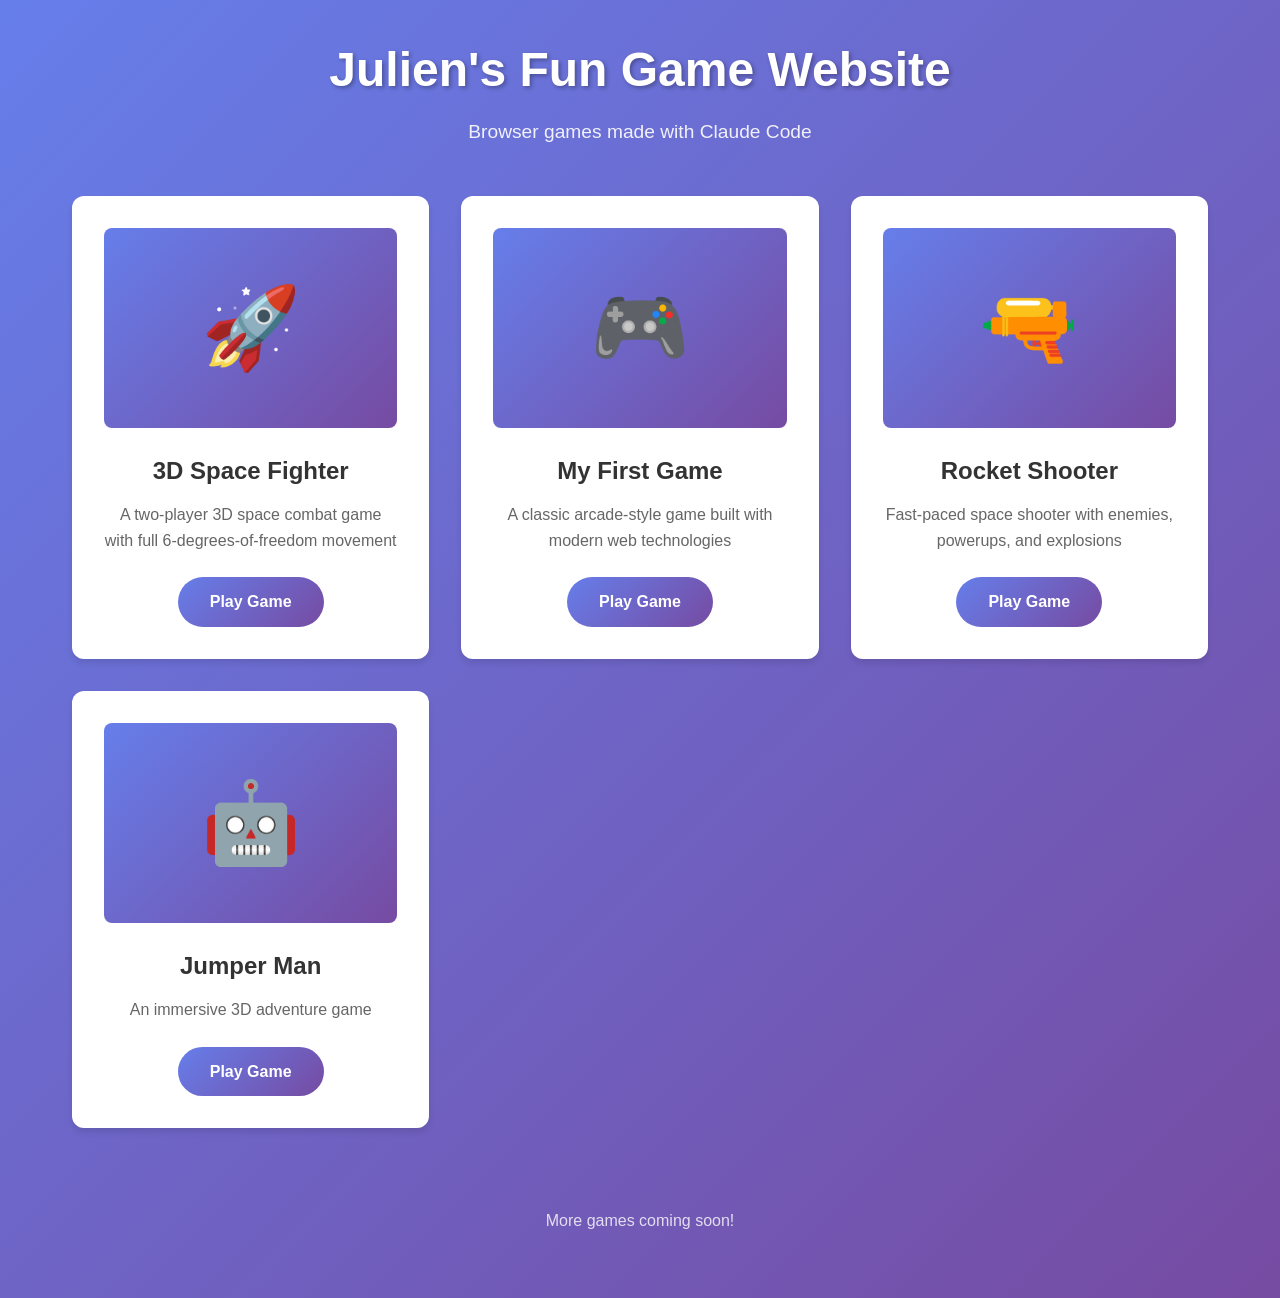
<file: index.html>
<!DOCTYPE html>
<html lang="en">
<head>
    <meta charset="UTF-8">
    <meta name="viewport" content="width=device-width, initial-scale=1.0">
    <title>Julien's Fun Game Website</title>
    <link rel="stylesheet" href="styles.css">
</head>
<body>
    <div class="container">
        <header>
            <h1>Julien's Fun Game Website</h1>
            <p class="subtitle">Browser games made with Claude Code</p>
        </header>

        <main class="games-grid">
            <div class="game-card">
                <div class="game-thumbnail">
                    <div class="game-icon">🚀</div>
                </div>
                <h2>3D Space Fighter</h2>
                <p>A two-player 3D space combat game with full 6-degrees-of-freedom movement</p>
                <a href="games/3dspace/index-3d.html" class="play-button">Play Game</a>
            </div>

            <div class="game-card">
                <div class="game-thumbnail">
                    <div class="game-icon">🎮</div>
                </div>
                <h2>My First Game</h2>
                <p>A classic arcade-style game built with modern web technologies</p>
                <a href="games/myfirstgame/index.html" class="play-button">Play Game</a>
            </div>

            <div class="game-card">
                <div class="game-thumbnail">
                    <div class="game-icon">🔫</div>
                </div>
                <h2>Rocket Shooter</h2>
                <p>Fast-paced space shooter with enemies, powerups, and explosions</p>
                <a href="games/rocketshooter/index.html" class="play-button">Play Game</a>
            </div>

            <div class="game-card">
                <div class="game-thumbnail">
                    <div class="game-icon">🤖</div>
                </div>
                <h2>Jumper Man</h2>
                <p>An immersive 3D adventure game</p>
                <a href="games/3dman/index.html" class="play-button">Play Game</a>
            </div>

            <!-- Future games will be added here -->
        </main>

        <footer>
            <p>More games coming soon!</p>
        </footer>
    </div>
</body>
</html>
</file>
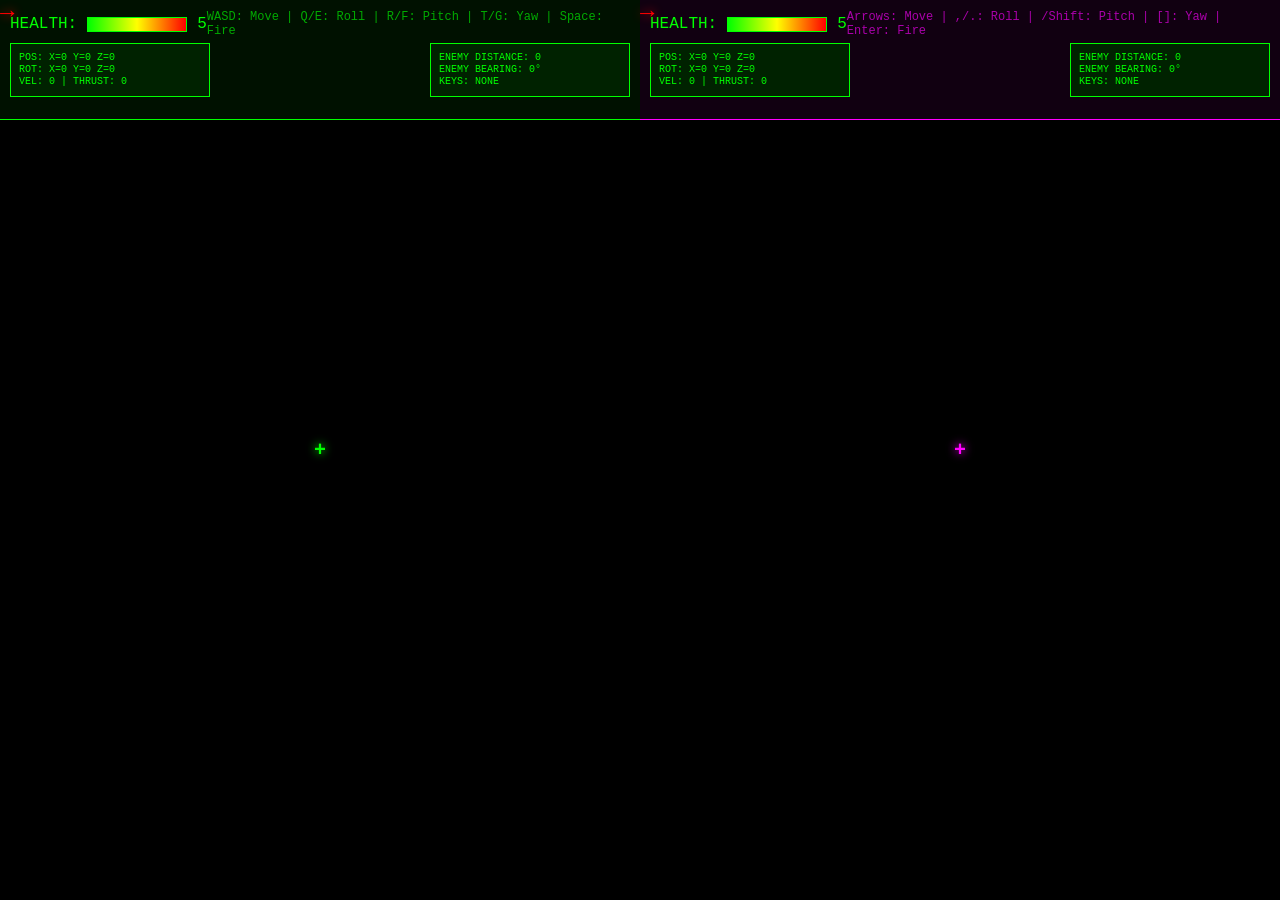
<file: games/3dspace/index.html>
<!DOCTYPE html>
<html lang="en">
<head>
    <meta charset="UTF-8">
    <meta name="viewport" content="width=device-width, initial-scale=1.0">
    <title>3D Space Fighter</title>
    <link rel="stylesheet" href="style.css">
</head>
<body>
    <div class="game-container">
        <div class="player1-section">
            <div class="hud">
                <div class="hud-row">
                    <div class="health-gauge">
                        <span>HEALTH:</span>
                        <div class="health-bar">
                            <div class="health-fill" id="health1" style="width: 100%"></div>
                        </div>
                        <span id="lives1">5</span>
                    </div>
                    <div class="controls-info">
                        <div>WASD: Move | Q/E: Roll | R/F: Pitch | T/G: Yaw | Space: Fire</div>
                    </div>
                </div>
                <div class="hud-row">
                    <div class="debug-panel" id="debug1">
                        <div>POS: X=<span id="pos1x">0</span> Y=<span id="pos1y">0</span> Z=<span id="pos1z">0</span></div>
                        <div>ROT: X=<span id="rot1x">0</span> Y=<span id="rot1y">0</span> Z=<span id="rot1z">0</span></div>
                        <div>VEL: <span id="vel1">0</span> | THRUST: <span id="thrust1">0</span></div>
                    </div>
                    <div class="debug-panel">
                        <div>ENEMY DISTANCE: <span id="distance1">0</span></div>
                        <div>ENEMY BEARING: <span id="bearing1">0°</span></div>
                        <div>KEYS: <span id="keys1">NONE</span></div>
                    </div>
                </div>
            </div>
            <canvas id="player1-canvas" width="640" height="480"></canvas>
            <div class="crosshair" id="crosshair1">+</div>
            <div class="targeting-arrow" id="arrow1">→</div>
        </div>
        
        <div class="divider"></div>
        
        <div class="player2-section">
            <div class="hud">
                <div class="hud-row">
                    <div class="health-gauge">
                        <span>HEALTH:</span>
                        <div class="health-bar">
                            <div class="health-fill" id="health2" style="width: 100%"></div>
                        </div>
                        <span id="lives2">5</span>
                    </div>
                    <div class="controls-info">
                        <div>Arrows: Move | ,/.: Roll | /Shift: Pitch | []: Yaw | Enter: Fire</div>
                    </div>
                </div>
                <div class="hud-row">
                    <div class="debug-panel" id="debug2">
                        <div>POS: X=<span id="pos2x">0</span> Y=<span id="pos2y">0</span> Z=<span id="pos2z">0</span></div>
                        <div>ROT: X=<span id="rot2x">0</span> Y=<span id="rot2y">0</span> Z=<span id="rot2z">0</span></div>
                        <div>VEL: <span id="vel2">0</span> | THRUST: <span id="thrust2">0</span></div>
                    </div>
                    <div class="debug-panel">
                        <div>ENEMY DISTANCE: <span id="distance2">0</span></div>
                        <div>ENEMY BEARING: <span id="bearing2">0°</span></div>
                        <div>KEYS: <span id="keys2">NONE</span></div>
                    </div>
                </div>
            </div>
            <canvas id="player2-canvas" width="640" height="480"></canvas>
            <div class="crosshair" id="crosshair2">+</div>
            <div class="targeting-arrow" id="arrow2">→</div>
        </div>
    </div>
    
    <div class="game-over" id="gameOver" style="display: none;">
        <h2 id="winnerText"></h2>
        <button onclick="restartGame()">Play Again</button>
    </div>
    
    <script src="vector3d.js"></script>
    <script src="ship.js"></script>
    <script src="controls.js"></script>
    <script src="game-fixed.js"></script>
</body>
</html>
</file>
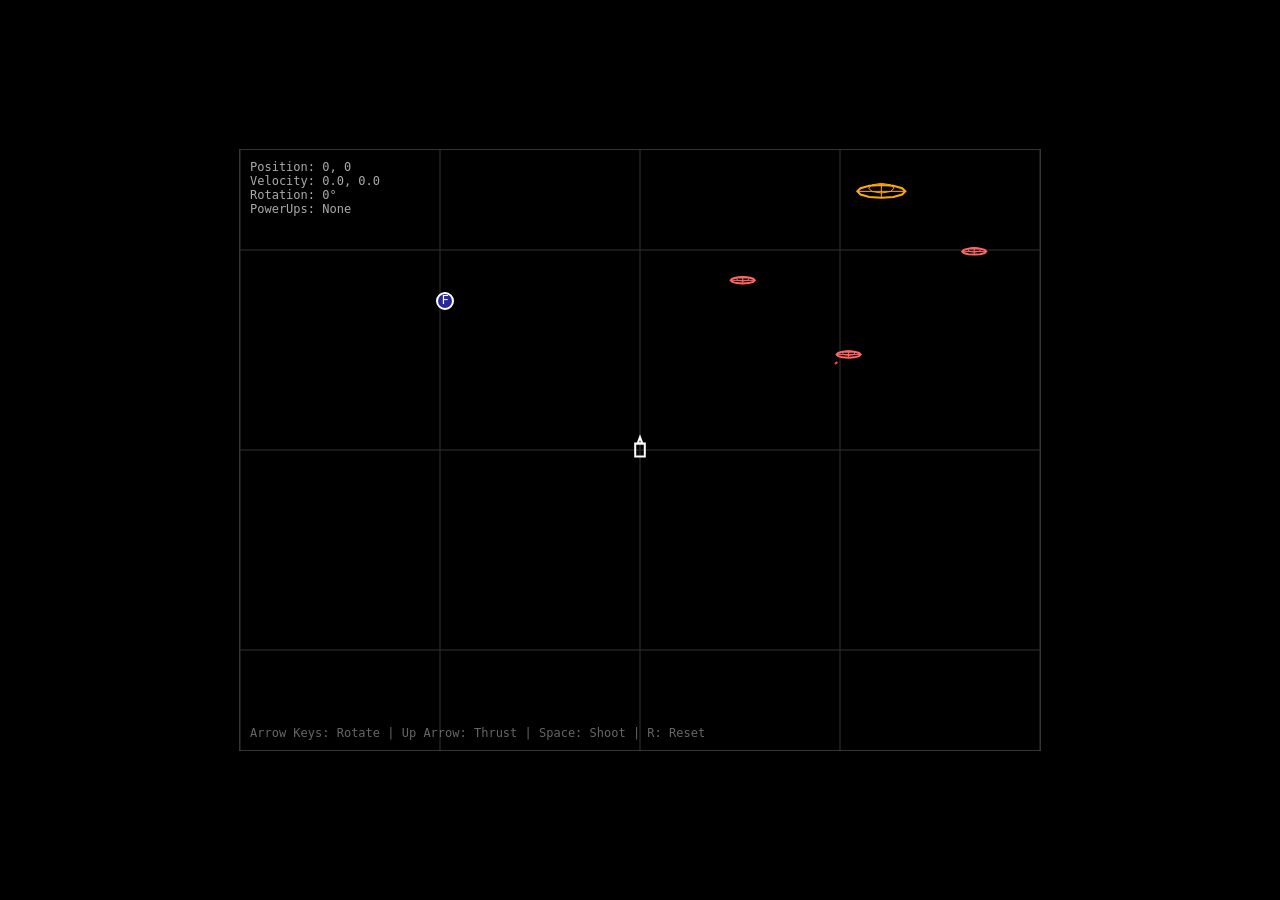
<file: games/rocketshooter/index.html>
<!DOCTYPE html>
<html lang="en">
<head>
    <meta charset="UTF-8">
    <meta name="viewport" content="width=device-width, initial-scale=1.0">
    <title>Rocketshooter</title>
    <style>
        body {
            margin: 0;
            padding: 0;
            background: #000;
            display: flex;
            justify-content: center;
            align-items: center;
            min-height: 100vh;
            font-family: monospace;
            color: white;
        }
        
        #gameContainer {
            position: relative;
            border: 1px solid #333;
        }
        
        #gameCanvas {
            display: block;
            background: #000;
        }
        
        #ui {
            position: absolute;
            top: 10px;
            left: 10px;
            font-size: 12px;
            color: #aaa;
        }
        
        #controls {
            position: absolute;
            bottom: 10px;
            left: 10px;
            font-size: 12px;
            color: #666;
        }
    </style>
</head>
<body>
    <div id="gameContainer">
        <canvas id="gameCanvas" width="800" height="600"></canvas>
        <div id="ui">
            <div>Position: <span id="positionDisplay">0, 0</span></div>
            <div>Velocity: <span id="velocityDisplay">0, 0</span></div>
            <div>Rotation: <span id="rotationDisplay">0°</span></div>
            <div>PowerUps: <span id="powerUpDisplay">None</span></div>
        </div>
        <div id="controls">
            Arrow Keys: Rotate | Up Arrow: Thrust | Space: Shoot | R: Reset
        </div>
    </div>
    
    <script src="vector.js"></script>
    <script src="ship.js"></script>
    <script src="projectile.js"></script>
    <script src="powerup.js"></script>
    <script src="enemy.js"></script>
    <script src="explosion.js"></script>
    <script src="starfield.js"></script>
    <script src="renderer.js"></script>
    <script src="game.js"></script>
</body>
</html>
</file>
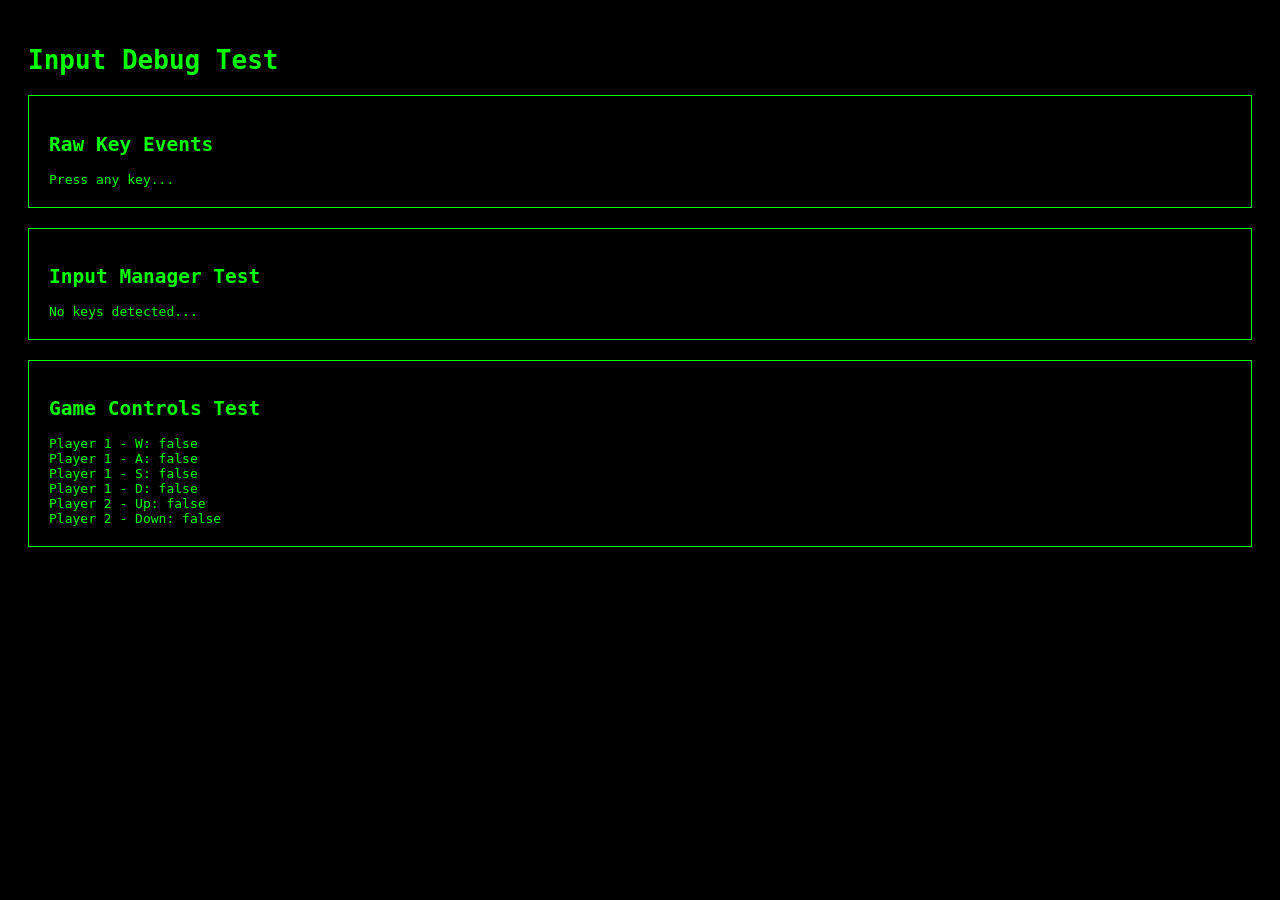
<file: games/3dspace/debug-input.html>
<!DOCTYPE html>
<html lang="en">
<head>
    <meta charset="UTF-8">
    <meta name="viewport" content="width=device-width, initial-scale=1.0">
    <title>Input Debug Test</title>
    <style>
        body {
            background: black;
            color: lime;
            font-family: monospace;
            padding: 20px;
        }
        .test-area {
            border: 1px solid lime;
            padding: 20px;
            margin: 20px 0;
        }
    </style>
</head>
<body>
    <h1>Input Debug Test</h1>
    
    <div class="test-area">
        <h2>Raw Key Events</h2>
        <div id="raw-keys">Press any key...</div>
    </div>
    
    <div class="test-area">
        <h2>Input Manager Test</h2>
        <div id="input-manager-keys">No keys detected...</div>
    </div>
    
    <div class="test-area">
        <h2>Game Controls Test</h2>
        <div>Player 1 - W: <span id="w-key">false</span></div>
        <div>Player 1 - A: <span id="a-key">false</span></div>
        <div>Player 1 - S: <span id="s-key">false</span></div>
        <div>Player 1 - D: <span id="d-key">false</span></div>
        <div>Player 2 - Up: <span id="up-key">false</span></div>
        <div>Player 2 - Down: <span id="down-key">false</span></div>
    </div>

    <script>
        // Raw key event test
        document.addEventListener('keydown', (e) => {
            document.getElementById('raw-keys').textContent = `Key Down: ${e.key} (${e.code})`;
            console.log('Raw keydown:', e.key, e.code);
        });

        document.addEventListener('keyup', (e) => {
            document.getElementById('raw-keys').textContent = `Key Up: ${e.key} (${e.code})`;
            console.log('Raw keyup:', e.key, e.code);
        });

        // InputManager test
        class TestInputManager {
            constructor() {
                this.keys = {};
                this.setupEventListeners();
            }

            setupEventListeners() {
                document.addEventListener('keydown', (e) => {
                    console.log('InputManager keydown:', e.key, e.key.toLowerCase());
                    this.keys[e.key.toLowerCase()] = true;
                    this.updateDisplay();
                });

                document.addEventListener('keyup', (e) => {
                    console.log('InputManager keyup:', e.key, e.key.toLowerCase());
                    this.keys[e.key.toLowerCase()] = false;
                    this.updateDisplay();
                });
            }

            isPressed(key) {
                return !!this.keys[key.toLowerCase()];
            }

            updateDisplay() {
                const pressedKeys = Object.keys(this.keys).filter(key => this.keys[key]);
                document.getElementById('input-manager-keys').textContent = 
                    pressedKeys.length > 0 ? `Pressed: ${pressedKeys.join(', ')}` : 'No keys pressed';
                
                // Update specific key tests
                document.getElementById('w-key').textContent = this.isPressed('w');
                document.getElementById('a-key').textContent = this.isPressed('a');
                document.getElementById('s-key').textContent = this.isPressed('s');
                document.getElementById('d-key').textContent = this.isPressed('d');
                document.getElementById('up-key').textContent = this.isPressed('arrowup');
                document.getElementById('down-key').textContent = this.isPressed('arrowdown');
            }
        }

        const inputManager = new TestInputManager();
        console.log('Input test initialized');
    </script>
</body>
</html>
</file>
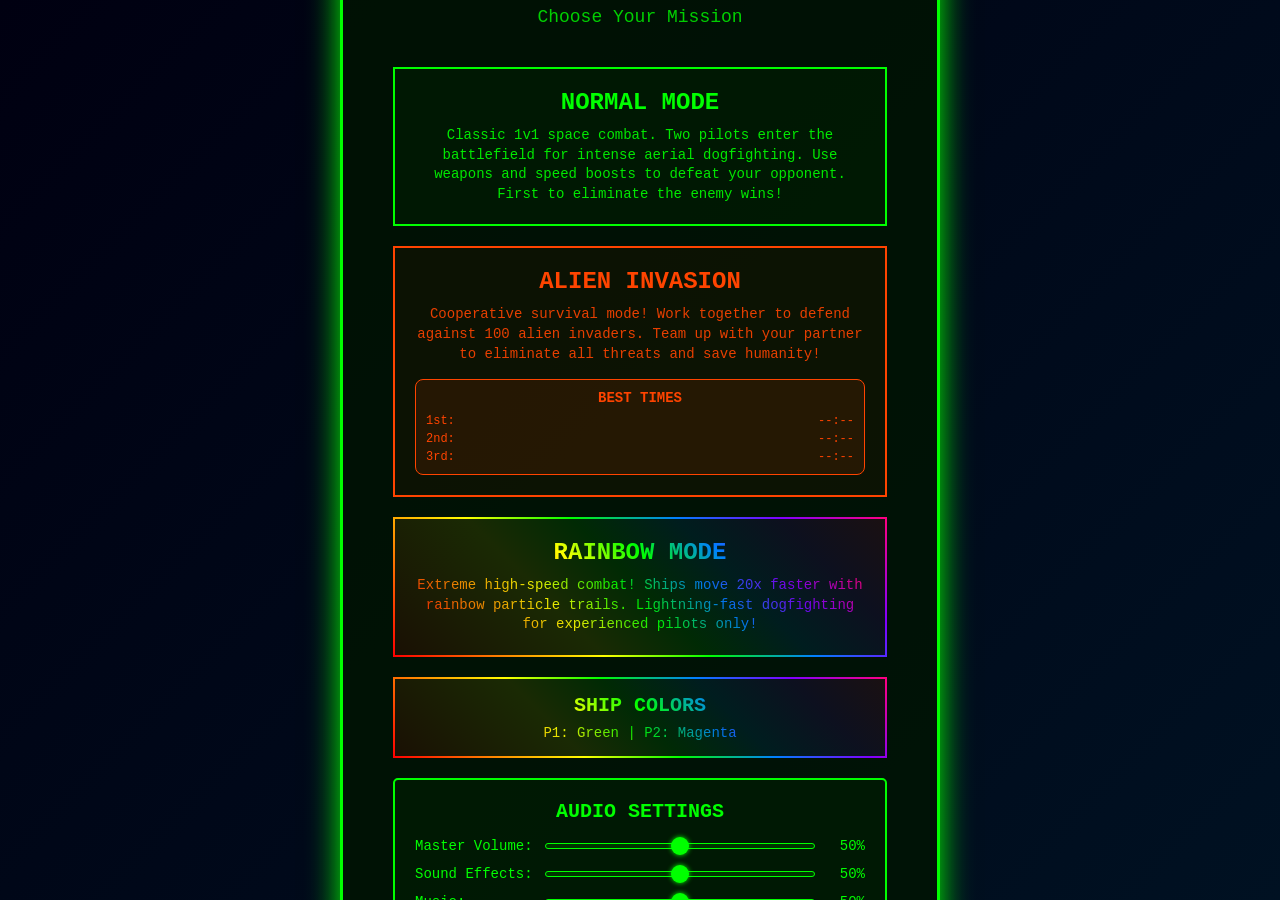
<file: games/3dspace/index-3d.html>
<!DOCTYPE html>
<html lang="en">
<head>
    <meta charset="UTF-8">
    <meta name="viewport" content="width=device-width, initial-scale=1.0">
    <title>3D Space Fighter - Cockpit View</title>
    <style>
        * {
            margin: 0;
            padding: 0;
            box-sizing: border-box;
        }

        body {
            background-color: #000;
            color: #0f0;
            font-family: 'Courier New', monospace;
            overflow: hidden;
        }

        .game-container {
            display: flex;
            height: 100vh;
            width: 100vw;
        }

        .player-section {
            flex: 1;
            position: relative;
            display: flex;
            flex-direction: column;
        }

        .divider {
            width: 2px;
            background-color: #0f0;
            box-shadow: 0 0 10px #0f0;
        }

        .hud {
            height: 80px;
            background-color: #001100;
            border-bottom: 1px solid #0f0;
            padding: 8px;
            font-size: 11px;
            display: grid;
            grid-template-columns: 1fr 1fr 1fr;
            gap: 8px;
        }

        .debug-panel {
            background-color: #002200;
            border: 1px solid #0f0;
            padding: 4px;
            overflow: hidden;
        }

        canvas {
            background-color: #000;
            flex: 1;
            cursor: none;
        }

        .crosshair {
            position: absolute;
            top: 50%;
            left: 50%;
            transform: translate(-50%, -50%);
            color: #ff0;
            font-size: 20px;
            font-weight: bold;
            text-shadow: 0 0 15px #ff0;
            pointer-events: none;
            z-index: 15;
            font-family: 'Courier New', monospace;
        }

        .windshield-frame {
            position: absolute;
            top: 0;
            left: 0;
            right: 0;
            bottom: 0;
            pointer-events: none;
            z-index: 5;
        }

        .player2-section .hud {
            background-color: #110011;
            border-bottom-color: #f0f;
        }

        .player2-section .debug-panel {
            background-color: #220022;
            border-color: #f0f;
        }

        .player2-section .crosshair {
            color: #f80;
            text-shadow: 0 0 10px #f80;
        }

        .health-bars {
            font-family: monospace;
            font-weight: bold;
            font-size: 14px;
        }

        .player1-section .health-bars {
            color: #0f0;
            text-shadow: 0 0 5px #0f0;
        }

        .player2-section .health-bars {
            color: #f0f;
            text-shadow: 0 0 5px #f0f;
        }

        .game-over {
            position: fixed;
            top: 50%;
            left: 50%;
            transform: translate(-50%, -50%);
            background-color: rgba(0, 0, 0, 0.9);
            border: 2px solid #0f0;
            padding: 40px;
            text-align: center;
            z-index: 1000;
            color: #0f0;
            font-family: 'Courier New', monospace;
            box-shadow: 0 0 20px #0f0;
        }

        .game-over h2 {
            font-size: 24px;
            margin-bottom: 20px;
            text-shadow: 0 0 10px #0f0;
        }

        .game-over button {
            background-color: #001100;
            border: 1px solid #0f0;
            color: #0f0;
            padding: 10px 20px;
            font-family: 'Courier New', monospace;
            font-size: 14px;
            cursor: pointer;
            transition: all 0.3s;
        }

        .game-over button:hover {
            background-color: #002200;
            box-shadow: 0 0 10px #0f0;
        }

        .control-indicators {
            position: absolute;
            bottom: 25px;
            left: 50%;
            transform: translateX(-50%);
            z-index: 20;
            pointer-events: none;
            background-color: rgba(0, 0, 0, 0.8);
            padding: 5px;
            border-radius: 5px;
        }

        .indicator-row {
            display: flex;
            justify-content: center;
            gap: 8px;
            margin-bottom: 4px;
        }

        .control-indicator {
            background-color: rgba(0, 0, 0, 0.7);
            border: 1px solid #333;
            padding: 4px 8px;
            font-family: 'Courier New', monospace;
            font-size: 10px;
            border-radius: 3px;
            transition: all 0.1s;
            min-width: 40px;
            text-align: center;
        }

        .player1-section .control-indicator {
            color: #666;
            border-color: #0f0;
        }

        .player1-section .control-indicator.active {
            background-color: #0f0;
            color: #000;
            box-shadow: 0 0 8px #0f0;
        }

        .player2-section .control-indicator {
            color: #666;
            border-color: #f0f;
        }

        .player2-section .control-indicator.active {
            background-color: #f0f;
            color: #000;
            box-shadow: 0 0 8px #f0f;
        }

        .radar-indicator {
            position: absolute;
            top: 20px;
            right: 20px;
            z-index: 10;
            pointer-events: none;
        }

        .radar-circle {
            width: 60px;
            height: 60px;
            border: 2px solid;
            border-radius: 50%;
            position: relative;
            background-color: rgba(0, 0, 0, 0.3);
        }

        .player1-section .radar-circle {
            border-color: #0f0;
            box-shadow: 0 0 5px #0f0;
        }

        .player2-section .radar-circle {
            border-color: #f0f;
            box-shadow: 0 0 5px #f0f;
        }

        .radar-arrow {
            position: absolute;
            top: 50%;
            left: 50%;
            transform: translate(-50%, -50%);
            font-size: 16px;
            font-weight: bold;
            transition: transform 0.1s ease;
            transform-origin: center;
        }

        .player1-section .radar-arrow {
            color: #0f0;
            text-shadow: 0 0 5px #0f0;
        }

        .player2-section .radar-arrow {
            color: #f0f;
            text-shadow: 0 0 5px #f0f;
        }

        .cracked-screen {
            position: absolute;
            top: 0;
            left: 0;
            right: 0;
            bottom: 0;
            pointer-events: none;
            z-index: 100;
            display: none;
            background: radial-gradient(circle at center, rgba(255,255,255,0.1) 0%, rgba(0,0,0,0.3) 100%);
        }

        .cracked-screen::before {
            content: '';
            position: absolute;
            top: 0;
            left: 0;
            right: 0;
            bottom: 0;
            background-image: 
                linear-gradient(45deg, transparent 30%, rgba(255,255,255,0.1) 31%, rgba(255,255,255,0.1) 32%, transparent 33%),
                linear-gradient(-45deg, transparent 40%, rgba(255,255,255,0.15) 41%, rgba(255,255,255,0.15) 42%, transparent 43%),
                linear-gradient(30deg, transparent 25%, rgba(255,255,255,0.1) 26%, rgba(255,255,255,0.1) 27%, transparent 28%),
                linear-gradient(-30deg, transparent 35%, rgba(255,255,255,0.1) 36%, rgba(255,255,255,0.1) 37%, transparent 38%),
                linear-gradient(60deg, transparent 45%, rgba(255,255,255,0.2) 46%, rgba(255,255,255,0.2) 47%, transparent 48%);
            background-size: 
                200px 200px,
                150px 150px,
                300px 300px,
                250px 250px,
                180px 180px;
            background-position:
                20% 30%,
                60% 70%,
                80% 20%,
                30% 80%,
                70% 40%;
        }

        .cracked-screen::after {
            content: '';
            position: absolute;
            top: 0;
            left: 0;
            right: 0;
            bottom: 0;
            background-image: 
                radial-gradient(circle at 40% 60%, rgba(255,255,255,0.3) 1px, transparent 2px),
                radial-gradient(circle at 70% 30%, rgba(255,255,255,0.2) 1px, transparent 2px),
                radial-gradient(circle at 20% 80%, rgba(255,255,255,0.25) 1px, transparent 2px);
            background-size: 50px 50px, 75px 75px, 60px 60px;
        }

        .cracked-screen.show {
            display: block;
            animation: crackAppear 0.5s ease-out;
        }

        @keyframes crackAppear {
            from {
                opacity: 0;
                transform: scale(0.8);
            }
            to {
                opacity: 1;
                transform: scale(1);
            }
        }

        .options-menu {
            position: fixed;
            top: 0;
            left: 0;
            width: 100%;
            height: 100%;
            background: linear-gradient(135deg, #000011, #001122);
            display: flex;
            align-items: center;
            justify-content: center;
            z-index: 2000;
            font-family: 'Courier New', monospace;
        }

        .options-content {
            text-align: center;
            padding: 50px;
            border: 3px solid #0f0;
            background: rgba(0, 20, 0, 0.8);
            box-shadow: 0 0 30px #0f0;
            max-width: 600px;
        }

        .options-title {
            font-size: 36px;
            color: #0f0;
            text-shadow: 0 0 20px #0f0;
            margin-bottom: 30px;
            font-weight: bold;
        }

        .options-subtitle {
            font-size: 18px;
            color: #0f0;
            margin-bottom: 40px;
            opacity: 0.8;
        }

        .game-mode {
            margin: 20px 0;
            padding: 20px;
            border: 2px solid #0f0;
            background: rgba(0, 40, 0, 0.3);
            cursor: pointer;
            transition: all 0.3s;
        }

        .game-mode:hover {
            background: rgba(0, 60, 0, 0.6);
            box-shadow: 0 0 15px #0f0;
            transform: scale(1.02);
        }

        .mode-title {
            font-size: 24px;
            color: #0f0;
            font-weight: bold;
            margin-bottom: 10px;
        }

        .mode-description {
            font-size: 14px;
            color: #0f0;
            opacity: 0.9;
            line-height: 1.4;
        }

        .alien-mode {
            border-color: #ff4400;
            background: rgba(40, 20, 0, 0.3);
        }

        .alien-mode:hover {
            background: rgba(60, 30, 0, 0.6);
            box-shadow: 0 0 15px #ff4400;
        }

        .alien-mode .mode-title {
            color: #ff4400;
        }

        .alien-mode .mode-description {
            color: #ff4400;
        }

        .rainbow-mode {
            border: 2px solid;
            border-image: linear-gradient(45deg, #ff0000, #ff8000, #ffff00, #00ff00, #0080ff, #8000ff, #ff0080) 1;
            background: linear-gradient(45deg, rgba(255,0,0,0.1), rgba(255,128,0,0.1), rgba(255,255,0,0.1), rgba(0,255,0,0.1), rgba(0,128,255,0.1), rgba(128,0,255,0.1), rgba(255,0,128,0.1));
            animation: rainbow-shift 2s infinite;
        }

        .rainbow-mode:hover {
            background: linear-gradient(45deg, rgba(255,0,0,0.3), rgba(255,128,0,0.3), rgba(255,255,0,0.3), rgba(0,255,0,0.3), rgba(0,128,255,0.3), rgba(128,0,255,0.3), rgba(255,0,128,0.3));
            box-shadow: 0 0 20px rgba(255,255,255,0.6);
            transform: scale(1.05);
        }

        .rainbow-mode .mode-title {
            background: linear-gradient(45deg, #ff0000, #ff8000, #ffff00, #00ff00, #0080ff, #8000ff, #ff0080);
            -webkit-background-clip: text;
            -webkit-text-fill-color: transparent;
            background-clip: text;
            font-weight: bold;
        }

        .rainbow-mode .mode-description {
            background: linear-gradient(45deg, #ff0000, #ff8000, #ffff00, #00ff00, #0080ff, #8000ff, #ff0080);
            -webkit-background-clip: text;
            -webkit-text-fill-color: transparent;
            background-clip: text;
        }
        .high-scores {
            margin-top: 15px;
            padding: 10px;
            background-color: rgba(255, 68, 0, 0.1);
            border-radius: 8px;
            border: 1px solid #ff4400;
        }
        .high-scores-title {
            font-size: 14px;
            font-weight: bold;
            color: #ff4400;
            margin-bottom: 8px;
            text-align: center;
        }
        .score-entry {
            font-size: 12px;
            color: #ff4400;
            margin-bottom: 4px;
            display: flex;
            justify-content: space-between;
            align-items: center;
        }
        .score-entry:last-child {
            margin-bottom: 0;
        }

        .alien-counter {
            position: fixed;
            top: 50%;
            left: 50%;
            transform: translate(-50%, -50%);
            z-index: 50;
            pointer-events: none;
            text-align: center;
            font-family: 'Courier New', monospace;
        }

        .alien-counter.hidden {
            display: none;
        }

        .aliens-remaining {
            font-size: 72px;
            font-weight: bold;
            color: #ff4400;
            text-shadow: 0 0 20px #ff4400, 0 0 40px #ff4400;
            margin-bottom: 10px;
        }
        .stopwatch {
            position: fixed;
            bottom: 20px;
            left: 50%;
            transform: translateX(-50%);
            z-index: 50;
            pointer-events: none;
            text-align: center;
            font-family: 'Courier New', monospace;
            background-color: rgba(0, 0, 0, 0.8);
            padding: 10px 20px;
            border-radius: 8px;
            border: 2px solid #0f0;
        }
        .stopwatch.hidden {
            display: none;
        }
        .timer-display {
            font-size: 24px;
            font-weight: bold;
            color: #0f0;
            text-shadow: 0 0 10px #0f0;
        }
        .timer-label {
            font-size: 12px;
            color: #0f0;
            opacity: 0.8;
            margin-top: 2px;
        }
        .back-to-menu-btn {
            position: fixed;
            bottom: 20px;
            right: 20px;
            z-index: 100;
            background-color: rgba(0, 0, 0, 0.8);
            border: 2px solid #ff4400;
            color: #ff4400;
            padding: 8px 16px;
            font-family: 'Courier New', monospace;
            font-size: 12px;
            font-weight: bold;
            cursor: pointer;
            border-radius: 4px;
            transition: all 0.3s;
            text-transform: uppercase;
        }
        .back-to-menu-btn:hover {
            background-color: #ff4400;
            color: #000;
            box-shadow: 0 0 15px #ff4400;
            transform: scale(1.05);
        }
        .back-to-menu-btn.hidden {
            display: none;
        }

        .music-controls {
            position: fixed;
            bottom: 20px;
            left: 20px;
            z-index: 1000;
            display: flex;
            flex-direction: column;
            gap: 5px;
        }

        .music-controls.hidden {
            display: none;
        }

        .music-buttons {
            display: flex;
            flex-direction: column;
            gap: 3px;
        }

        .music-btn {
            background-color: #001100;
            border: 1px solid #0f0;
            color: #0f0;
            padding: 4px 8px;
            font-family: 'Courier New', monospace;
            font-size: 10px;
            cursor: pointer;
            border-radius: 3px;
            transition: all 0.2s;
            text-align: left;
            min-width: 90px;
        }

        .music-btn:hover {
            background-color: #0f0;
            color: #000;
            box-shadow: 0 0 5px #0f0;
            transform: scale(1.02);
        }

        .music-btn.active {
            background-color: #0f0;
            color: #000;
            box-shadow: 0 0 8px #0f0;
            font-weight: bold;
        }

        .music-btn.off {
            border-color: #ff4400;
            color: #ff4400;
        }

        .music-btn.off:hover {
            background-color: #ff4400;
            color: #000;
            box-shadow: 0 0 5px #ff4400;
        }

        .music-btn.off.active {
            background-color: #ff4400;
            color: #000;
            box-shadow: 0 0 8px #ff4400;
        }

        .aliens-label {
            font-size: 24px;
            color: #ff4400;
            text-shadow: 0 0 10px #ff4400;
            opacity: 0.8;
        }
        .color-button {
            margin: 20px 0;
            padding: 15px;
            border: 2px solid;
            border-image: linear-gradient(45deg, #ff0000, #ff8000, #ffff00, #00ff00, #0080ff, #8000ff, #ff0080) 1;
            background: linear-gradient(45deg, rgba(255,0,0,0.1), rgba(255,128,0,0.1), rgba(255,255,0,0.1), rgba(0,255,0,0.1), rgba(0,128,255,0.1), rgba(128,0,255,0.1), rgba(255,0,128,0.1));
            cursor: pointer;
            transition: all 0.3s;
            animation: rainbow-shift 3s infinite;
        }
        .color-button:hover {
            background: linear-gradient(45deg, rgba(255,0,0,0.3), rgba(255,128,0,0.3), rgba(255,255,0,0.3), rgba(0,255,0,0.3), rgba(0,128,255,0.3), rgba(128,0,255,0.3), rgba(255,0,128,0.3));
            box-shadow: 0 0 15px rgba(255,255,255,0.5);
            transform: scale(1.02);
        }
        .color-title {
            font-size: 20px;
            background: linear-gradient(45deg, #ff0000, #ff8000, #ffff00, #00ff00, #0080ff, #8000ff, #ff0080);
            -webkit-background-clip: text;
            -webkit-text-fill-color: transparent;
            background-clip: text;
            font-weight: bold;
            margin-bottom: 8px;
        }
        .color-description {
            font-size: 14px;
            background: linear-gradient(45deg, #ff0000, #ff8000, #ffff00, #00ff00, #0080ff, #8000ff, #ff0080);
            -webkit-background-clip: text;
            -webkit-text-fill-color: transparent;
            background-clip: text;
            opacity: 0.9;
        }
        @keyframes rainbow-shift {
            0% { filter: hue-rotate(0deg); }
            100% { filter: hue-rotate(360deg); }
        }

        .game-over-buttons {
            margin-top: 20px;
        }

        .game-over-buttons button {
            background-color: #001100;
            border: 1px solid #0f0;
            color: #0f0;
            padding: 12px 24px;
            font-family: 'Courier New', monospace;
            font-size: 14px;
            cursor: pointer;
            transition: all 0.3s;
            margin: 0 10px;
        }

        .game-over-buttons button:hover {
            background-color: #0f0;
            color: #000;
            box-shadow: 0 0 15px #0f0;
        }

        .game-over-buttons .menu-button {
            border-color: #ff4400;
            color: #ff4400;
        }

        .game-over-buttons .menu-button:hover {
            background-color: #ff4400;
            color: #000;
            box-shadow: 0 0 15px #ff4400;
        }

        .volume-controls {
            margin: 20px 0;
            padding: 20px;
            border: 2px solid #0f0;
            background: rgba(0, 40, 0, 0.3);
            border-radius: 5px;
        }

        .volume-title {
            font-size: 20px;
            color: #0f0;
            font-weight: bold;
            margin-bottom: 15px;
            text-align: center;
        }

        .volume-control {
            display: flex;
            align-items: center;
            margin: 12px 0;
            gap: 10px;
        }

        .volume-control label {
            color: #0f0;
            font-size: 14px;
            min-width: 120px;
            text-align: left;
        }

        .volume-slider {
            flex: 1;
            height: 6px;
            background: #003300;
            border: 1px solid #0f0;
            border-radius: 3px;
            outline: none;
            appearance: none;
            cursor: pointer;
        }

        .volume-slider::-webkit-slider-thumb {
            appearance: none;
            width: 18px;
            height: 18px;
            background: #0f0;
            border-radius: 50%;
            cursor: pointer;
            box-shadow: 0 0 5px #0f0;
        }

        .volume-slider::-moz-range-thumb {
            width: 18px;
            height: 18px;
            background: #0f0;
            border: none;
            border-radius: 50%;
            cursor: pointer;
            box-shadow: 0 0 5px #0f0;
        }

        .volume-control span {
            color: #0f0;
            font-size: 14px;
            min-width: 40px;
            text-align: right;
        }
    </style>
</head>
<body>
    <!-- Options Menu -->
    <div class="options-menu" id="optionsMenu">
        <div class="options-content">
            <div class="options-title">3D SPACE FIGHTER</div>
            <div class="options-subtitle">Choose Your Mission</div>
            
            <div class="game-mode" onclick="startGame('normal')">
                <div class="mode-title">NORMAL MODE</div>
                <div class="mode-description">
                    Classic 1v1 space combat. Two pilots enter the battlefield for intense aerial dogfighting.
                    Use weapons and speed boosts to defeat your opponent. First to eliminate the enemy wins!
                </div>
            </div>
            
            <div class="game-mode alien-mode" onclick="startGame('alien')">
                <div class="mode-title">ALIEN INVASION</div>
                <div class="mode-description">
                    Cooperative survival mode! Work together to defend against 100 alien invaders.
                    Team up with your partner to eliminate all threats and save humanity!
                </div>
                <div class="high-scores">
                    <div class="high-scores-title">BEST TIMES</div>
                    <div class="score-entry">1st: <span id="highScore1">--:--</span></div>
                    <div class="score-entry">2nd: <span id="highScore2">--:--</span></div>
                    <div class="score-entry">3rd: <span id="highScore3">--:--</span></div>
                </div>
            </div>

            <div class="game-mode rainbow-mode" onclick="startGame('rainbow')">
                <div class="mode-title">RAINBOW MODE</div>
                <div class="mode-description">
                    Extreme high-speed combat! Ships move 20x faster with rainbow particle trails.
                    Lightning-fast dogfighting for experienced pilots only!
                </div>
            </div>

            <div class="color-button" onclick="cycleShipColors()">
                <div class="color-title">SHIP COLORS</div>
                <div class="color-description">
                    P1: <span id="p1ColorName">Green</span> | P2: <span id="p2ColorName">Magenta</span>
                </div>
            </div>

            <div class="volume-controls">
                <div class="volume-title">AUDIO SETTINGS</div>
                <div class="volume-control">
                    <label for="masterVolume">Master Volume:</label>
                    <input type="range" id="masterVolume" min="0" max="100" value="50" class="volume-slider">
                    <span id="masterVolumeValue">50%</span>
                </div>
                <div class="volume-control">
                    <label for="sfxVolume">Sound Effects:</label>
                    <input type="range" id="sfxVolume" min="0" max="100" value="50" class="volume-slider">
                    <span id="sfxVolumeValue">50%</span>
                </div>
                <div class="volume-control">
                    <label for="musicVolume">Music:</label>
                    <input type="range" id="musicVolume" min="0" max="100" value="50" class="volume-slider">
                    <span id="musicVolumeValue">50%</span>
                </div>
            </div>
        </div>
    </div>

    <div class="game-container">
        <div class="player-section player1-section">
            <div class="hud">
                <div class="debug-panel">
                    <div>PLAYER 1 COCKPIT</div>
                    <div>HEALTH: <span class="health-bars" id="p1health">█████</span></div>
                    <div>POS: <span id="p1x">0</span>,<span id="p1y">0</span>,<span id="p1z">0</span></div>
                    <div>VEL: <span id="p1vel">0</span></div>
                </div>
                <div class="debug-panel">
                    <div>CONTROLS: WS=Pitch AD/JL=Yaw IK=Thrust Space=Fire</div>
                    <div>KEYS: <span id="p1keys">NONE</span></div>
                    <div>AIM: <span id="p1aim">0,0</span></div>
                </div>
                <div class="debug-panel">
                    <div>TARGET DISTANCE: <span id="p1dist">0</span></div>
                    <div>SHOTS: <span id="p1shots">0</span></div>
                    <div>STATUS: <span id="p1status">READY</span></div>
                </div>
            </div>
            <canvas id="canvas1" width="640" height="480"></canvas>
            <div class="windshield-frame" id="frame1"></div>
            <div class="crosshair">✠</div>
            <div class="radar-indicator">
                <div class="radar-circle">
                    <div class="radar-arrow" id="p1-radar-arrow">→</div>
                </div>
            </div>
            <div class="control-indicators">
                <div class="indicator-row">
                    <div class="control-indicator" id="p1-up">↑ W</div>
                    <div class="control-indicator" id="p1-thrust">⚡ I</div>
                    <div class="control-indicator" id="p1-fire">🔥 SPC</div>
                </div>
                <div class="indicator-row">
                    <div class="control-indicator" id="p1-left">← A</div>
                    <div class="control-indicator" id="p1-down">↓ S</div>
                    <div class="control-indicator" id="p1-right">→ D</div>
                </div>
                <div class="indicator-row">
                    <div class="control-indicator" id="p1-retro">⚡ K</div>
                </div>
            </div>
            <div class="cracked-screen" id="p1-cracks"></div>
        </div>
        
        <div class="divider"></div>
        
        <div class="player-section player2-section">
            <div class="hud">
                <div class="debug-panel">
                    <div>PLAYER 2 COCKPIT</div>
                    <div>HEALTH: <span class="health-bars" id="p2health">█████</span></div>
                    <div>POS: <span id="p2x">0</span>,<span id="p2y">0</span>,<span id="p2z">0</span></div>
                    <div>VEL: <span id="p2vel">0</span></div>
                </div>
                <div class="debug-panel">
                    <div>CONTROLS: ↕=Pitch ↔/46=Yaw 85=Thrust 0=Fire</div>
                    <div>KEYS: <span id="p2keys">NONE</span></div>
                    <div>AIM: <span id="p2aim">0,0</span></div>
                </div>
                <div class="debug-panel">
                    <div>TARGET DISTANCE: <span id="p2dist">0</span></div>
                    <div>SHOTS: <span id="p2shots">0</span></div>
                    <div>STATUS: <span id="p2status">READY</span></div>
                </div>
            </div>
            <canvas id="canvas2" width="640" height="480"></canvas>
            <div class="windshield-frame" id="frame2"></div>
            <div class="crosshair">✠</div>
            <div class="radar-indicator">
                <div class="radar-circle">
                    <div class="radar-arrow" id="p2-radar-arrow">→</div>
                </div>
            </div>
            <div class="control-indicators">
                <div class="indicator-row">
                    <div class="control-indicator" id="p2-up">↑ ↑</div>
                    <div class="control-indicator" id="p2-thrust">⚡ 8</div>
                    <div class="control-indicator" id="p2-fire">🔥 0</div>
                </div>
                <div class="indicator-row">
                    <div class="control-indicator" id="p2-left">← ←</div>
                    <div class="control-indicator" id="p2-down">↓ ↓</div>
                    <div class="control-indicator" id="p2-right">→ →</div>
                </div>
                <div class="indicator-row">
                    <div class="control-indicator" id="p2-retro">⚡ 5</div>
                </div>
            </div>
            <div class="cracked-screen" id="p2-cracks"></div>
        </div>
    </div>

    <!-- Alien Counter Display -->
    <div class="alien-counter hidden" id="alienCounter">
        <div class="aliens-remaining" id="aliensRemaining">100</div>
        <div>ALIENS REMAINING</div>
    </div>
    
    <!-- Stopwatch for Alien Invasion Mode -->
    <div class="stopwatch hidden" id="stopwatch">
        <div class="timer-display" id="timerDisplay">00:00</div>
        <div class="timer-label">TIME ELAPSED</div>
    </div>
    
    <!-- End Game Button (shown during gameplay) -->
    <button class="back-to-menu-btn hidden" id="backToMenuBtn" onclick="backToMenu()">
        End Game Now
    </button>

    <!-- Music Selection Buttons (shown during gameplay) -->
    <div class="music-controls hidden" id="musicControls">
        <div class="music-buttons">
            <button class="music-btn active" id="musicBtn1" onclick="selectMusic(1)">🎵 Classic</button>
            <button class="music-btn" id="musicBtn2" onclick="selectMusic(2)">🔥 Intense</button>
            <button class="music-btn" id="musicBtn3" onclick="selectMusic(3)">🌈 Psychedelic</button>
            <button class="music-btn" id="musicBtn4" onclick="selectMusic(4)">🚀 Epic</button>
            <button class="music-btn" id="musicBtn5" onclick="selectMusic(5)">⚡ Electronic</button>
            <button class="music-btn off" id="musicBtnOff" onclick="selectMusic(0)">🔇 OFF</button>
        </div>
    </div>
    
    <div class="game-over" id="gameOver" style="display: none;">
        <h2 id="winnerText"></h2>
        <div class="game-over-buttons">
            <button onclick="restartGame()">Play Again</button>
            <button class="menu-button" onclick="backToMenu()">Back to Menu</button>
        </div>
    </div>

    <script>
        console.log('Starting 3D cockpit space fighter...');

        // Enhanced Vector3D class
        class Vector3D {
            constructor(x = 0, y = 0, z = 0) {
                this.x = x;
                this.y = y;
                this.z = z;
            }

            add(other) {
                return new Vector3D(this.x + other.x, this.y + other.y, this.z + other.z);
            }

            subtract(other) {
                return new Vector3D(this.x - other.x, this.y - other.y, this.z - other.z);
            }

            multiply(scalar) {
                return new Vector3D(this.x * scalar, this.y * scalar, this.z * scalar);
            }

            magnitude() {
                return Math.sqrt(this.x * this.x + this.y * this.y + this.z * this.z);
            }

            normalize() {
                const mag = this.magnitude();
                if (mag === 0) return new Vector3D(0, 0, 0);
                return new Vector3D(this.x / mag, this.y / mag, this.z / mag);
            }

            clone() {
                return new Vector3D(this.x, this.y, this.z);
            }

            dot(other) {
                return this.x * other.x + this.y * other.y + this.z * other.z;
            }

            cross(other) {
                return new Vector3D(
                    this.y * other.z - this.z * other.y,
                    this.z * other.x - this.x * other.z,
                    this.x * other.y - this.y * other.x
                );
            }

            clone() {
                return new Vector3D(this.x, this.y, this.z);
            }

            rotateX(angle) {
                const cos = Math.cos(angle);
                const sin = Math.sin(angle);
                return new Vector3D(
                    this.x,
                    this.y * cos - this.z * sin,
                    this.y * sin + this.z * cos
                );
            }

            rotateY(angle) {
                const cos = Math.cos(angle);
                const sin = Math.sin(angle);
                return new Vector3D(
                    this.x * cos + this.z * sin,
                    this.y,
                    -this.x * sin + this.z * cos
                );
            }

            rotateZ(angle) {
                const cos = Math.cos(angle);
                const sin = Math.sin(angle);
                return new Vector3D(
                    this.x * cos - this.y * sin,
                    this.x * sin + this.y * cos,
                    this.z
                );
            }
        }

        // PowerUp class
        class PowerUp {
            constructor(position, type = 'speed') {
                this.position = position.clone();
                this.type = type;
                this.size = 6;
                this.rotation = 0;
                this.rotationSpeed = 0.02;
                this.bobOffset = Math.random() * Math.PI * 2; // Random starting phase for bobbing
                this.bobSpeed = 0.05;
                this.life = 1800; // 30 seconds at 60fps
                console.log(`PowerUp spawned at:`, this.position);
            }

            update() {
                // Rotate the power-up for visual effect
                this.rotation += this.rotationSpeed;
                
                // Bob up and down slightly
                this.bobOffset += this.bobSpeed;
                
                this.life--;
            }

            isExpired() {
                return this.life <= 0;
            }

            getBobOffset() {
                return Math.sin(this.bobOffset) * 2; // 2 unit bobbing range
            }
        }

        // GhostFish class - ethereal space creatures
        class GhostFish {
            constructor(position) {
                this.position = position.clone();
                this.velocity = new Vector3D(
                    (Math.random() - 0.5) * 2,
                    (Math.random() - 0.5) * 2,
                    (Math.random() - 0.5) * 2
                );
                this.size = 8 + Math.random() * 12; // 8-20 units
                this.swimPhase = Math.random() * Math.PI * 2;
                this.swimSpeed = 0.05 + Math.random() * 0.03;
                this.tailPhase = Math.random() * Math.PI * 2;
                this.tailSpeed = 0.1 + Math.random() * 0.05;
                this.glowPhase = Math.random() * Math.PI * 2;
                this.glowSpeed = 0.02;
                this.direction = this.velocity.normalize();
                console.log(`Ghost Fish spawned at:`, this.position);
            }

            update() {
                // Smooth swimming motion
                this.swimPhase += this.swimSpeed;
                this.tailPhase += this.tailSpeed;
                this.glowPhase += this.glowSpeed;
                
                // Gentle floating movement with sine wave swimming
                const swimOffset = new Vector3D(
                    Math.sin(this.swimPhase) * 0.5,
                    Math.cos(this.swimPhase * 0.7) * 0.3,
                    Math.sin(this.swimPhase * 0.5) * 0.2
                );
                
                this.position = this.position.add(this.velocity.add(swimOffset));
                
                // Boundary wrapping - keep fish in play area
                const boundary = 1000;
                if (this.position.x > boundary) this.position.x = -boundary;
                if (this.position.x < -boundary) this.position.x = boundary;
                if (this.position.y > boundary) this.position.y = -boundary;
                if (this.position.y < -boundary) this.position.y = boundary;
                if (this.position.z > boundary) this.position.z = -boundary;
                if (this.position.z < -boundary) this.position.z = boundary;
            }

            getBodyVertices() {
                // Simple fish body shape
                const s = this.size * 0.1;
                return [
                    // Fish body (elongated ellipse)
                    new Vector3D(0, 0, s * 3),        // nose
                    new Vector3D(-s, -s * 0.5, s),    // left side front
                    new Vector3D(s, -s * 0.5, s),     // right side front
                    new Vector3D(-s * 1.5, 0, 0),     // left side middle
                    new Vector3D(s * 1.5, 0, 0),      // right side middle
                    new Vector3D(-s * 0.5, s * 0.5, -s), // left side back
                    new Vector3D(s * 0.5, s * 0.5, -s),  // right side back
                    new Vector3D(0, 0, -s * 2),       // tail base
                ];
            }

            getTailVertices() {
                // Animated tail
                const s = this.size * 0.1;
                const tailWave = Math.sin(this.tailPhase) * 0.3;
                return [
                    new Vector3D(0, 0, -s * 2),                    // tail base
                    new Vector3D(-s * 0.8 + tailWave, s, -s * 4), // left tail fin
                    new Vector3D(s * 0.8 + tailWave, s, -s * 4),  // right tail fin
                    new Vector3D(tailWave, 0, -s * 5),             // tail tip
                ];
            }

            getGlowIntensity() {
                return (Math.sin(this.glowPhase) * 0.3 + 0.7); // 0.4 to 1.0
            }
        }

        // Alien class for invasion mode
        class Alien {
            constructor(position) {
                this.position = position.clone();
                this.velocity = new Vector3D(
                    (Math.random() - 0.5) * 1.2,
                    (Math.random() - 0.5) * 1.2,
                    (Math.random() - 0.5) * 1.2
                );
                this.size = 96 + Math.random() * 48; // 96-144 units (3x ship size)
                this.rotation = new Vector3D(0, 0, 0);
                this.rotationSpeed = new Vector3D(
                    (Math.random() - 0.5) * 0.1,
                    (Math.random() - 0.5) * 0.1,
                    (Math.random() - 0.5) * 0.1
                );
                this.lives = 1;
                this.exploded = false;
                this.explosionTimer = 0;
                this.explosionParticles = [];
                this.aggroTimer = Math.random() * 300; // Random aggression timing
                console.log(`Alien spawned at:`, this.position);
            }

            update() {
                if (this.exploded) {
                    if (this.explosionTimer > 0) {
                        this.explosionTimer--;
                        // Update explosion particles
                        this.explosionParticles.forEach(particle => {
                            particle.position = particle.position.add(particle.velocity);
                            particle.velocity = particle.velocity.multiply(0.98);
                            particle.life--;
                        });
                        this.explosionParticles = this.explosionParticles.filter(p => p.life > 0);
                    }
                    return;
                }

                // Simple AI movement
                this.aggroTimer--;
                if (this.aggroTimer <= 0) {
                    // Change direction randomly
                    this.velocity = new Vector3D(
                        (Math.random() - 0.5) * 1.2,
                        (Math.random() - 0.5) * 1.2,
                        (Math.random() - 0.5) * 1.2
                    );
                    this.aggroTimer = 120 + Math.random() * 180; // 2-5 seconds
                }

                // Update rotation
                this.rotation.x += this.rotationSpeed.x;
                this.rotation.y += this.rotationSpeed.y;
                this.rotation.z += this.rotationSpeed.z;

                // Update position
                this.position = this.position.add(this.velocity);

                // Boundary wrapping
                const boundary = 800;
                if (this.position.x > boundary) this.position.x = -boundary;
                if (this.position.x < -boundary) this.position.x = boundary;
                if (this.position.y > boundary) this.position.y = -boundary;
                if (this.position.y < -boundary) this.position.y = boundary;
                if (this.position.z > boundary) this.position.z = -boundary;
                if (this.position.z < -boundary) this.position.z = boundary;
            }

            takeDamage() {
                this.lives--;
                if (this.lives <= 0) {
                    this.exploded = true;
                    this.explosionTimer = 60; // 1 second explosion
                    this.explosionParticles = this.createExplosionParticles();
                }
            }

            createExplosionParticles() {
                const particles = [];
                const particleCount = 10;
                
                for (let i = 0; i < particleCount; i++) {
                    particles.push({
                        position: this.position.clone(),
                        velocity: new Vector3D(
                            (Math.random() - 0.5) * 8,
                            (Math.random() - 0.5) * 8,
                            (Math.random() - 0.5) * 8
                        ),
                        life: 40 + Math.random() * 40,
                        color: Math.random() > 0.5 ? '#ff0044' : '#ff4400', // Red/orange
                        size: 1 + Math.random() * 2
                    });
                }
                return particles;
            }

            getVertices() {
                // Simple alien ship - angular and aggressive
                const s = this.size * 0.1;
                return [
                    new Vector3D(0, 0, s * 2),          // front tip
                    new Vector3D(-s * 1.5, 0, 0),       // left wing
                    new Vector3D(s * 1.5, 0, 0),        // right wing
                    new Vector3D(0, s, -s),             // top back
                    new Vector3D(0, -s, -s),            // bottom back
                    new Vector3D(-s * 0.5, 0, -s * 2),  // left engine
                    new Vector3D(s * 0.5, 0, -s * 2),   // right engine
                ];
            }

            getCollisionRadius() {
                return this.size * 0.8;
            }
        }

        // Projectile class
        class Projectile {
            constructor(position, direction, speed = 12) {
                this.position = position.clone();
                this.velocity = direction.normalize().multiply(speed);
                this.life = 60; // frames (1 second at 60fps)
                this.size = 1.5; // Thinner bullets
                this.length = 8; // Length for bullet trail
            }

            update() {
                this.position = this.position.add(this.velocity);
                this.life--;
            }

            isExpired() {
                return this.life <= 0;
            }
        }

        // 3D Ship class
        class Ship3D {
            constructor(x, y, z, playerId, gameMode = 'normal') {
                this.position = new Vector3D(x, y, z);
                this.velocity = new Vector3D(0, 0, 0);
                this.rotation = new Vector3D(0, 0, 0); // pitch, yaw, roll
                this.thrust = 0;
                this.gameMode = gameMode;

                // Adjust speed based on game mode
                if (gameMode === 'rainbow') {
                    this.maxSpeed = 100; // 20x faster than normal (5 * 20)
                    this.thrustPower = 3; // 20x thrust power (0.15 * 20)
                    this.rotationSpeed = 0.06; // Only 2x rotation speed (0.03 * 2) for better control
                    this.friction = 0.98; // Higher friction to help control at high speeds
                } else {
                    this.maxSpeed = 5;
                    this.thrustPower = 0.15;
                    this.rotationSpeed = 0.03;
                    this.friction = 0.94; // Higher friction for quicker stopping
                }

                this.playerId = playerId;
                this.projectiles = [];
                this.shotCount = 0;
                this.fireDelay = 0;
                this.lives = 5;
                this.maxLives = 5;
                this.baseMaxSpeed = this.maxSpeed; // Store original max speed
                this.speedBoostActive = false;
                this.speedBoostTimer = 0;
                this.damageBlinkTimer = 0; // Timer for damage screen blink effect
                this.exploded = false; // Whether ship has exploded
                this.explosionTimer = 0; // Timer for explosion effect
                this.explosionParticles = []; // Array of explosion particles
                this.thrustSoundTimer = 0; // Timer for thrust sound intervals
                this.lastThrustState = 0; // Track previous thrust state

                // Rainbow mode specific properties
                this.rainbowHue = 0; // For color cycling
                this.trailParticles = []; // For rainbow trails

                console.log(`3D Ship ${playerId} created at:`, this.position, 'Mode:', gameMode);
            }

            getRainbowColor() {
                if (this.gameMode !== 'rainbow') return null;

                // Convert hue to RGB
                const h = this.rainbowHue / 60;
                const c = 1;
                const x = c * (1 - Math.abs((h % 2) - 1));
                const m = 0;

                let r, g, b;
                if (h >= 0 && h < 1) { r = c; g = x; b = 0; }
                else if (h >= 1 && h < 2) { r = x; g = c; b = 0; }
                else if (h >= 2 && h < 3) { r = 0; g = c; b = x; }
                else if (h >= 3 && h < 4) { r = 0; g = x; b = c; }
                else if (h >= 4 && h < 5) { r = x; g = 0; b = c; }
                else { r = c; g = 0; b = x; }

                r = Math.round((r + m) * 255);
                g = Math.round((g + m) * 255);
                b = Math.round((b + m) * 255);

                return `rgb(${r}, ${g}, ${b})`;
            }

            getForwardVector() {
                return new Vector3D(0, 0, 1)
                    .rotateX(this.rotation.x)
                    .rotateY(this.rotation.y)
                    .rotateZ(this.rotation.z);
            }

            getRightVector() {
                return new Vector3D(1, 0, 0)
                    .rotateX(this.rotation.x)
                    .rotateY(this.rotation.y)
                    .rotateZ(this.rotation.z);
            }

            getUpVector() {
                return new Vector3D(0, 1, 0)
                    .rotateX(this.rotation.x)
                    .rotateY(this.rotation.y)
                    .rotateZ(this.rotation.z);
            }

            // Apply yaw rotation relative to the ship's current orientation
            turnLeft(amount) {
                // Turn left in world space (like W/S for pitch up/down)
                this.rotation.y -= amount;
            }

            turnRight(amount) {
                // Turn right in world space (like W/S for pitch up/down)
                this.rotation.y += amount;
            }
            
            // Cockpit-relative turning (roll left/right like a real aircraft)
            rollLeft(amount) {
                this.rotation.z -= amount; // Roll counterclockwise
            }
            
            rollRight(amount) {
                this.rotation.z += amount; // Roll clockwise
            }



            update() {
                // Handle speed boost timer
                if (this.speedBoostActive) {
                    this.speedBoostTimer--;
                    if (this.speedBoostTimer <= 0) {
                        this.speedBoostActive = false;
                        this.maxSpeed = this.baseMaxSpeed;
                        console.log(`Ship ${this.playerId} speed boost expired`);
                    }
                }
                

                // Apply thrust
                if (this.thrust !== 0) {
                    const thrustVector = this.getForwardVector().multiply(this.thrustPower * this.thrust);
                    this.velocity = this.velocity.add(thrustVector);
                }

                // Apply friction
                this.velocity = this.velocity.multiply(this.friction);

                // Limit speed
                if (this.velocity.magnitude() > this.maxSpeed) {
                    this.velocity = this.velocity.normalize().multiply(this.maxSpeed);
                }

                // Update position
                this.position = this.position.add(this.velocity);

                // Rainbow mode effects
                if (this.gameMode === 'rainbow') {
                    // Update rainbow hue for color cycling
                    this.rainbowHue += 2; // Cycle through hues quickly
                    if (this.rainbowHue > 360) this.rainbowHue = 0;

                    // Add trail particles when moving
                    if (this.velocity.magnitude() > 1) {
                        this.trailParticles.push({
                            position: this.position.clone(),
                            hue: this.rainbowHue,
                            life: 30, // 0.5 seconds at 60fps
                            maxLife: 30,
                            size: 3
                        });
                    }

                    // Update trail particles
                    this.trailParticles = this.trailParticles.filter(particle => {
                        particle.life--;
                        return particle.life > 0;
                    });

                    // Limit trail particles for performance
                    if (this.trailParticles.length > 50) {
                        this.trailParticles.splice(0, this.trailParticles.length - 50);
                    }
                }

                // Boundary wrapping - optimized field
                const boundary = 800;
                if (this.position.x > boundary) this.position.x = -boundary;
                if (this.position.x < -boundary) this.position.x = boundary;
                if (this.position.y > boundary) this.position.y = -boundary;
                if (this.position.y < -boundary) this.position.y = boundary;
                if (this.position.z > boundary) this.position.z = -boundary;
                if (this.position.z < -boundary) this.position.z = boundary;

                // Update projectiles
                this.projectiles = this.projectiles.filter(projectile => {
                    projectile.update();
                    return !projectile.isExpired();
                });

                if (this.fireDelay > 0) {
                    this.fireDelay--;
                }

                // Update damage blink timer
                if (this.damageBlinkTimer > 0) {
                    this.damageBlinkTimer--;
                }

                // Update explosion effect
                if (this.exploded && this.explosionTimer > 0) {
                    this.explosionTimer--;
                    // Update explosion particles
                    this.explosionParticles.forEach(particle => {
                        particle.position = particle.position.add(particle.velocity);
                        particle.velocity = particle.velocity.multiply(0.98); // Slow down over time
                        particle.life--;
                    });
                    // Remove dead particles
                    this.explosionParticles = this.explosionParticles.filter(p => p.life > 0);
                }
            }

            fire() {
                if (this.fireDelay <= 0 && this.projectiles.length < 3) {
                    const firePosition = this.position.add(this.getForwardVector().multiply(15));
                    const fireDirection = this.getForwardVector();
                    this.projectiles.push(new Projectile(firePosition, fireDirection));
                    this.shotCount++;
                    this.fireDelay = 8; // Slightly faster firing rate
                    
                    // Play shooting sound
                    this.playShootSound();
                    
                    console.log(`Ship ${this.playerId} fired shot ${this.shotCount} (${this.projectiles.length}/3)`);
                }
            }

            playShootSound() {
                // Create a simple shooting sound using Web Audio API
                try {
                    const audioContext = new (window.AudioContext || window.webkitAudioContext)();

                    // Create oscillator for the main laser sound
                    const oscillator = audioContext.createOscillator();
                    const gainNode = audioContext.createGain();

                    oscillator.connect(gainNode);
                    gainNode.connect(audioContext.destination);

                    // Configure the laser sound - high pitched zap
                    oscillator.frequency.setValueAtTime(800, audioContext.currentTime);
                    oscillator.frequency.exponentialRampToValueAtTime(200, audioContext.currentTime + 0.1);

                    // Volume envelope - quick attack, fast decay, adjusted for volume settings
                    const effectiveVolume = getEffectiveVolume('sfx') * 0.3;
                    gainNode.gain.setValueAtTime(0, audioContext.currentTime);
                    gainNode.gain.linearRampToValueAtTime(effectiveVolume, audioContext.currentTime + 0.01);
                    gainNode.gain.exponentialRampToValueAtTime(0.01, audioContext.currentTime + 0.1);

                    oscillator.type = 'square'; // Sharp electronic sound
                    oscillator.start(audioContext.currentTime);
                    oscillator.stop(audioContext.currentTime + 0.1);
                } catch (error) {
                    console.log('Audio not supported:', error);
                }
            }
            
            playThrustSound() {
                // Create engine/thruster sound
                try {
                    const audioContext = new (window.AudioContext || window.webkitAudioContext)();

                    // Resume audio context if suspended
                    if (audioContext.state === 'suspended') {
                        audioContext.resume();
                    }

                    // Create oscillator for the main engine sound
                    const oscillator = audioContext.createOscillator();
                    const gainNode = audioContext.createGain();

                    oscillator.connect(gainNode);
                    gainNode.connect(audioContext.destination);

                    // Configure the engine sound - low rumbling frequency
                    oscillator.frequency.setValueAtTime(80, audioContext.currentTime);
                    oscillator.frequency.linearRampToValueAtTime(120, audioContext.currentTime + 0.1);

                    // Volume envelope - quick start, sustained, adjusted for volume settings
                    const effectiveVolume = getEffectiveVolume('sfx');
                    gainNode.gain.setValueAtTime(0, audioContext.currentTime);
                    gainNode.gain.linearRampToValueAtTime(effectiveVolume * 0.15, audioContext.currentTime + 0.02);
                    gainNode.gain.linearRampToValueAtTime(effectiveVolume * 0.1, audioContext.currentTime + 0.1);

                    oscillator.type = 'sawtooth'; // Rough engine sound
                    oscillator.start(audioContext.currentTime);
                    oscillator.stop(audioContext.currentTime + 0.1);

                } catch (error) {
                    console.log('Thrust sound error:', error);
                }
            }

            distanceTo(other) {
                return this.position.subtract(other.position).magnitude();
            }

            takeDamage() {
                if (this.lives > 0) {
                    this.lives--;
                    this.damageBlinkTimer = 30; // Blink for half a second (30 frames at 60fps)
                    console.log(`Ship ${this.playerId} took damage, lives remaining: ${this.lives}`);
                    
                    // Play rumbling sound when hit
                    this.playRumbleSound();
                    
                    // Play explosion effect if ship dies
                    if (this.lives <= 0) {
                        this.playExplosionSound();
                        this.exploded = true;
                        this.explosionTimer = 120; // 2 seconds of explosion effect
                        this.explosionParticles = this.createExplosionParticles();
                    }
                }
            }

            createExplosionParticles() {
                const particles = [];
                const particleCount = 20;
                
                for (let i = 0; i < particleCount; i++) {
                    particles.push({
                        position: this.position.clone(),
                        velocity: new Vector3D(
                            (Math.random() - 0.5) * 10,
                            (Math.random() - 0.5) * 10,
                            (Math.random() - 0.5) * 10
                        ),
                        life: 60 + Math.random() * 60, // 1-2 seconds
                        color: Math.random() > 0.5 ? '#ff4400' : '#ffaa00', // Orange/yellow
                        size: 2 + Math.random() * 3
                    });
                }
                return particles;
            }

            playRumbleSound() {
                // Create rumbling damage sound
                console.log('Playing rumble sound');
                try {
                    const audioContext = new (window.AudioContext || window.webkitAudioContext)();
                    
                    // Resume audio context if suspended
                    if (audioContext.state === 'suspended') {
                        audioContext.resume();
                    }
                    
                    const duration = 0.8;
                    
                    // Low frequency rumble
                    const rumble = audioContext.createOscillator();
                    const rumbleGain = audioContext.createGain();
                    rumble.connect(rumbleGain);
                    rumbleGain.connect(audioContext.destination);
                    
                    rumble.frequency.setValueAtTime(40, audioContext.currentTime);
                    rumble.frequency.exponentialRampToValueAtTime(20, audioContext.currentTime + duration);
                    rumble.type = 'sawtooth';
                    
                    const effectiveVolume = getEffectiveVolume('sfx');
                    rumbleGain.gain.setValueAtTime(0, audioContext.currentTime);
                    rumbleGain.gain.linearRampToValueAtTime(effectiveVolume * 0.4, audioContext.currentTime + 0.05);
                    rumbleGain.gain.exponentialRampToValueAtTime(0.01, audioContext.currentTime + duration);
                    
                    // Mid frequency impact
                    const impact = audioContext.createOscillator();
                    const impactGain = audioContext.createGain();
                    impact.connect(impactGain);
                    impactGain.connect(audioContext.destination);
                    
                    impact.frequency.setValueAtTime(120, audioContext.currentTime);
                    impact.frequency.exponentialRampToValueAtTime(60, audioContext.currentTime + 0.3);
                    impact.type = 'square';
                    
                    impactGain.gain.setValueAtTime(0, audioContext.currentTime);
                    impactGain.gain.linearRampToValueAtTime(effectiveVolume * 0.3, audioContext.currentTime + 0.02);
                    impactGain.gain.exponentialRampToValueAtTime(0.01, audioContext.currentTime + 0.3);
                    
                    // Start sounds
                    rumble.start(audioContext.currentTime);
                    rumble.stop(audioContext.currentTime + duration);
                    
                    impact.start(audioContext.currentTime);
                    impact.stop(audioContext.currentTime + 0.3);
                    
                    console.log('Rumble sound started successfully');
                    
                } catch (error) {
                    console.log('Rumble sound error:', error);
                }
            }

            playExplosionSound() {
                // Create a big explosion sound
                console.log('Playing explosion sound');
                try {
                    const audioContext = new (window.AudioContext || window.webkitAudioContext)();
                    
                    // Resume audio context if suspended
                    if (audioContext.state === 'suspended') {
                        audioContext.resume();
                    }
                    
                    const duration = 2.0;
                    
                    // Deep explosion boom
                    const boom = audioContext.createOscillator();
                    const boomGain = audioContext.createGain();
                    boom.connect(boomGain);
                    boomGain.connect(audioContext.destination);
                    
                    boom.frequency.setValueAtTime(80, audioContext.currentTime);
                    boom.frequency.exponentialRampToValueAtTime(20, audioContext.currentTime + duration);
                    boom.type = 'sawtooth';
                    
                    const effectiveVolume = getEffectiveVolume('sfx');
                    boomGain.gain.setValueAtTime(0, audioContext.currentTime);
                    boomGain.gain.linearRampToValueAtTime(effectiveVolume * 0.7, audioContext.currentTime + 0.1);
                    boomGain.gain.exponentialRampToValueAtTime(0.01, audioContext.currentTime + duration);
                    
                    // High frequency explosion crackle
                    const crackle = audioContext.createOscillator();
                    const crackleGain = audioContext.createGain();
                    crackle.connect(crackleGain);
                    crackleGain.connect(audioContext.destination);
                    
                    crackle.frequency.setValueAtTime(3000, audioContext.currentTime);
                    crackle.frequency.exponentialRampToValueAtTime(200, audioContext.currentTime + 0.8);
                    crackle.type = 'square';
                    
                    crackleGain.gain.setValueAtTime(0, audioContext.currentTime);
                    crackleGain.gain.linearRampToValueAtTime(effectiveVolume * 0.4, audioContext.currentTime + 0.02);
                    crackleGain.gain.exponentialRampToValueAtTime(0.01, audioContext.currentTime + 0.8);
                    
                    // Start sounds
                    boom.start(audioContext.currentTime);
                    boom.stop(audioContext.currentTime + duration);
                    
                    crackle.start(audioContext.currentTime);
                    crackle.stop(audioContext.currentTime + 0.8);
                    
                    console.log('Explosion sound started successfully');
                    
                } catch (error) {
                    console.log('Explosion sound error:', error);
                }
            }

            getCollisionRadius() {
                return 10; // Ship collision radius
            }

            checkProjectileCollisions(otherShip) {
                let hit = false;
                this.projectiles = this.projectiles.filter(projectile => {
                    const distance = projectile.position.subtract(otherShip.position).magnitude();
                    if (distance < otherShip.getCollisionRadius()) {
                        otherShip.takeDamage();
                        hit = true;
                        return false; // Remove projectile
                    }
                    return true; // Keep projectile
                });
                return hit;
            }

            activateSpeedBoost() {
                this.speedBoostActive = true;
                this.speedBoostTimer = 300; // 5 seconds at 60fps
                this.maxSpeed = this.baseMaxSpeed * 2; // Double the speed
                console.log(`Ship ${this.playerId} activated speed boost!`);
            }

            getShipVertices() {
                // Realistic space fighter design
                const vertices = [
                    // Main fuselage (body)
                    new Vector3D(0, 0, 16),           // 0: nose tip
                    new Vector3D(-2, -1, 8),          // 1: nose left-bottom
                    new Vector3D(2, -1, 8),           // 2: nose right-bottom
                    new Vector3D(2, 1, 8),            // 3: nose right-top
                    new Vector3D(-2, 1, 8),           // 4: nose left-top
                    
                    // Cockpit section
                    new Vector3D(-3, -2, 4),          // 5: cockpit left-bottom
                    new Vector3D(3, -2, 4),           // 6: cockpit right-bottom
                    new Vector3D(3, 2, 4),            // 7: cockpit right-top
                    new Vector3D(-3, 2, 4),           // 8: cockpit left-top
                    
                    // Main body rear
                    new Vector3D(-3, -2, -8),         // 9: body left-bottom-back
                    new Vector3D(3, -2, -8),          // 10: body right-bottom-back
                    new Vector3D(3, 1, -8),           // 11: body right-top-back
                    new Vector3D(-3, 1, -8),          // 12: body left-top-back
                    
                    // Wings
                    new Vector3D(-8, -1, 0),          // 13: left wing tip
                    new Vector3D(-4, -2, -4),         // 14: left wing root back
                    new Vector3D(8, -1, 0),           // 15: right wing tip
                    new Vector3D(4, -2, -4),          // 16: right wing root back
                    
                    // Engine exhausts
                    new Vector3D(-2, -1, -12),        // 17: left engine
                    new Vector3D(2, -1, -12),         // 18: right engine
                ];

                return vertices.map(v => {
                    return v.rotateX(this.rotation.x)
                           .rotateY(this.rotation.y)
                           .rotateZ(this.rotation.z)
                           .add(this.position);
                });
            }

            // Keep old method name for compatibility
            getCubeVertices() {
                return this.getShipVertices();
            }

            getPilotVertices() {
                // Stick figure pilot inside the new cockpit
                const pilot = [
                    // Head (circle center)
                    new Vector3D(0, 1, 2),            // 0: head center (in cockpit)
                    // Body
                    new Vector3D(0, 1, 2),            // 1: neck (same as head for connection)
                    new Vector3D(0, -1, 0),           // 2: waist (seated position)
                    // Arms
                    new Vector3D(-2, 0, 1),           // 3: left hand (on controls)
                    new Vector3D(2, 0, 1),            // 4: right hand (on controls)
                    new Vector3D(0, 0, 1),            // 5: shoulders (center)
                    // Legs
                    new Vector3D(-1, -1, -2),         // 6: left foot (seated)
                    new Vector3D(1, -1, -2),          // 7: right foot (seated)
                ];

                return pilot.map(v => {
                    return v.rotateX(this.rotation.x)
                           .rotateY(this.rotation.y)
                           .rotateZ(this.rotation.z)
                           .add(this.position);
                });
            }
        }

        // Enhanced Input Manager with mouse support
        class InputManager {
            constructor() {
                this.keys = {};
                this.mouse = { x: 0, y: 0 };
                this.setupEventListeners();
                console.log('InputManager initialized with mouse support');
            }

            setupEventListeners() {
                document.addEventListener('keydown', (e) => {
                    this.keys[e.key.toLowerCase()] = true;
                });

                document.addEventListener('keyup', (e) => {
                    this.keys[e.key.toLowerCase()] = false;
                });

                document.addEventListener('mousemove', (e) => {
                    this.mouse.x = e.clientX;
                    this.mouse.y = e.clientY;
                });

                document.addEventListener('click', (e) => {
                    e.preventDefault();
                });

                document.addEventListener('blur', () => {
                    this.keys = {};
                });
            }

            isPressed(key) {
                return !!this.keys[key.toLowerCase()];
            }

            getPressedKeys() {
                return Object.keys(this.keys).filter(key => this.keys[key]);
            }

            getMousePosition() {
                return { ...this.mouse };
            }
        }

        // Skybox class for persistent starfield
        class Skybox {
            constructor(size = 1200) {
                this.size = size;
                this.stars = this.generateStars();
                console.log(`Generated skybox with ${this.stars.length} stars`);
            }

            generateStars() {
                const stars = [];
                const faces = [
                    { normal: new Vector3D(0, 0, 1), right: new Vector3D(1, 0, 0), up: new Vector3D(0, 1, 0) },   // front
                    { normal: new Vector3D(0, 0, -1), right: new Vector3D(-1, 0, 0), up: new Vector3D(0, 1, 0) }, // back
                    { normal: new Vector3D(1, 0, 0), right: new Vector3D(0, 0, -1), up: new Vector3D(0, 1, 0) },  // right
                    { normal: new Vector3D(-1, 0, 0), right: new Vector3D(0, 0, 1), up: new Vector3D(0, 1, 0) },  // left
                    { normal: new Vector3D(0, 1, 0), right: new Vector3D(1, 0, 0), up: new Vector3D(0, 0, -1) },  // top
                    { normal: new Vector3D(0, -1, 0), right: new Vector3D(1, 0, 0), up: new Vector3D(0, 0, 1) }   // bottom
                ];

                faces.forEach(face => {
                    // Generate stars for this face
                    const starsPerFace = 80 + Math.random() * 40; // 80-120 stars per face
                    
                    for (let i = 0; i < starsPerFace; i++) {
                        // Random position on face (-1 to 1 in face coordinates)
                        const u = (Math.random() - 0.5) * 2;
                        const v = (Math.random() - 0.5) * 2;
                        
                        // Convert to world position
                        const position = face.normal.multiply(this.size / 2)
                            .add(face.right.multiply(u * this.size / 2))
                            .add(face.up.multiply(v * this.size / 2));
                        
                        // Star properties
                        const brightness = Math.random();
                        const size = brightness * 2 + 0.5; // 0.5 to 2.5
                        
                        // Star colors (realistic)
                        const colors = [
                            '#ffffff', // white
                            '#ffffcc', // pale yellow
                            '#ffcc99', // orange
                            '#ff9999', // red
                            '#ccccff', // blue-white
                            '#9999ff', // blue
                            '#ffdddd'  // pink-white
                        ];
                        const color = colors[Math.floor(Math.random() * colors.length)];
                        
                        stars.push({
                            position: position,
                            size: size,
                            color: color,
                            brightness: brightness,
                            twinkle: Math.random() * Math.PI * 2 // for twinkling effect
                        });
                    }
                });

                return stars;
            }

            render(renderer, cameraPos, cameraRotation) {
                this.stars.forEach((star, index) => {
                    const projected = renderer.project3D(star.position, cameraPos, cameraRotation);
                    
                    if (projected.visible && projected.z > 100) { // Only render distant stars
                        // Twinkling effect
                        const twinkle = Math.sin(Date.now() * 0.001 + star.twinkle) * 0.3 + 0.7;
                        const alpha = star.brightness * twinkle;
                        
                        // Size based on distance (far stars appear smaller)
                        const apparentSize = Math.max(0.5, star.size * (500 / projected.z));
                        
                        renderer.ctx.save();
                        renderer.ctx.globalAlpha = alpha;
                        renderer.ctx.fillStyle = star.color;
                        renderer.ctx.shadowColor = star.color;
                        renderer.ctx.shadowBlur = apparentSize * 2;
                        
                        renderer.ctx.beginPath();
                        renderer.ctx.arc(projected.x, projected.y, apparentSize, 0, Math.PI * 2);
                        renderer.ctx.fill();
                        
                        // Add star glow for brighter stars
                        if (star.brightness > 0.7) {
                            renderer.ctx.shadowBlur = apparentSize * 4;
                            renderer.ctx.globalAlpha = alpha * 0.3;
                            renderer.ctx.beginPath();
                            renderer.ctx.arc(projected.x, projected.y, apparentSize * 2, 0, Math.PI * 2);
                            renderer.ctx.fill();
                        }
                        
                        renderer.ctx.restore();
                    }
                });
            }
        }

        // 3D Renderer with cockpit view
        class Renderer3D {
            constructor(canvas) {
                this.canvas = canvas;
                this.ctx = canvas.getContext('2d');
                this.width = canvas.width;
                this.height = canvas.height;
                this.centerX = this.width / 2;
                this.centerY = this.height / 2;
                this.fov = Math.PI / 3; // 60 degrees
                this.viewDistance = 400;
            }

            clear() {
                this.ctx.clearRect(0, 0, this.width, this.height);
            }

            project3D(point3D, cameraPos, cameraRotation) {
                // Transform point relative to camera
                let relative = point3D.subtract(cameraPos);
                
                // Apply camera rotation (inverse)
                relative = relative.rotateY(-cameraRotation.y)
                                 .rotateX(-cameraRotation.x)
                                 .rotateZ(-cameraRotation.z);

                // Perspective projection
                if (relative.z <= 0.1) relative.z = 0.1; // Prevent division by zero
                
                const scale = this.viewDistance / relative.z;
                const screenX = this.centerX + relative.x * scale;
                const screenY = this.centerY - relative.y * scale;
                
                return {
                    x: screenX,
                    y: screenY,
                    z: relative.z,
                    visible: relative.z > 0 && screenX >= 0 && screenX <= this.width && screenY >= 0 && screenY <= this.height
                };
            }

            drawCube(ship, cameraPos, cameraRotation, color) {
                const vertices = ship.getShipVertices();
                const projected = vertices.map(v => this.project3D(v, cameraPos, cameraRotation));
                
                // Realistic space fighter edges
                const edges = [
                    // Nose section
                    [0,1], [0,2], [0,3], [0,4],      // nose tip to nose corners
                    [1,2], [2,3], [3,4], [4,1],      // nose section perimeter
                    
                    // Nose to cockpit
                    [1,5], [2,6], [3,7], [4,8],      // nose to cockpit connections
                    
                    // Cockpit section
                    [5,6], [6,7], [7,8], [8,5],      // cockpit perimeter
                    
                    // Cockpit to main body
                    [5,9], [6,10], [7,11], [8,12],   // cockpit to body connections
                    
                    // Main body rear
                    [9,10], [10,11], [11,12], [12,9], // body rear perimeter
                    
                    // Wings
                    [5,13], [13,14], [14,9],         // left wing
                    [6,15], [15,16], [16,10],        // right wing
                    
                    // Engine connections
                    [9,17], [10,18],                 // engines
                ];

                this.ctx.strokeStyle = color;
                this.ctx.lineWidth = 2;
                
                edges.forEach(([start, end]) => {
                    const p1 = projected[start];
                    const p2 = projected[end];
                    
                    if (p1.visible || p2.visible) {
                        this.ctx.beginPath();
                        this.ctx.moveTo(p1.x, p1.y);
                        this.ctx.lineTo(p2.x, p2.y);
                        this.ctx.stroke();
                    }
                });

                // Draw thrust fire effects
                this.drawThrustFire(ship, cameraPos, cameraRotation);

                // Draw pilot stick figure
                this.drawPilot(ship, cameraPos, cameraRotation, color);
            }

            drawPilot(ship, cameraPos, cameraRotation, pilotColor) {
                const pilotVertices = ship.getPilotVertices();
                const projected = pilotVertices.map(v => this.project3D(v, cameraPos, cameraRotation));
                
                // Check if pilot is visible (inside ship bounds)
                const headProjected = projected[0];
                if (!headProjected.visible || headProjected.z < 5) return;
                
                this.ctx.strokeStyle = pilotColor;
                this.ctx.fillStyle = pilotColor;
                this.ctx.lineWidth = 1;
                this.ctx.lineCap = 'round';
                
                // Draw head (small circle)
                this.ctx.beginPath();
                this.ctx.arc(headProjected.x, headProjected.y, Math.max(2, 200 / headProjected.z), 0, Math.PI * 2);
                this.ctx.stroke();
                
                // Pilot stick figure connections
                const pilotEdges = [
                    [1, 2],   // neck to waist (body)
                    [5, 2],   // shoulders to waist  
                    [5, 3],   // left shoulder to left hand
                    [5, 4],   // right shoulder to right hand
                    [2, 6],   // waist to left foot
                    [2, 7],   // waist to right foot
                ];

                pilotEdges.forEach(([start, end]) => {
                    const p1 = projected[start];
                    const p2 = projected[end];
                    
                    if (p1.visible && p2.visible) {
                        this.ctx.beginPath();
                        this.ctx.moveTo(p1.x, p1.y);
                        this.ctx.lineTo(p2.x, p2.y);
                        this.ctx.stroke();
                    }
                });
            }

            drawThrustFire(ship, cameraPos, cameraRotation) {
                // Only draw thrust fire when ship is thrusting
                if (ship.thrust <= 0) return;
                
                // Get engine positions from ship vertices
                const vertices = ship.getShipVertices();
                const engineLeft = vertices[17];   // left engine
                const engineRight = vertices[18];  // right engine
                
                // Project engine positions to screen
                const leftEngineProjected = this.project3D(engineLeft, cameraPos, cameraRotation);
                const rightEngineProjected = this.project3D(engineRight, cameraPos, cameraRotation);
                
                // Calculate fire length based on thrust intensity
                const fireLength = ship.thrust * 8 + Math.random() * 4; // 8-12 units max length
                
                // Get ship's backward direction (opposite of forward vector)
                const backwardVector = ship.getForwardVector().multiply(-1);
                
                // Create fire trail points behind each engine
                const firePointsLeft = [];
                const firePointsRight = [];
                
                for (let i = 0; i < 4; i++) {
                    const distance = (i + 1) * (fireLength / 4);
                    const randomOffset = new Vector3D(
                        (Math.random() - 0.5) * 2,
                        (Math.random() - 0.5) * 2,
                        (Math.random() - 0.5) * 2
                    );
                    
                    const leftFirePoint = engineLeft.add(backwardVector.multiply(distance)).add(randomOffset);
                    const rightFirePoint = engineRight.add(backwardVector.multiply(distance)).add(randomOffset);
                    
                    firePointsLeft.push(this.project3D(leftFirePoint, cameraPos, cameraRotation));
                    firePointsRight.push(this.project3D(rightFirePoint, cameraPos, cameraRotation));
                }
                
                // Draw fire trails
                this.drawFireTrail(leftEngineProjected, firePointsLeft, ship.thrust);
                this.drawFireTrail(rightEngineProjected, firePointsRight, ship.thrust);
            }

            drawFireTrail(engineProjected, firePoints, thrustIntensity) {
                if (!engineProjected.visible) return;
                
                // Fire colors from hot to cool
                const fireColors = ['#ffffff', '#ffff00', '#ff8800', '#ff4400', '#ff0000'];
                
                this.ctx.lineWidth = Math.max(3, thrustIntensity * 8);
                this.ctx.lineCap = 'round';
                
                // Draw fire trail segments
                for (let i = 0; i < firePoints.length; i++) {
                    const firePoint = firePoints[i];
                    if (!firePoint.visible) continue;
                    
                    // Color intensity decreases with distance
                    const colorIndex = Math.min(i, fireColors.length - 1);
                    const alpha = Math.max(0.3, 1 - (i * 0.2));
                    
                    this.ctx.globalAlpha = alpha;
                    this.ctx.strokeStyle = fireColors[colorIndex];
                    
                    this.ctx.beginPath();
                    if (i === 0) {
                        this.ctx.moveTo(engineProjected.x, engineProjected.y);
                    } else {
                        this.ctx.moveTo(firePoints[i-1].x, firePoints[i-1].y);
                    }
                    this.ctx.lineTo(firePoint.x, firePoint.y);
                    this.ctx.stroke();
                }
                
                // Reset alpha
                this.ctx.globalAlpha = 1.0;
            }

            drawProjectile(projectile, cameraPos, cameraRotation, color) {
                const currentPos = this.project3D(projectile.position, cameraPos, cameraRotation);
                
                if (currentPos.visible) {
                    // Calculate trail start position (behind the bullet)
                    const trailStart = projectile.position.subtract(projectile.velocity.normalize().multiply(projectile.length));
                    const trailProjected = this.project3D(trailStart, cameraPos, cameraRotation);
                    
                    this.ctx.strokeStyle = color;
                    this.ctx.shadowColor = color;
                    this.ctx.shadowBlur = 8;
                    this.ctx.lineWidth = Math.max(1, projectile.size + (500 / currentPos.z));
                    this.ctx.lineCap = 'round';
                    
                    // Draw bullet as a line from trail to current position
                    this.ctx.beginPath();
                    this.ctx.moveTo(trailProjected.x, trailProjected.y);
                    this.ctx.lineTo(currentPos.x, currentPos.y);
                    this.ctx.stroke();
                    
                    this.ctx.shadowBlur = 0;
                }
            }

            drawPowerUp(powerUp, cameraPos, cameraRotation) {
                // Add bobbing effect to position
                const bobPosition = powerUp.position.add(new Vector3D(0, powerUp.getBobOffset(), 0));
                const projected = this.project3D(bobPosition, cameraPos, cameraRotation);
                
                if (projected.visible) {
                    const scale = Math.max(8, 1000 / projected.z); // Size based on distance
                    
                    // Draw outer glow
                    this.ctx.save();
                    this.ctx.globalAlpha = 0.3;
                    this.ctx.fillStyle = '#ff0';
                    this.ctx.shadowColor = '#ff0';
                    this.ctx.shadowBlur = 20;
                    this.ctx.beginPath();
                    this.ctx.arc(projected.x, projected.y, scale * 1.5, 0, Math.PI * 2);
                    this.ctx.fill();
                    
                    // Draw main sphere
                    this.ctx.globalAlpha = 0.8;
                    this.ctx.fillStyle = '#ffff00';
                    this.ctx.shadowBlur = 10;
                    this.ctx.beginPath();
                    this.ctx.arc(projected.x, projected.y, scale, 0, Math.PI * 2);
                    this.ctx.fill();
                    
                    // Draw "S" letter
                    this.ctx.globalAlpha = 1.0;
                    this.ctx.fillStyle = '#000';
                    this.ctx.shadowBlur = 0;
                    this.ctx.font = `bold ${Math.max(8, scale * 1.2)}px Arial`;
                    this.ctx.textAlign = 'center';
                    this.ctx.textBaseline = 'middle';
                    this.ctx.fillText('S', projected.x, projected.y);
                    
                    this.ctx.restore();
                }
            }


            drawCockpitHUD(color) {
                this.ctx.strokeStyle = color;
                this.ctx.fillStyle = color;
                this.ctx.shadowColor = color;
                this.ctx.shadowBlur = 3;
                this.ctx.lineWidth = 2;
                this.ctx.font = '10px Courier New';

                // Main windshield frame - more realistic shape
                this.ctx.beginPath();
                this.ctx.moveTo(this.width * 0.05, this.height * 0.85);
                this.ctx.lineTo(this.width * 0.15, this.height * 0.25);
                this.ctx.lineTo(this.width * 0.15, this.height * 0.05);
                this.ctx.lineTo(this.width * 0.85, this.height * 0.05);
                this.ctx.lineTo(this.width * 0.85, this.height * 0.25);
                this.ctx.lineTo(this.width * 0.95, this.height * 0.85);
                this.ctx.stroke();

                // Control panel at bottom - almost completely translucent
                this.ctx.save();
                this.ctx.globalAlpha = 0.1;
                this.ctx.fillRect(0, this.height * 0.8, this.width, this.height * 0.2);
                this.ctx.globalAlpha = 0.3;
                this.ctx.strokeRect(0, this.height * 0.8, this.width, this.height * 0.2);
                this.ctx.restore();

                // Left instrument cluster
                this.drawInstrumentPanel(this.width * 0.05, this.height * 0.15, color);
                
                // Right instrument cluster  
                this.drawInstrumentPanel(this.width * 0.75, this.height * 0.15, color);

                // Central HUD elements
                this.drawCentralHUD(color);

                this.ctx.shadowBlur = 0;
            }

            drawInstrumentPanel(x, y, color) {
                this.ctx.strokeStyle = color;
                this.ctx.fillStyle = 'rgba(0, 0, 0, 0.7)';
                this.ctx.lineWidth = 1;
                
                // Main panel background
                this.ctx.fillRect(x, y, 100, 120);
                this.ctx.strokeRect(x, y, 100, 120);

                // Speed gauge
                this.ctx.strokeRect(x + 5, y + 5, 40, 40);
                this.ctx.fillStyle = color;
                this.ctx.font = '8px Courier New';
                this.ctx.fillText('SPD', x + 18, y + 20);
                this.ctx.strokeRect(x + 10, y + 25, 30, 3);

                // Altitude gauge  
                this.ctx.strokeRect(x + 55, y + 5, 40, 40);
                this.ctx.fillText('ALT', x + 68, y + 20);
                this.ctx.strokeRect(x + 60, y + 25, 30, 3);

                // System status lights
                for (let i = 0; i < 3; i++) {
                    this.ctx.fillStyle = i === 0 ? '#0f0' : '#333';
                    this.ctx.fillRect(x + 10 + i * 15, y + 55, 8, 8);
                    this.ctx.strokeRect(x + 10 + i * 15, y + 55, 8, 8);
                }

                // Navigation display
                this.ctx.strokeRect(x + 5, y + 75, 90, 40);
                this.ctx.fillStyle = color;
                this.ctx.fillText('NAV', x + 40, y + 90);
            }

            drawCentralHUD(color) {
                this.ctx.strokeStyle = color;
                this.ctx.lineWidth = 1;

                // HUD crosshair enhancement
                const cx = this.centerX;
                const cy = this.centerY;
                
                // Targeting brackets
                this.ctx.strokeRect(cx - 25, cy - 25, 15, 15);
                this.ctx.strokeRect(cx + 10, cy - 25, 15, 15);
                this.ctx.strokeRect(cx - 25, cy + 10, 15, 15);
                this.ctx.strokeRect(cx + 10, cy + 10, 15, 15);

                // Range finder lines
                this.ctx.beginPath();
                this.ctx.moveTo(cx - 50, cy);
                this.ctx.lineTo(cx - 30, cy);
                this.ctx.moveTo(cx + 30, cy);
                this.ctx.lineTo(cx + 50, cy);
                this.ctx.moveTo(cx, cy - 50);
                this.ctx.lineTo(cx, cy - 30);
                this.ctx.moveTo(cx, cy + 30);
                this.ctx.lineTo(cx, cy + 50);
                this.ctx.stroke();

                // Threat warning indicators (corners)
                this.ctx.font = '12px Courier New';
                this.ctx.fillText('◄', 20, this.centerY);
                this.ctx.fillText('►', this.width - 30, this.centerY);
                this.ctx.fillText('▲', this.centerX - 5, 25);
                this.ctx.fillText('▼', this.centerX - 5, this.height - 10);
            }

            drawDamageBlink(ship) {
                if (ship.damageBlinkTimer > 0) {
                    // Create a pulsing red overlay effect
                    const intensity = Math.sin(ship.damageBlinkTimer * 0.5) * 0.5 + 0.5; // Oscillate between 0 and 1
                    const alpha = intensity * 0.3; // Max alpha of 0.3 for visibility

                    this.ctx.save();
                    this.ctx.fillStyle = `rgba(255, 0, 0, ${alpha})`;
                    this.ctx.fillRect(0, 0, this.width, this.height);
                    this.ctx.restore();
                }
            }

            drawRainbowParticle(particle, cameraPos, cameraRotation) {
                const projected = this.project3D(particle.position, cameraPos, cameraRotation);

                if (projected.visible) {
                    // Calculate color from hue
                    const h = particle.hue / 60;
                    const c = 1;
                    const x = c * (1 - Math.abs((h % 2) - 1));

                    let r, g, b;
                    if (h >= 0 && h < 1) { r = c; g = x; b = 0; }
                    else if (h >= 1 && h < 2) { r = x; g = c; b = 0; }
                    else if (h >= 2 && h < 3) { r = 0; g = c; b = x; }
                    else if (h >= 3 && h < 4) { r = 0; g = x; b = c; }
                    else if (h >= 4 && h < 5) { r = x; g = 0; b = c; }
                    else { r = c; g = 0; b = x; }

                    r = Math.round(r * 255);
                    g = Math.round(g * 255);
                    b = Math.round(b * 255);

                    // Calculate alpha based on particle life
                    const alpha = particle.life / particle.maxLife;

                    // Draw particle with glow effect
                    const size = particle.size * (projected.z / 1000 + 0.5);

                    this.ctx.save();
                    this.ctx.fillStyle = `rgba(${r}, ${g}, ${b}, ${alpha})`;
                    this.ctx.shadowColor = `rgb(${r}, ${g}, ${b})`;
                    this.ctx.shadowBlur = size * 2;
                    this.ctx.beginPath();
                    this.ctx.arc(projected.x, projected.y, size, 0, Math.PI * 2);
                    this.ctx.fill();
                    this.ctx.restore();
                }
            }

            drawCountdown(text) {
                this.ctx.save();
                
                // Semi-transparent background
                this.ctx.fillStyle = 'rgba(0, 0, 0, 0.7)';
                this.ctx.fillRect(0, 0, this.width, this.height);
                
                // Large countdown text
                this.ctx.fillStyle = '#fff';
                this.ctx.strokeStyle = '#fff';
                this.ctx.font = 'bold 120px Arial';
                this.ctx.textAlign = 'center';
                this.ctx.textBaseline = 'middle';
                this.ctx.lineWidth = 4;
                
                // Draw text with outline for better visibility
                this.ctx.strokeText(text, this.centerX, this.centerY);
                this.ctx.fillText(text, this.centerX, this.centerY);
                
                // Add glow effect
                this.ctx.shadowColor = '#fff';
                this.ctx.shadowBlur = 20;
                this.ctx.fillText(text, this.centerX, this.centerY);
                
                this.ctx.restore();
            }

            drawExplosion(ship, cameraPos, cameraRotation) {
                if (ship.exploded && ship.explosionParticles.length > 0) {
                    ship.explosionParticles.forEach(particle => {
                        const projected = this.project3D(particle.position, cameraPos, cameraRotation);
                        
                        if (projected.visible) {
                            this.ctx.save();
                            
                            // Calculate particle alpha based on life remaining
                            const alpha = particle.life / 120; // Fade out over time
                            this.ctx.globalAlpha = alpha;
                            
                            // Draw particle as a glowing circle
                            this.ctx.fillStyle = particle.color;
                            this.ctx.shadowColor = particle.color;
                            this.ctx.shadowBlur = particle.size * 2;
                            
                            this.ctx.beginPath();
                            this.ctx.arc(projected.x, projected.y, particle.size, 0, Math.PI * 2);
                            this.ctx.fill();
                            
                            this.ctx.restore();
                        }
                    });
                }
            }

            drawGhostFish(fish, cameraPos, cameraRotation) {
                // Transform fish vertices to world space and then to screen space
                const bodyVertices = fish.getBodyVertices().map(v => 
                    this.project3D(fish.position.add(v), cameraPos, cameraRotation)
                );
                const tailVertices = fish.getTailVertices().map(v => 
                    this.project3D(fish.position.add(v), cameraPos, cameraRotation)
                );

                // Check if fish is visible
                const fishCenter = this.project3D(fish.position, cameraPos, cameraRotation);
                if (!fishCenter.visible || fishCenter.z > 500) return;

                this.ctx.save();

                // Ghostly appearance - translucent with glow
                const glowIntensity = fish.getGlowIntensity();
                this.ctx.globalAlpha = 0.6 * glowIntensity;
                this.ctx.strokeStyle = `rgba(100, 200, 255, ${0.8 * glowIntensity})`;
                this.ctx.fillStyle = `rgba(150, 220, 255, ${0.3 * glowIntensity})`;
                this.ctx.lineWidth = 2;
                this.ctx.shadowColor = 'rgba(100, 200, 255, 0.8)';
                this.ctx.shadowBlur = 8;

                // Draw fish body
                if (bodyVertices.length >= 4) {
                    this.ctx.beginPath();
                    this.ctx.moveTo(bodyVertices[0].x, bodyVertices[0].y); // nose
                    this.ctx.lineTo(bodyVertices[1].x, bodyVertices[1].y); // left front
                    this.ctx.lineTo(bodyVertices[3].x, bodyVertices[3].y); // left middle
                    this.ctx.lineTo(bodyVertices[5].x, bodyVertices[5].y); // left back
                    this.ctx.lineTo(bodyVertices[7].x, bodyVertices[7].y); // tail base
                    this.ctx.lineTo(bodyVertices[6].x, bodyVertices[6].y); // right back
                    this.ctx.lineTo(bodyVertices[4].x, bodyVertices[4].y); // right middle
                    this.ctx.lineTo(bodyVertices[2].x, bodyVertices[2].y); // right front
                    this.ctx.closePath();
                    this.ctx.fill();
                    this.ctx.stroke();
                }

                // Draw animated tail
                if (tailVertices.length >= 4) {
                    this.ctx.beginPath();
                    this.ctx.moveTo(tailVertices[0].x, tailVertices[0].y); // tail base
                    this.ctx.lineTo(tailVertices[1].x, tailVertices[1].y); // left fin
                    this.ctx.lineTo(tailVertices[3].x, tailVertices[3].y); // tail tip
                    this.ctx.lineTo(tailVertices[2].x, tailVertices[2].y); // right fin
                    this.ctx.closePath();
                    this.ctx.fill();
                    this.ctx.stroke();
                }

                // Draw simple eye
                const eyePos = this.project3D(
                    fish.position.add(new Vector3D(fish.size * 0.08, fish.size * 0.05, fish.size * 0.15)), 
                    cameraPos, 
                    cameraRotation
                );
                if (eyePos.visible) {
                    this.ctx.fillStyle = `rgba(255, 255, 255, ${0.9 * glowIntensity})`;
                    this.ctx.beginPath();
                    this.ctx.arc(eyePos.x, eyePos.y, 2, 0, Math.PI * 2);
                    this.ctx.fill();
                }

                this.ctx.restore();
            }

            drawAlien(alien, cameraPos, cameraRotation) {
                const vertices = alien.getVertices().map(v => 
                    this.project3D(alien.position.add(v), cameraPos, cameraRotation)
                );

                const alienCenter = this.project3D(alien.position, cameraPos, cameraRotation);
                if (!alienCenter.visible || alienCenter.z > 400) return;

                this.ctx.save();
                this.ctx.strokeStyle = '#ff4400';
                this.ctx.fillStyle = 'rgba(255, 68, 0, 0.3)';
                this.ctx.lineWidth = 2;
                this.ctx.shadowColor = '#ff4400';
                this.ctx.shadowBlur = 6;

                // Draw alien ship wireframe
                if (vertices.length >= 7) {
                    this.ctx.beginPath();
                    this.ctx.moveTo(vertices[0].x, vertices[0].y); // front tip
                    this.ctx.lineTo(vertices[1].x, vertices[1].y); // left wing
                    this.ctx.lineTo(vertices[3].x, vertices[3].y); // top back
                    this.ctx.lineTo(vertices[2].x, vertices[2].y); // right wing
                    this.ctx.closePath();
                    this.ctx.fill();
                    this.ctx.stroke();

                    // Bottom section
                    this.ctx.beginPath();
                    this.ctx.moveTo(vertices[0].x, vertices[0].y); // front tip
                    this.ctx.lineTo(vertices[1].x, vertices[1].y); // left wing
                    this.ctx.lineTo(vertices[4].x, vertices[4].y); // bottom back
                    this.ctx.lineTo(vertices[2].x, vertices[2].y); // right wing
                    this.ctx.closePath();
                    this.ctx.stroke();

                    // Engine trails
                    this.ctx.strokeStyle = '#ffaa44';
                    this.ctx.beginPath();
                    this.ctx.moveTo(vertices[5].x, vertices[5].y); // left engine
                    this.ctx.lineTo(vertices[6].x, vertices[6].y); // right engine
                    this.ctx.stroke();
                }

                this.ctx.restore();
            }

            drawAlienExplosion(alien, cameraPos, cameraRotation) {
                alien.explosionParticles.forEach(particle => {
                    const projected = this.project3D(particle.position, cameraPos, cameraRotation);
                    
                    if (projected.visible) {
                        this.ctx.save();
                        
                        const alpha = particle.life / 80;
                        this.ctx.globalAlpha = alpha;
                        this.ctx.fillStyle = particle.color;
                        this.ctx.shadowColor = particle.color;
                        this.ctx.shadowBlur = particle.size * 2;
                        
                        this.ctx.beginPath();
                        this.ctx.arc(projected.x, projected.y, particle.size, 0, Math.PI * 2);
                        this.ctx.fill();
                        
                        this.ctx.restore();
                    }
                });
            }
        }

        // Main 3D Game
        class Game3D {
            constructor(gameMode = 'normal') {
                console.log('Initializing 3D Game...', gameMode);
                
                this.gameMode = gameMode;
                this.canvas1 = document.getElementById('canvas1');
                this.canvas2 = document.getElementById('canvas2');
                this.renderer1 = new Renderer3D(this.canvas1);
                this.renderer2 = new Renderer3D(this.canvas2);
                
                this.inputManager = new InputManager();
                
                this.ship1 = new Ship3D(-80, 0, 0, 1, gameMode);
                this.ship2 = new Ship3D(80, 0, 0, 2, gameMode);
                
                this.skybox = new Skybox(1200);
                
                this.frameCount = 0;
                this.gameState = 'countdown'; // 'countdown', 'playing', or 'gameOver'
                this.powerUps = [];
                this.powerUpSpawnTimer = 0;
                this.powerUpSpawnInterval = 600; // Spawn every 10 seconds
                
                // Ghost fish
                this.ghostFish = [];
                this.spawnGhostFish();
                
                // Alien invasion mode variables
                if (this.gameMode === 'alien') {
                    this.aliens = [];
                    this.aliensRemaining = 100;
                    this.alienSpawnTimer = 0;
                    this.alienSpawnInterval = 60; // Spawn every 1 second
                    this.spawnInitialAliens();
                    
                    // Show alien counter
                    toggleAlienCounter(true);
                    updateAlienCounter(this.aliensRemaining);
                } else {
                    this.aliens = [];
                    this.aliensRemaining = 0;
                    
                    // Hide alien counter
                    toggleAlienCounter(false);
                }
                
                // Countdown variables
                this.countdownTimer = 240; // 4 seconds at 60fps (3, 2, 1, GO!)
                this.countdownText = '';
                
                // Stopwatch variables for alien invasion mode
                this.gameTimer = 0; // Timer in seconds for alien invasion mode
                this.gameTimerFrames = 0; // Frame counter for timing
                
                // Show/hide stopwatch based on game mode
                if (this.gameMode === 'alien') {
                    toggleStopwatch(true);
                    updateStopwatch(0);
                } else {
                    toggleStopwatch(false);
                }
                
                // Music variables
                this.musicPlaying = false;
                this.musicContext = null;
                this.musicTimeoutId = null; // Track timeout ID for proper cleanup
                this.activeOscillators = []; // Track all active oscillators for cleanup
                this.currentTrack = 1; // Default to track 1
                
                console.log('3D Game components initialized, starting countdown...');
                this.gameLoop();
            }

            updateControls() {
                // Reset thrust
                this.ship1.thrust = 0;
                this.ship2.thrust = 0;

                // Reset all indicators
                document.querySelectorAll('.control-indicator').forEach(el => el.classList.remove('active'));

                // Player 1 controls - Simplified flight controls
                // W/S = Pitch (tilt up/down)
                if (this.inputManager.isPressed('w')) {
                    this.ship1.rotation.x -= this.ship1.rotationSpeed; // Tilt up
                    document.getElementById('p1-up').classList.add('active');
                }
                if (this.inputManager.isPressed('s')) {
                    this.ship1.rotation.x += this.ship1.rotationSpeed; // Tilt down
                    document.getElementById('p1-down').classList.add('active');
                }
                // A/D and J/L = Turn left/right in world space (like W/S for pitch up/down)
                if (this.inputManager.isPressed('a') || this.inputManager.isPressed('j')) {
                    this.ship1.turnLeft(this.ship1.rotationSpeed);
                    document.getElementById('p1-left').classList.add('active');
                }
                if (this.inputManager.isPressed('d') || this.inputManager.isPressed('l')) {
                    this.ship1.turnRight(this.ship1.rotationSpeed);
                    document.getElementById('p1-right').classList.add('active');
                }
                // I/K = Thrust/Retro
                if (this.inputManager.isPressed('i')) {
                    this.ship1.thrust = 1; // Thrust
                    document.getElementById('p1-thrust').classList.add('active');
                }
                if (this.inputManager.isPressed('k')) {
                    this.ship1.thrust = -0.5; // Retro
                    document.getElementById('p1-retro').classList.add('active');
                }
                // Space = Fire
                if (this.inputManager.isPressed(' ')) {
                    this.ship1.fire();
                    document.getElementById('p1-fire').classList.add('active');
                }

                // Player 2 controls - Arrow keys and number pad
                // Up/Down arrows = Pitch
                if (this.inputManager.isPressed('arrowup')) {
                    this.ship2.rotation.x -= this.ship2.rotationSpeed; // Tilt up
                    document.getElementById('p2-up').classList.add('active');
                }
                if (this.inputManager.isPressed('arrowdown')) {
                    this.ship2.rotation.x += this.ship2.rotationSpeed; // Tilt down
                    document.getElementById('p2-down').classList.add('active');
                }
                // Left/Right arrows and 4/6 = Turn left/right in world space
                if (this.inputManager.isPressed('arrowleft') || this.inputManager.isPressed('4')) {
                    this.ship2.turnLeft(this.ship2.rotationSpeed);
                    document.getElementById('p2-left').classList.add('active');
                }
                if (this.inputManager.isPressed('arrowright') || this.inputManager.isPressed('6')) {
                    this.ship2.turnRight(this.ship2.rotationSpeed);
                    document.getElementById('p2-right').classList.add('active');
                }
                // 8/5 = Thrust/Retro
                if (this.inputManager.isPressed('8')) {
                    this.ship2.thrust = 1; // Thrust
                    document.getElementById('p2-thrust').classList.add('active');
                }
                if (this.inputManager.isPressed('5')) {
                    this.ship2.thrust = -0.5; // Retro
                    document.getElementById('p2-retro').classList.add('active');
                }
                // 0 = Fire
                if (this.inputManager.isPressed('0')) {
                    this.ship2.fire();
                    document.getElementById('p2-fire').classList.add('active');
                }
            }

            updateHealthDisplay() {
                // Update health bars
                const healthBars = ['█', '█', '█', '█', '█'];
                
                // Player 1 health
                const p1HealthText = healthBars.slice(0, this.ship1.lives).join('') + 
                                   '░'.repeat(this.ship1.maxLives - this.ship1.lives);
                document.getElementById('p1health').textContent = p1HealthText;
                
                // Player 2 health
                const p2HealthText = healthBars.slice(0, this.ship2.lives).join('') + 
                                   '░'.repeat(this.ship2.maxLives - this.ship2.lives);
                document.getElementById('p2health').textContent = p2HealthText;
            }

            updateRadarIndicators() {
                // Calculate direction from ship1 to ship2 (relative to ship1's orientation)
                const p1ToP2 = this.ship2.position.subtract(this.ship1.position);
                
                // Transform direction to ship1's local coordinate system
                // We need to inverse the ship's rotation to get relative direction
                const localDir1 = this.worldToLocalDirection(p1ToP2, this.ship1.rotation);
                const angle1 = Math.atan2(localDir1.x, localDir1.z) * 180 / Math.PI;
                
                // Calculate direction from ship2 to ship1 (relative to ship2's orientation)  
                const p2ToP1 = this.ship1.position.subtract(this.ship2.position);
                const localDir2 = this.worldToLocalDirection(p2ToP1, this.ship2.rotation);
                const angle2 = Math.atan2(localDir2.x, localDir2.z) * 180 / Math.PI;
                
                // Update radar arrows
                const arrow1 = document.getElementById('p1-radar-arrow');
                const arrow2 = document.getElementById('p2-radar-arrow');
                
                if (arrow1) {
                    arrow1.style.transform = `translate(-50%, -50%) rotate(${angle1}deg)`;
                }
                if (arrow2) {
                    arrow2.style.transform = `translate(-50%, -50%) rotate(${angle2}deg)`;
                }
            }

            worldToLocalDirection(worldDir, shipRotation) {
                // Transform world direction to ship's local coordinate system
                // This is a simplified version - rotate by negative ship rotation
                const cosY = Math.cos(-shipRotation.y);
                const sinY = Math.sin(-shipRotation.y);
                
                return new Vector3D(
                    worldDir.x * cosY - worldDir.z * sinY,
                    worldDir.y, // Y stays the same for now (ignoring pitch/roll)
                    worldDir.x * sinY + worldDir.z * cosY
                );
            }

            spawnPowerUp() {
                // Spawn power-up at random location within the playing field
                const x = (Math.random() - 0.5) * 1200; // Spread across field
                const y = (Math.random() - 0.5) * 1200;
                const z = (Math.random() - 0.5) * 1200;
                
                const powerUp = new PowerUp(new Vector3D(x, y, z), 'speed');
                this.powerUps.push(powerUp);
                console.log(`Power-up spawned at (${Math.round(x)}, ${Math.round(y)}, ${Math.round(z)})`);
            }

            spawnGhostFish() {
                // Spawn several ghost fish throughout the space
                const fishCount = 8 + Math.random() * 4; // 8-12 fish
                
                for (let i = 0; i < fishCount; i++) {
                    const x = (Math.random() - 0.5) * 1400; // Wider spread than power-ups
                    const y = (Math.random() - 0.5) * 1400;
                    const z = (Math.random() - 0.5) * 1400;
                    
                    const fish = new GhostFish(new Vector3D(x, y, z));
                    this.ghostFish.push(fish);
                }
                console.log(`Spawned ${fishCount} ghost fish`);
            }

            spawnInitialAliens() {
                // Spawn first wave of aliens
                const initialCount = 10;
                for (let i = 0; i < initialCount; i++) {
                    this.spawnAlien();
                }
                console.log(`Spawned initial ${initialCount} aliens`);
            }

            spawnAlien() {
                if (this.aliensRemaining <= 0) return;
                
                // Spawn alien at random location, far from players
                let x, y, z;
                do {
                    x = (Math.random() - 0.5) * 1400;
                    y = (Math.random() - 0.5) * 1400;
                    z = (Math.random() - 0.5) * 1400;
                } while (
                    (new Vector3D(x, y, z).subtract(this.ship1.position).magnitude() < 200) ||
                    (new Vector3D(x, y, z).subtract(this.ship2.position).magnitude() < 200)
                );
                
                const alien = new Alien(new Vector3D(x, y, z));
                this.aliens.push(alien);
                this.aliensRemaining--;
                console.log(`Alien spawned, ${this.aliensRemaining} remaining`);
                
                // Update alien counter display
                if (this.gameMode === 'alien') {
                    const totalAliens = this.aliens.filter(alien => !alien.exploded).length + this.aliensRemaining;
                    updateAlienCounter(totalAliens);
                }
            }

            checkAlienCollisions() {
                // Check if ship projectiles hit aliens
                this.aliens.forEach(alien => {
                    if (alien.exploded) return;
                    
                    // Check ship 1 projectiles vs alien
                    this.ship1.projectiles = this.ship1.projectiles.filter(projectile => {
                        const distance = projectile.position.subtract(alien.position).magnitude();
                        if (distance < alien.getCollisionRadius()) {
                            alien.takeDamage();
                            return false; // Remove projectile
                        }
                        return true; // Keep projectile
                    });
                    
                    // Check ship 2 projectiles vs alien
                    this.ship2.projectiles = this.ship2.projectiles.filter(projectile => {
                        const distance = projectile.position.subtract(alien.position).magnitude();
                        if (distance < alien.getCollisionRadius()) {
                            alien.takeDamage();
                            return false; // Remove projectile
                        }
                        return true; // Keep projectile
                    });
                    
                    // Check alien collision with ships
                    const dist1 = alien.position.subtract(this.ship1.position).magnitude();
                    const dist2 = alien.position.subtract(this.ship2.position).magnitude();
                    
                    if (dist1 < (alien.getCollisionRadius() + this.ship1.getCollisionRadius())) {
                        this.ship1.takeDamage();
                        alien.takeDamage();
                        this.updateHealthDisplay();
                    }
                    
                    if (dist2 < (alien.getCollisionRadius() + this.ship2.getCollisionRadius())) {
                        this.ship2.takeDamage();
                        alien.takeDamage();
                        this.updateHealthDisplay();
                    }
                });
                
                // Update alien counter when aliens are destroyed
                if (this.gameMode === 'alien') {
                    const totalAliens = this.aliens.filter(alien => !alien.exploded).length + this.aliensRemaining;
                    updateAlienCounter(totalAliens);
                }
                
                // Remove dead aliens
                this.aliens = this.aliens.filter(alien => !alien.exploded || alien.explosionTimer > 0);
            }

            checkPowerUpCollisions() {
                this.powerUps = this.powerUps.filter(powerUp => {
                    const dist1 = powerUp.position.subtract(this.ship1.position).magnitude();
                    const dist2 = powerUp.position.subtract(this.ship2.position).magnitude();
                    
                    if (dist1 < 15) { // Collision with ship 1
                        this.ship1.activateSpeedBoost();
                        return false; // Remove power-up
                    }
                    if (dist2 < 15) { // Collision with ship 2
                        this.ship2.activateSpeedBoost();
                        return false; // Remove power-up
                    }
                    return true; // Keep power-up
                });
            }

            updateDebugDisplay() {
                // Player 1 debug info
                document.getElementById('p1x').textContent = Math.round(this.ship1.position.x);
                document.getElementById('p1y').textContent = Math.round(this.ship1.position.y);
                document.getElementById('p1z').textContent = Math.round(this.ship1.position.z);
                document.getElementById('p1vel').textContent = this.ship1.velocity.magnitude().toFixed(1);
                document.getElementById('p1shots').textContent = this.ship1.shotCount;
                
                // Player 2 debug info
                document.getElementById('p2x').textContent = Math.round(this.ship2.position.x);
                document.getElementById('p2y').textContent = Math.round(this.ship2.position.y);
                document.getElementById('p2z').textContent = Math.round(this.ship2.position.z);
                document.getElementById('p2vel').textContent = this.ship2.velocity.magnitude().toFixed(1);
                document.getElementById('p2shots').textContent = this.ship2.shotCount;
                
                // Key display
                const pressedKeys = this.inputManager.getPressedKeys();
                const keyDisplay = pressedKeys.length > 0 ? pressedKeys.join(', ') : 'NONE';
                document.getElementById('p1keys').textContent = keyDisplay;
                document.getElementById('p2keys').textContent = keyDisplay;
                
                // Distance
                const distance = Math.round(this.ship1.distanceTo(this.ship2));
                document.getElementById('p1dist').textContent = distance;
                document.getElementById('p2dist').textContent = distance;

                // Mouse aim (for future use)
                const mouse = this.inputManager.getMousePosition();
                document.getElementById('p1aim').textContent = `${mouse.x},${mouse.y}`;
                document.getElementById('p2aim').textContent = `${mouse.x},${mouse.y}`;
            }

            update() {
                // Handle countdown phase
                if (this.gameState === 'countdown') {
                    this.countdownTimer--;
                    
                    if (this.countdownTimer === 180) {
                        this.countdownText = '3';
                        this.playCountdownSound(600); // Medium pitch
                    } else if (this.countdownTimer === 120) {
                        this.countdownText = '2';
                        this.playCountdownSound(700); // Higher pitch
                    } else if (this.countdownTimer === 60) {
                        this.countdownText = '1';
                        this.playCountdownSound(800); // Highest pitch
                    } else if (this.countdownTimer === 30) {
                        this.countdownText = 'GO!';
                        this.playGoSound(); // Special GO sound
                    } else if (this.countdownTimer === 0) {
                        this.gameState = 'playing';
                        this.countdownText = '';
                        this.startGamingMusic(); // Start music when game begins
                    }
                    return;
                }
                
                if (this.gameState !== 'playing') return;
                
                // Update timer for alien invasion mode
                if (this.gameMode === 'alien') {
                    this.gameTimerFrames++;
                    if (this.gameTimerFrames >= 60) { // 60 frames = 1 second
                        this.gameTimer++;
                        this.gameTimerFrames = 0;
                        updateStopwatch(this.gameTimer);
                    }
                }

                this.updateControls();
                this.ship1.update();
                this.ship2.update();
                
                // Update power-ups
                this.powerUps = this.powerUps.filter(powerUp => {
                    powerUp.update();
                    return !powerUp.isExpired();
                });
                
                // Update ghost fish
                this.ghostFish.forEach(fish => {
                    fish.update();
                });

                // Update aliens in alien invasion mode
                if (this.gameMode === 'alien') {
                    this.aliens.forEach(alien => {
                        alien.update();
                    });
                    
                    // Spawn new aliens periodically
                    if (this.aliensRemaining > 0) {
                        this.alienSpawnTimer++;
                        if (this.alienSpawnTimer >= this.alienSpawnInterval) {
                            this.spawnAlien();
                            this.alienSpawnTimer = 0;
                        }
                    }
                }
                
                // Spawn new power-ups
                this.powerUpSpawnTimer++;
                if (this.powerUpSpawnTimer >= this.powerUpSpawnInterval) {
                    this.spawnPowerUp();
                    this.powerUpSpawnTimer = 0;
                }
                
                // Check power-up collisions
                this.checkPowerUpCollisions();
                
                // Check for projectile collisions
                if (this.gameMode === 'normal') {
                    // Normal mode: PvP combat
                    if (this.ship1.checkProjectileCollisions(this.ship2)) {
                        this.updateHealthDisplay();
                        if (this.ship2.lives <= 0) {
                            this.endGame(1);
                            return;
                        }
                    }
                    
                    if (this.ship2.checkProjectileCollisions(this.ship1)) {
                        this.updateHealthDisplay();
                        if (this.ship1.lives <= 0) {
                            this.endGame(2);
                            return;
                        }
                    }
                } else if (this.gameMode === 'alien') {
                    // Alien invasion mode: cooperative vs aliens
                    this.checkAlienCollisions();
                    
                    // Check if all aliens destroyed (victory)
                    const livingAliens = this.aliens.filter(alien => !alien.exploded).length;
                    if (livingAliens === 0 && this.aliensRemaining === 0) {
                        this.endGame('victory');
                        return;
                    }
                    
                    // Check if both players dead (defeat)
                    if (this.ship1.lives <= 0 && this.ship2.lives <= 0) {
                        this.endGame('defeat');
                        return;
                    }
                }
                
                // Check for ship-to-ship collisions (only in normal mode - friendly fire off in alien mode)
                if (this.gameMode === 'normal') {
                    const shipDistance = this.ship1.distanceTo(this.ship2);
                    if (shipDistance < (this.ship1.getCollisionRadius() + this.ship2.getCollisionRadius())) {
                        this.ship1.takeDamage();
                        this.ship2.takeDamage();
                        this.updateHealthDisplay();
                        
                        // Push ships apart
                        const repelForce = this.ship1.position.subtract(this.ship2.position).normalize().multiply(3);
                        this.ship1.velocity = this.ship1.velocity.add(repelForce);
                        this.ship2.velocity = this.ship2.velocity.add(repelForce.multiply(-1));
                        
                        // Check for deaths after collision
                        if (this.ship1.lives <= 0 && this.ship2.lives <= 0) {
                            this.endGame(0); // Draw
                            return;
                        } else if (this.ship1.lives <= 0) {
                            this.endGame(2);
                            return;
                        } else if (this.ship2.lives <= 0) {
                            this.endGame(1);
                            return;
                        }
                    }
                }
                
                this.updateDebugDisplay();
                this.updateHealthDisplay();
                this.updateRadarIndicators();
                
                this.frameCount++;
                if (this.frameCount % 60 === 0) {
                    console.log('3D Game running, frame:', this.frameCount);
                }
            }

            render() {
                // Clear both canvases
                this.renderer1.clear();
                this.renderer2.clear();
                
                // Camera positions (inside each ship looking forward)
                const camera1Pos = this.ship1.position.add(this.ship1.getUpVector().multiply(-2));
                const camera2Pos = this.ship2.position.add(this.ship2.getUpVector().multiply(-2));
                
                // Render from ship 1's cockpit
                this.skybox.render(this.renderer1, camera1Pos, this.ship1.rotation);
                
                // Only draw ship 2 if it hasn't exploded
                if (!this.ship2.exploded) {
                    const colors = getCurrentColors();
                    const shipColor = this.ship2.getRainbowColor() || colors.p2.color;
                    this.renderer1.drawCube(this.ship2, camera1Pos, this.ship1.rotation, shipColor);

                    // Draw rainbow trail particles for ship 2
                    if (this.ship2.gameMode === 'rainbow') {
                        this.ship2.trailParticles.forEach(particle => {
                            this.renderer1.drawRainbowParticle(particle, camera1Pos, this.ship1.rotation);
                        });
                    }
                } else {
                    // Draw explosion particles for ship 2
                    this.renderer1.drawExplosion(this.ship2, camera1Pos, this.ship1.rotation);
                }
                
                // Render ship 1's projectiles
                this.ship1.projectiles.forEach(proj => {
                    this.renderer1.drawProjectile(proj, camera1Pos, this.ship1.rotation, '#ff0');
                });
                
                // Render ship 2's projectiles
                this.ship2.projectiles.forEach(proj => {
                    this.renderer1.drawProjectile(proj, camera1Pos, this.ship1.rotation, '#f80');
                });
                
                // Render from ship 2's cockpit
                this.skybox.render(this.renderer2, camera2Pos, this.ship2.rotation);
                
                // Only draw ship 1 if it hasn't exploded
                if (!this.ship1.exploded) {
                    const colors = getCurrentColors();
                    const shipColor = this.ship1.getRainbowColor() || colors.p1.color;
                    this.renderer2.drawCube(this.ship1, camera2Pos, this.ship2.rotation, shipColor);

                    // Draw rainbow trail particles for ship 1
                    if (this.ship1.gameMode === 'rainbow') {
                        this.ship1.trailParticles.forEach(particle => {
                            this.renderer2.drawRainbowParticle(particle, camera2Pos, this.ship2.rotation);
                        });
                    }
                } else {
                    // Draw explosion particles for ship 1
                    this.renderer2.drawExplosion(this.ship1, camera2Pos, this.ship2.rotation);
                }
                
                // Render ship 2's projectiles
                this.ship2.projectiles.forEach(proj => {
                    this.renderer2.drawProjectile(proj, camera2Pos, this.ship2.rotation, '#f80');
                });
                
                // Render ship 1's projectiles
                this.ship1.projectiles.forEach(proj => {
                    this.renderer2.drawProjectile(proj, camera2Pos, this.ship2.rotation, '#ff0');
                });
                
                // Render power-ups on both screens
                this.powerUps.forEach(powerUp => {
                    this.renderer1.drawPowerUp(powerUp, camera1Pos, this.ship1.rotation);
                    this.renderer2.drawPowerUp(powerUp, camera2Pos, this.ship2.rotation);
                });
                
                // Render ghost fish on both screens
                this.ghostFish.forEach(fish => {
                    this.renderer1.drawGhostFish(fish, camera1Pos, this.ship1.rotation);
                    this.renderer2.drawGhostFish(fish, camera2Pos, this.ship2.rotation);
                });
                
                // Render aliens in alien invasion mode
                if (this.gameMode === 'alien') {
                    this.aliens.forEach(alien => {
                        if (!alien.exploded) {
                            this.renderer1.drawAlien(alien, camera1Pos, this.ship1.rotation);
                            this.renderer2.drawAlien(alien, camera2Pos, this.ship2.rotation);
                        } else if (alien.explosionParticles.length > 0) {
                            this.renderer1.drawAlienExplosion(alien, camera1Pos, this.ship1.rotation);
                            this.renderer2.drawAlienExplosion(alien, camera2Pos, this.ship2.rotation);
                        }
                    });
                }
                
                // Draw realistic cockpit HUD
                const colors = getCurrentColors();
                this.renderer1.drawCockpitHUD(colors.p1.color);
                this.renderer2.drawCockpitHUD(colors.p2.color);
                
                // Draw damage blink effects
                this.renderer1.drawDamageBlink(this.ship1);
                this.renderer2.drawDamageBlink(this.ship2);
                
                // Draw countdown overlay
                if (this.gameState === 'countdown' && this.countdownText) {
                    this.renderer1.drawCountdown(this.countdownText);
                    this.renderer2.drawCountdown(this.countdownText);
                }
            }

            endGame(winner) {
                this.gameState = 'gameOver';
                this.stopGamingMusic(); // Stop music when game ends
                const gameOverDiv = document.getElementById('gameOver');
                const winnerText = document.getElementById('winnerText');
                
                if (this.gameMode === 'normal') {
                    // Normal mode endings
                    if (winner === 0) {
                        // Draw - both players die, crack both screens
                        document.getElementById('p1-cracks').classList.add('show');
                        document.getElementById('p2-cracks').classList.add('show');
                        winnerText.textContent = 'DRAW! Both pilots eliminated!';
                    } else if (winner === 1) {
                        // Player 1 wins, Player 2 dies
                        document.getElementById('p2-cracks').classList.add('show');
                        winnerText.textContent = `PLAYER ${winner} WINS!`;
                    } else if (winner === 2) {
                        // Player 2 wins, Player 1 dies
                        document.getElementById('p1-cracks').classList.add('show');
                        winnerText.textContent = `PLAYER ${winner} WINS!`;
                    }
                } else if (this.gameMode === 'alien') {
                    // Alien invasion mode endings
                    if (winner === 'victory') {
                        // Save high score for completion time
                        saveHighScore(this.gameTimer);
                        
                        const timeStr = formatTime(this.gameTimer);
                        winnerText.textContent = `VICTORY! All aliens eliminated in ${timeStr}! Humanity is saved!`;
                    } else if (winner === 'defeat') {
                        document.getElementById('p1-cracks').classList.add('show');
                        document.getElementById('p2-cracks').classList.add('show');
                        winnerText.textContent = 'DEFEAT! The alien invasion succeeded...';
                    }
                }
                
                gameOverDiv.style.display = 'block';
                console.log(`Game Over: ${winner}`);
            }

            restart() {
                this.ship1 = new Ship3D(-80, 0, 0, 1, gameMode);
                this.ship2 = new Ship3D(80, 0, 0, 2, gameMode);
                this.gameState = 'countdown'; // Start with countdown again
                this.powerUps = []; // Clear all power-ups
                this.powerUpSpawnTimer = 0; // Reset spawn timer
                
                // Reset alien invasion mode
                if (this.gameMode === 'alien') {
                    this.aliens = [];
                    this.aliensRemaining = 100;
                    this.alienSpawnTimer = 0;
                    this.spawnInitialAliens();
                    
                    // Update alien counter display
                    updateAlienCounter(100);
                }
                
                // Reset countdown
                this.countdownTimer = 240;
                this.countdownText = '';
                
                // Reset timer for alien invasion mode
                this.gameTimer = 0;
                this.gameTimerFrames = 0;
                if (this.gameMode === 'alien') {
                    updateStopwatch(0);
                }
                
                // Clear cracked screen effects
                document.getElementById('p1-cracks').classList.remove('show');
                document.getElementById('p2-cracks').classList.remove('show');
                
                document.getElementById('gameOver').style.display = 'none';
                this.updateHealthDisplay();
                console.log('Game restarted with countdown');
            }

            playCountdownSound(frequency) {
                // Create simple beep sound for 3, 2, 1
                console.log(`Playing countdown beep at ${frequency}Hz`);
                try {
                    const audioContext = new (window.AudioContext || window.webkitAudioContext)();
                    console.log('AudioContext state:', audioContext.state);
                    
                    // Resume audio context if suspended
                    if (audioContext.state === 'suspended') {
                        audioContext.resume();
                    }
                    
                    const oscillator = audioContext.createOscillator();
                    const gainNode = audioContext.createGain();
                    
                    oscillator.connect(gainNode);
                    gainNode.connect(audioContext.destination);
                    
                    // Simple beep - square wave for classic beep sound
                    oscillator.frequency.setValueAtTime(800, audioContext.currentTime);
                    oscillator.type = 'square';
                    
                    // Short beep - quick attack, quick decay, adjusted for volume settings
                    const effectiveVolume = getEffectiveVolume('sfx');
                    gainNode.gain.setValueAtTime(0, audioContext.currentTime);
                    gainNode.gain.linearRampToValueAtTime(effectiveVolume * 0.3, audioContext.currentTime + 0.01);
                    gainNode.gain.linearRampToValueAtTime(0, audioContext.currentTime + 0.15);
                    
                    oscillator.start(audioContext.currentTime);
                    oscillator.stop(audioContext.currentTime + 0.15);
                    console.log('Countdown beep started successfully');
                } catch (error) {
                    console.log('Countdown beep error:', error);
                }
            }

            playGoSound() {
                // Create loud beep sound for GO!
                console.log('Playing GO! loud beep');
                try {
                    const audioContext = new (window.AudioContext || window.webkitAudioContext)();
                    console.log('GO sound AudioContext state:', audioContext.state);
                    
                    // Resume audio context if suspended
                    if (audioContext.state === 'suspended') {
                        audioContext.resume();
                    }
                    
                    const oscillator = audioContext.createOscillator();
                    const gainNode = audioContext.createGain();
                    
                    oscillator.connect(gainNode);
                    gainNode.connect(audioContext.destination);
                    
                    // Loud beep - square wave, higher pitch for excitement
                    oscillator.frequency.setValueAtTime(1200, audioContext.currentTime);
                    oscillator.type = 'square';
                    
                    // Longer, louder beep, adjusted for volume settings
                    const effectiveVolume = getEffectiveVolume('sfx');
                    gainNode.gain.setValueAtTime(0, audioContext.currentTime);
                    gainNode.gain.linearRampToValueAtTime(effectiveVolume * 0.6, audioContext.currentTime + 0.02); // Louder volume
                    gainNode.gain.linearRampToValueAtTime(0, audioContext.currentTime + 0.4); // Longer duration
                    
                    oscillator.start(audioContext.currentTime);
                    oscillator.stop(audioContext.currentTime + 0.4);
                    console.log('GO! loud beep started successfully');
                    
                } catch (error) {
                    console.log('GO beep error:', error);
                }
            }

            startGamingMusic() {
                if (this.musicPlaying) return;
                
                console.log('Starting gaming music');
                try {
                    this.musicContext = new (window.AudioContext || window.webkitAudioContext)();
                    
                    // Resume audio context if suspended
                    if (this.musicContext.state === 'suspended') {
                        this.musicContext.resume();
                    }
                    
                    this.musicPlaying = true;
                    this.playGamingTheme();
                    
                } catch (error) {
                    console.log('Music error:', error);
                }
            }

            stopGamingMusic() {
                console.log('stopGamingMusic called - stopping all music');
                this.musicPlaying = false; // Set this first to stop the loop
                
                // Cancel any pending music timeout
                if (this.musicTimeoutId) {
                    clearTimeout(this.musicTimeoutId);
                    this.musicTimeoutId = null;
                    console.log('Cleared music timeout');
                }
                
                // Stop all active oscillators
                this.activeOscillators.forEach(oscillator => {
                    try {
                        oscillator.stop();
                        oscillator.disconnect();
                    } catch (error) {
                        console.log('Error stopping oscillator:', error);
                    }
                });
                this.activeOscillators = [];
                console.log('Stopped all oscillators');
                
                if (this.musicContext) {
                    try {
                        // Suspend and close context
                        this.musicContext.suspend();
                        this.musicContext.close();
                        this.musicContext = null;
                        console.log('Closed music context');
                    } catch (error) {
                        console.log('Error stopping music context:', error);
                    }
                }
                
                console.log('Gaming music stopped completely');
            }

            playGamingTheme() {
                if (!this.musicContext || !this.musicPlaying) return;
                
                // Multiple music tracks for selection
                const musicTracks = {
                    1: { // 🎵 Classic - Original space combat theme
                        melody: [
                            {note: 440, duration: 0.25}, // A
                            {note: 554, duration: 0.25}, // C#
                            {note: 659, duration: 0.25}, // E
                            {note: 784, duration: 0.5},  // G
                            {note: 659, duration: 0.25}, // E
                            {note: 554, duration: 0.25}, // C#
                            {note: 440, duration: 0.5},  // A
                            {note: 523, duration: 0.25}, // C
                            {note: 659, duration: 0.25}, // E
                            {note: 784, duration: 0.25}, // G
                            {note: 880, duration: 0.5},  // A
                            {note: 784, duration: 0.25}, // G
                            {note: 659, duration: 0.25}, // E
                            {note: 523, duration: 0.5},  // C
                        ],
                        waveType: 'sawtooth'
                    },
                    2: { // 🔥 Intense - Fast aggressive theme
                        melody: [
                            {note: 880, duration: 0.125}, // A
                            {note: 987, duration: 0.125}, // B
                            {note: 1108, duration: 0.125}, // C#
                            {note: 1318, duration: 0.25}, // E
                            {note: 1108, duration: 0.125}, // C#
                            {note: 987, duration: 0.125}, // B
                            {note: 880, duration: 0.25}, // A
                            {note: 698, duration: 0.125}, // F
                            {note: 784, duration: 0.125}, // G
                            {note: 880, duration: 0.125}, // A
                            {note: 1047, duration: 0.25}, // C
                            {note: 880, duration: 0.125}, // A
                            {note: 784, duration: 0.125}, // G
                            {note: 698, duration: 0.25}, // F
                            {note: 523, duration: 0.1}, // C
                            {note: 659, duration: 0.1}, // E
                            {note: 784, duration: 0.1}, // G
                            {note: 1047, duration: 0.1}, // C
                            {note: 1318, duration: 0.2}, // E
                            {note: 1047, duration: 0.1}, // C
                            {note: 784, duration: 0.1}, // G
                            {note: 659, duration: 0.1}, // E
                            {note: 523, duration: 0.4}, // C (hold)
                        ],
                        waveType: 'square'
                    },
                    3: { // 🌈 Psychedelic - Rainbow cascading theme
                        melody: [
                            {note: 1760, duration: 0.1}, // A (high)
                            {note: 1568, duration: 0.1}, // G
                            {note: 1397, duration: 0.1}, // F
                            {note: 1318, duration: 0.1}, // E
                            {note: 1175, duration: 0.1}, // D
                            {note: 1047, duration: 0.1}, // C
                            {note: 932, duration: 0.1}, // A#
                            {note: 880, duration: 0.2}, // A
                            {note: 2093, duration: 0.05}, // C (very high)
                            {note: 1976, duration: 0.05}, // B
                            {note: 1760, duration: 0.05}, // A
                            {note: 1568, duration: 0.05}, // G
                            {note: 1397, duration: 0.1}, // F
                            {note: 1318, duration: 0.1}, // E
                            {note: 1175, duration: 0.3}, // D (hold)
                            {note: 2637, duration: 0.05}, // E (super high)
                            {note: 2349, duration: 0.05}, // D
                            {note: 2093, duration: 0.05}, // C
                            {note: 1760, duration: 0.05}, // A
                            {note: 1397, duration: 0.1}, // F
                            {note: 1047, duration: 0.1}, // C
                            {note: 784, duration: 0.1}, // G
                            {note: 523, duration: 0.3}, // C (hold)
                        ],
                        waveType: 'triangle'
                    },
                    4: { // 🚀 Epic - Heroic space theme
                        melody: [
                            {note: 261.63, duration: 0.5}, // C
                            {note: 329.63, duration: 0.5}, // E
                            {note: 392.00, duration: 0.5}, // G
                            {note: 523.25, duration: 1.0}, // C (high)
                            {note: 493.88, duration: 0.25}, // B
                            {note: 440.00, duration: 0.25}, // A
                            {note: 392.00, duration: 0.5}, // G
                            {note: 329.63, duration: 0.25}, // E
                            {note: 293.66, duration: 0.25}, // D
                            {note: 261.63, duration: 0.5}, // C
                            {note: 293.66, duration: 0.25}, // D
                            {note: 329.63, duration: 0.25}, // E
                            {note: 392.00, duration: 0.25}, // G
                            {note: 523.25, duration: 0.25}, // C
                            {note: 659.25, duration: 0.5}, // E (high)
                            {note: 783.99, duration: 0.5}, // G (high)
                            {note: 1046.50, duration: 1.0}, // C (very high)
                        ],
                        waveType: 'sawtooth'
                    },
                    5: { // ⚡ Electronic - Synth-style theme
                        melody: [
                            {note: 220, duration: 0.25}, // A (low)
                            {note: 220, duration: 0.25}, // A (low)
                            {note: 293.66, duration: 0.25}, // D
                            {note: 293.66, duration: 0.25}, // D
                            {note: 349.23, duration: 0.25}, // F
                            {note: 349.23, duration: 0.25}, // F
                            {note: 440, duration: 0.5}, // A
                            {note: 466.16, duration: 0.125}, // A#
                            {note: 523.25, duration: 0.125}, // C
                            {note: 587.33, duration: 0.125}, // D
                            {note: 659.25, duration: 0.125}, // E
                            {note: 698.46, duration: 0.25}, // F
                            {note: 783.99, duration: 0.25}, // G
                            {note: 880, duration: 0.5}, // A (high)
                            {note: 783.99, duration: 0.125}, // G
                            {note: 698.46, duration: 0.125}, // F
                            {note: 659.25, duration: 0.125}, // E
                            {note: 587.33, duration: 0.125}, // D
                            {note: 523.25, duration: 0.25}, // C
                            {note: 440, duration: 0.25}, // A
                            {note: 349.23, duration: 0.5}, // F
                        ],
                        waveType: 'square'
                    }
                };

                const selectedTrack = musicTracks[this.currentTrack] || musicTracks[1];
                const selectedMelody = selectedTrack.melody;
                const waveType = selectedTrack.waveType;
                
                let time = this.musicContext.currentTime;
                
                selectedMelody.forEach((note, index) => {
                    if (!this.musicPlaying) return;
                    
                    // Create lead melody
                    const oscillator = this.musicContext.createOscillator();
                    const gainNode = this.musicContext.createGain();
                    
                    oscillator.connect(gainNode);
                    gainNode.connect(this.musicContext.destination);
                    
                    oscillator.frequency.setValueAtTime(note.note, time);
                    oscillator.type = waveType; // Use selected track's wave type
                    
                    // Track this oscillator for cleanup
                    this.activeOscillators.push(oscillator);
                    
                    // Dynamic volume adjusted for volume settings
                    const effectiveVolume = getEffectiveVolume('music');
                    gainNode.gain.setValueAtTime(0, time);
                    gainNode.gain.linearRampToValueAtTime(effectiveVolume * 0.08, time + 0.01);
                    gainNode.gain.linearRampToValueAtTime(0, time + note.duration);
                    
                    oscillator.start(time);
                    oscillator.stop(time + note.duration);
                    
                    // Add bass harmony for lower notes
                    if (note.note < 400) {
                        const bassOsc = this.musicContext.createOscillator();
                        const bassGain = this.musicContext.createGain();
                        
                        bassOsc.connect(bassGain);
                        bassGain.connect(this.musicContext.destination);
                        
                        bassOsc.frequency.setValueAtTime(note.note * 0.5, time); // Octave lower
                        bassOsc.type = 'square';
                        
                        // Track bass oscillator for cleanup
                        this.activeOscillators.push(bassOsc);
                        
                        bassGain.gain.setValueAtTime(0, time);
                        bassGain.gain.linearRampToValueAtTime(0.04, time + 0.01);
                        bassGain.gain.linearRampToValueAtTime(0, time + note.duration);
                        
                        bassOsc.start(time);
                        bassOsc.stop(time + note.duration);
                    }
                    
                    time += note.duration;
                });
                
                // Schedule next loop
                const totalDuration = selectedMelody.reduce((sum, note) => sum + note.duration, 0);
                this.musicTimeoutId = setTimeout(() => {
                    if (this.musicPlaying && this.gameState === 'playing') {
                        this.playGamingTheme();
                    }
                }, totalDuration * 1000);
            }

            gameLoop() {
                this.update();
                this.render();
                requestAnimationFrame(() => this.gameLoop());
            }
        }

        // Global restart function for button onclick
        function restartGame() {
            // Always clear cracked screen effects when restarting
            document.getElementById('p1-cracks').classList.remove('show');
            document.getElementById('p2-cracks').classList.remove('show');
            
            if (window.game) {
                window.game.restart();
            }
        }
        
        // Function to go back to options menu
        function backToMenu() {
            // If game is active, force both players to die to trigger proper game over sequence
            if (window.game && window.game.gameState === 'playing') {
                console.log('Forcing game over from back to menu button');
                window.game.ship1.lives = 0;
                window.game.ship2.lives = 0;
                window.game.endGame(0); // Force draw/game over
                return; // Let the normal game over flow handle the rest
            }
            
            // This handles the case when already in game over state
            document.getElementById('gameOver').style.display = 'none';
            document.getElementById('optionsMenu').style.display = 'block';
            document.getElementById('gameContainer').style.display = 'none';
            
            // Clean up any remaining game instance
            if (window.game) {
                window.game.stopGamingMusic();
                window.game = null;
            }
            
            // Hide game controls
            toggleBackToMenuButton(false);
            toggleMusicControls(false);
            
            // Hide game UI elements
            toggleAlienCounter(false);
            toggleStopwatch(false);
            
            // Update high scores display when returning to menu
            updateHighScoreDisplay();
        }
        
        // Function to update alien counter display
        function updateAlienCounter(aliensRemaining) {
            const counterEl = document.getElementById('aliensRemaining');
            if (counterEl) {
                counterEl.textContent = aliensRemaining;
            }
        }
        
        // Function to show/hide alien counter based on game mode
        function toggleAlienCounter(show) {
            const counterEl = document.getElementById('alienCounter');
            if (counterEl) {
                if (show) {
                    counterEl.classList.remove('hidden');
                } else {
                    counterEl.classList.add('hidden');
                }
            }
        }
        
        // Function to show/hide stopwatch based on game mode
        function toggleStopwatch(show) {
            const stopwatchEl = document.getElementById('stopwatch');
            if (stopwatchEl) {
                if (show) {
                    stopwatchEl.classList.remove('hidden');
                } else {
                    stopwatchEl.classList.add('hidden');
                }
            }
        }
        
        // Function to show/hide back to menu button
        function toggleBackToMenuButton(show) {
            const buttonEl = document.getElementById('backToMenuBtn');
            if (buttonEl) {
                if (show) {
                    buttonEl.classList.remove('hidden');
                } else {
                    buttonEl.classList.add('hidden');
                }
            }
        }

        // Function to show/hide music controls
        function toggleMusicControls(show) {
            const controlsEl = document.getElementById('musicControls');
            if (controlsEl) {
                if (show) {
                    controlsEl.classList.remove('hidden');
                } else {
                    controlsEl.classList.add('hidden');
                }
            }
        }

        // Current music track (0 = off, 1-5 = different tracks)
        let currentMusicTrack = 1;

        // Function to select music track
        function selectMusic(trackNumber) {
            currentMusicTrack = trackNumber;

            // Update button states
            document.querySelectorAll('.music-btn').forEach(btn => {
                btn.classList.remove('active');
            });

            if (trackNumber === 0) {
                // Turn off music
                if (window.game) {
                    window.game.stopGamingMusic();
                }
                document.getElementById('musicBtnOff').classList.add('active');
            } else {
                // Select specific track
                if (window.game) {
                    window.game.stopGamingMusic();
                    window.game.currentTrack = trackNumber;
                    window.game.startGamingMusic();
                }
                document.getElementById(`musicBtn${trackNumber}`).classList.add('active');
            }
        }
        
        // Function to update stopwatch display
        function updateStopwatch(seconds) {
            const minutes = Math.floor(seconds / 60);
            const remainingSeconds = seconds % 60;
            const timeString = `${minutes.toString().padStart(2, '0')}:${remainingSeconds.toString().padStart(2, '0')}`;
            
            const timerEl = document.getElementById('timerDisplay');
            if (timerEl) {
                timerEl.textContent = timeString;
            }
        }
        
        // High Score System for Alien Invasion
        function saveHighScore(timeInSeconds) {
            try {
                let highScores = JSON.parse(localStorage.getItem('alienInvasionHighScores')) || [];
                
                // Add new score
                highScores.push(timeInSeconds);
                
                // Sort by fastest time (ascending)
                highScores.sort((a, b) => a - b);
                
                // Keep only top 3
                highScores = highScores.slice(0, 3);
                
                localStorage.setItem('alienInvasionHighScores', JSON.stringify(highScores));
                
                console.log('High score saved:', timeInSeconds, 'seconds');
                updateHighScoreDisplay();
                return true;
            } catch (error) {
                console.error('Failed to save high score:', error);
                return false;
            }
        }
        
        function getHighScores() {
            try {
                return JSON.parse(localStorage.getItem('alienInvasionHighScores')) || [];
            } catch (error) {
                console.error('Failed to load high scores:', error);
                return [];
            }
        }
        
        function formatTime(seconds) {
            const minutes = Math.floor(seconds / 60);
            const remainingSeconds = seconds % 60;
            return `${minutes.toString().padStart(2, '0')}:${remainingSeconds.toString().padStart(2, '0')}`;
        }
        
        function updateHighScoreDisplay() {
            const highScores = getHighScores();
            
            for (let i = 1; i <= 3; i++) {
                const scoreEl = document.getElementById(`highScore${i}`);
                if (scoreEl) {
                    if (highScores[i - 1] !== undefined) {
                        scoreEl.textContent = formatTime(highScores[i - 1]);
                    } else {
                        scoreEl.textContent = '--:--';
                    }
                }
            }
        }

        // Global ship color settings
        let currentColorScheme = 0;
        const colorSchemes = [
            { p1: { color: '#0f0', name: 'Green' }, p2: { color: '#f0f', name: 'Magenta' } },
            { p1: { color: '#0ff', name: 'Cyan' }, p2: { color: '#ff0', name: 'Yellow' } },
            { p1: { color: '#f80', name: 'Orange' }, p2: { color: '#00f', name: 'Blue' } },
            { p1: { color: '#fff', name: 'White' }, p2: { color: '#888', name: 'Gray' } }
        ];
        
        function cycleShipColors() {
            currentColorScheme = (currentColorScheme + 1) % colorSchemes.length;
            updateColorDisplay();
        }
        
        function updateColorDisplay() {
            const scheme = colorSchemes[currentColorScheme];
            document.getElementById('p1ColorName').textContent = scheme.p1.name;
            document.getElementById('p2ColorName').textContent = scheme.p2.name;
        }
        
        function getCurrentColors() {
            return colorSchemes[currentColorScheme];
        }

        // Volume control system
        let volumeSettings = {
            master: 50,
            sfx: 50,
            music: 50
        };

        // Load volume settings from localStorage
        function loadVolumeSettings() {
            try {
                const saved = localStorage.getItem('spacefighter_volume');
                if (saved) {
                    volumeSettings = { ...volumeSettings, ...JSON.parse(saved) };
                }
            } catch (error) {
                console.log('Could not load volume settings:', error);
            }
            updateVolumeDisplay();
        }

        // Save volume settings to localStorage
        function saveVolumeSettings() {
            try {
                localStorage.setItem('spacefighter_volume', JSON.stringify(volumeSettings));
            } catch (error) {
                console.log('Could not save volume settings:', error);
            }
        }

        // Update volume display values
        function updateVolumeDisplay() {
            document.getElementById('masterVolume').value = volumeSettings.master;
            document.getElementById('masterVolumeValue').textContent = volumeSettings.master + '%';
            document.getElementById('sfxVolume').value = volumeSettings.sfx;
            document.getElementById('sfxVolumeValue').textContent = volumeSettings.sfx + '%';
            document.getElementById('musicVolume').value = volumeSettings.music;
            document.getElementById('musicVolumeValue').textContent = volumeSettings.music + '%';
        }

        // Get effective volume for audio (combines master with specific type)
        function getEffectiveVolume(type) {
            const masterVol = volumeSettings.master / 100;
            const typeVol = volumeSettings[type] / 100;
            return masterVol * typeVol;
        }

        // Initialize volume controls
        function initVolumeControls() {
            const masterSlider = document.getElementById('masterVolume');
            const sfxSlider = document.getElementById('sfxVolume');
            const musicSlider = document.getElementById('musicVolume');

            masterSlider.addEventListener('input', function() {
                volumeSettings.master = parseInt(this.value);
                document.getElementById('masterVolumeValue').textContent = this.value + '%';
                saveVolumeSettings();
            });

            sfxSlider.addEventListener('input', function() {
                volumeSettings.sfx = parseInt(this.value);
                document.getElementById('sfxVolumeValue').textContent = this.value + '%';
                saveVolumeSettings();
            });

            musicSlider.addEventListener('input', function() {
                volumeSettings.music = parseInt(this.value);
                document.getElementById('musicVolumeValue').textContent = this.value + '%';
                saveVolumeSettings();
            });
        }
        
        // Global start game function for options menu
        function startGame(mode) {
            console.log('Starting game with mode:', mode);
            
            // Clean up any existing game instance first
            if (window.game) {
                window.game.stopGamingMusic();
                window.game.gameState = 'stopped';
                window.game = null;
            }
            
            // Always clear cracked screen effects when starting new game
            document.getElementById('p1-cracks').classList.remove('show');
            document.getElementById('p2-cracks').classList.remove('show');
            
            // Hide options menu
            document.getElementById('optionsMenu').style.display = 'none';
            
            // Show game controls during gameplay
            toggleBackToMenuButton(true);
            toggleMusicControls(true);

            // Start the game with selected mode
            window.game = new Game3D(mode);
            
            // Initialize audio on any user interaction
            document.addEventListener('keydown', initAudioContext, { once: true });
            document.addEventListener('click', initAudioContext, { once: true });
        }

        // Initialize audio context on first user interaction
        let audioContextInitialized = false;
        function initAudioContext() {
            if (!audioContextInitialized) {
                try {
                    const audioContext = new (window.AudioContext || window.webkitAudioContext)();
                    // Play a silent sound to unlock audio
                    const oscillator = audioContext.createOscillator();
                    const gainNode = audioContext.createGain();
                    oscillator.connect(gainNode);
                    gainNode.connect(audioContext.destination);
                    gainNode.gain.setValueAtTime(0, audioContext.currentTime);
                    oscillator.start(audioContext.currentTime);
                    oscillator.stop(audioContext.currentTime + 0.01);
                    audioContextInitialized = true;
                    console.log('Audio context initialized');
                } catch (error) {
                    console.log('Audio context failed to initialize:', error);
                }
            }
        }

        // Show options menu when page loads
        document.addEventListener('DOMContentLoaded', () => {
            console.log('DOM loaded, showing options menu...');
            // Load and display high scores
            updateHighScoreDisplay();

            // Initialize color display
            updateColorDisplay();

            // Initialize volume controls
            loadVolumeSettings();
            initVolumeControls();
            
            // Ensure no music is playing when menu loads
            if (window.game) {
                window.game.stopGamingMusic();
            }
            // Options menu is shown by default, no need to start game yet
        });

        console.log('3D Script loaded successfully');
    </script>
</body>
</html>
</file>
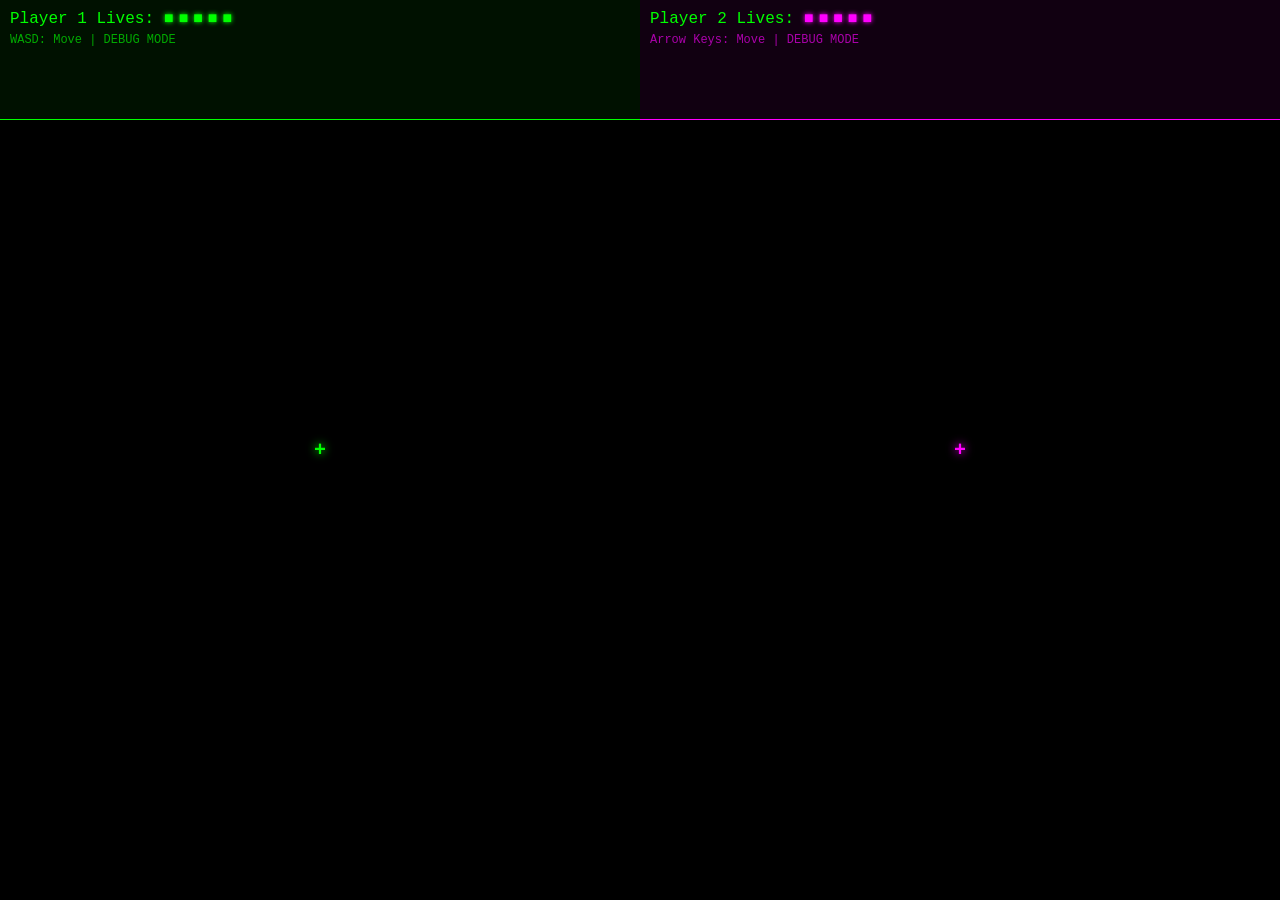
<file: games/3dspace/index-debug.html>
<!DOCTYPE html>
<html lang="en">
<head>
    <meta charset="UTF-8">
    <meta name="viewport" content="width=device-width, initial-scale=1.0">
    <title>3D Space Fighter - Debug</title>
    <link rel="stylesheet" href="style.css">
</head>
<body>
    <div class="game-container">
        <div class="player1-section">
            <div class="hud">
                <div class="life-meter">
                    <span>Player 1 Lives:</span>
                    <div class="lives">
                        <span class="life active">■</span>
                        <span class="life active">■</span>
                        <span class="life active">■</span>
                        <span class="life active">■</span>
                        <span class="life active">■</span>
                    </div>
                </div>
                <div class="controls-info">
                    <div>WASD: Move | DEBUG MODE</div>
                </div>
            </div>
            <canvas id="player1-canvas" width="640" height="480"></canvas>
            <div class="crosshair" id="crosshair1">+</div>
        </div>
        
        <div class="divider"></div>
        
        <div class="player2-section">
            <div class="hud">
                <div class="life-meter">
                    <span>Player 2 Lives:</span>
                    <div class="lives">
                        <span class="life active">■</span>
                        <span class="life active">■</span>
                        <span class="life active">■</span>
                        <span class="life active">■</span>
                        <span class="life active">■</span>
                    </div>
                </div>
                <div class="controls-info">
                    <div>Arrow Keys: Move | DEBUG MODE</div>
                </div>
            </div>
            <canvas id="player2-canvas" width="640" height="480"></canvas>
            <div class="crosshair" id="crosshair2">+</div>
        </div>
    </div>
    
    <script src="vector3d.js"></script>
    <script src="controls.js"></script>
    <script src="debug-simple.js"></script>
</body>
</html>
</file>
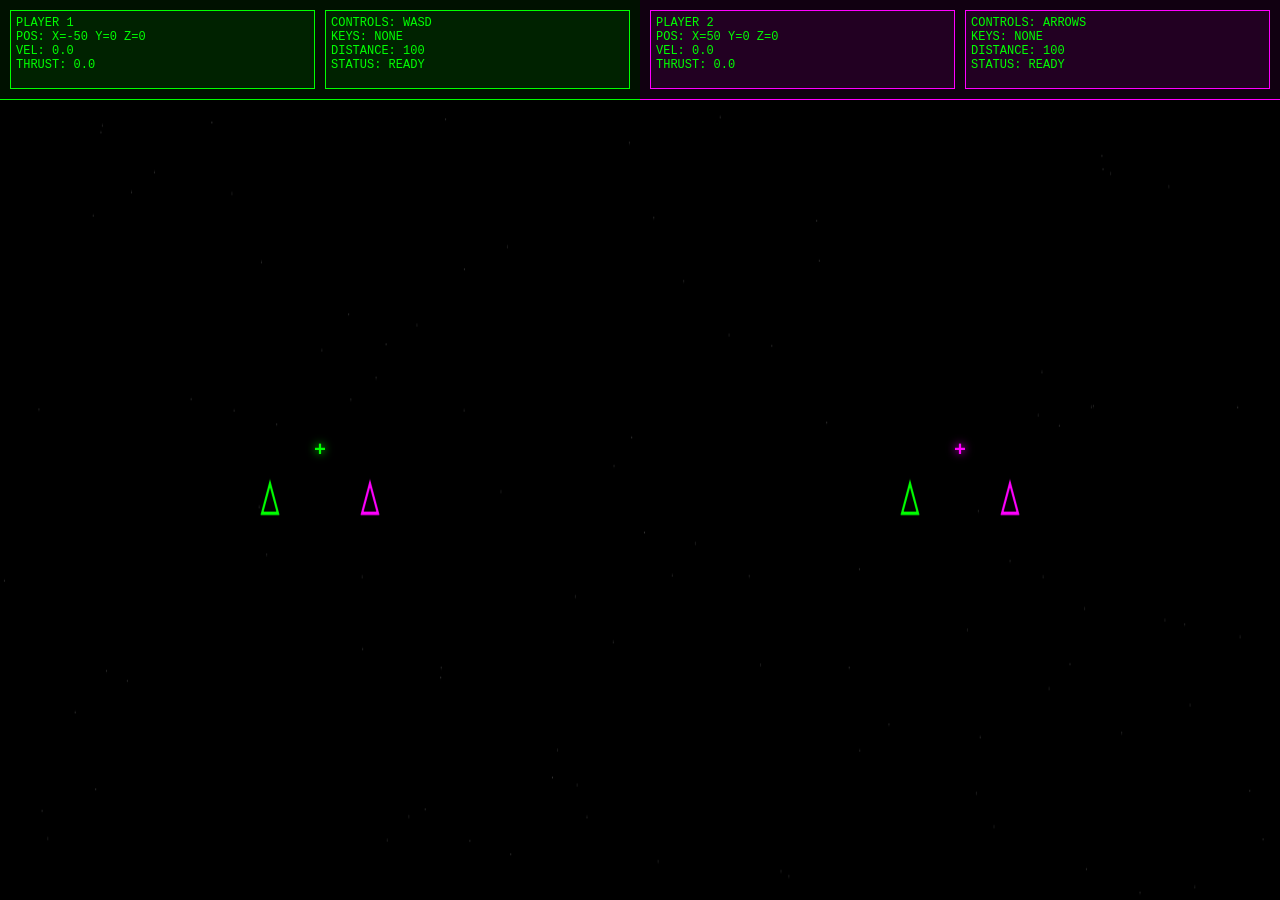
<file: games/3dspace/index-simple.html>
<!DOCTYPE html>
<html lang="en">
<head>
    <meta charset="UTF-8">
    <meta name="viewport" content="width=device-width, initial-scale=1.0">
    <title>3D Space Fighter - Simple Version</title>
    <style>
        * {
            margin: 0;
            padding: 0;
            box-sizing: border-box;
        }

        body {
            background-color: #000;
            color: #0f0;
            font-family: 'Courier New', monospace;
            overflow: hidden;
        }

        .game-container {
            display: flex;
            height: 100vh;
            width: 100vw;
        }

        .player-section {
            flex: 1;
            position: relative;
            display: flex;
            flex-direction: column;
        }

        .divider {
            width: 2px;
            background-color: #0f0;
            box-shadow: 0 0 10px #0f0;
        }

        .hud {
            height: 100px;
            background-color: #001100;
            border-bottom: 1px solid #0f0;
            padding: 10px;
            font-size: 12px;
        }

        .debug-info {
            display: grid;
            grid-template-columns: 1fr 1fr;
            gap: 10px;
            height: 100%;
        }

        .debug-panel {
            background-color: #002200;
            border: 1px solid #0f0;
            padding: 5px;
            overflow: hidden;
        }

        canvas {
            background-color: #000;
            flex: 1;
        }

        .crosshair {
            position: absolute;
            top: 50%;
            left: 50%;
            transform: translate(-50%, -50%);
            color: #0f0;
            font-size: 20px;
            font-weight: bold;
            text-shadow: 0 0 10px #0f0;
            pointer-events: none;
            z-index: 10;
        }

        .player2-section .hud {
            background-color: #110011;
            border-bottom-color: #f0f;
        }

        .player2-section .debug-panel {
            background-color: #220022;
            border-color: #f0f;
        }

        .player2-section .crosshair {
            color: #f0f;
            text-shadow: 0 0 10px #f0f;
        }
    </style>
</head>
<body>
    <div class="game-container">
        <div class="player-section player1-section">
            <div class="hud">
                <div class="debug-info">
                    <div class="debug-panel">
                        <div>PLAYER 1</div>
                        <div>POS: X=<span id="p1x">0</span> Y=<span id="p1y">0</span> Z=<span id="p1z">0</span></div>
                        <div>VEL: <span id="p1vel">0</span></div>
                        <div>THRUST: <span id="p1thrust">0</span></div>
                    </div>
                    <div class="debug-panel">
                        <div>CONTROLS: WASD</div>
                        <div>KEYS: <span id="p1keys">NONE</span></div>
                        <div>DISTANCE: <span id="p1dist">0</span></div>
                        <div>STATUS: <span id="p1status">READY</span></div>
                    </div>
                </div>
            </div>
            <canvas id="canvas1" width="640" height="480"></canvas>
            <div class="crosshair">+</div>
        </div>
        
        <div class="divider"></div>
        
        <div class="player-section player2-section">
            <div class="hud">
                <div class="debug-info">
                    <div class="debug-panel">
                        <div>PLAYER 2</div>
                        <div>POS: X=<span id="p2x">0</span> Y=<span id="p2y">0</span> Z=<span id="p2z">0</span></div>
                        <div>VEL: <span id="p2vel">0</span></div>
                        <div>THRUST: <span id="p2thrust">0</span></div>
                    </div>
                    <div class="debug-panel">
                        <div>CONTROLS: ARROWS</div>
                        <div>KEYS: <span id="p2keys">NONE</span></div>
                        <div>DISTANCE: <span id="p2dist">0</span></div>
                        <div>STATUS: <span id="p2status">READY</span></div>
                    </div>
                </div>
            </div>
            <canvas id="canvas2" width="640" height="480"></canvas>
            <div class="crosshair">+</div>
        </div>
    </div>

    <script>
        console.log('Starting simple 3D space game...');

        // Vector3D class
        class Vector3D {
            constructor(x = 0, y = 0, z = 0) {
                this.x = x;
                this.y = y;
                this.z = z;
            }

            add(other) {
                return new Vector3D(this.x + other.x, this.y + other.y, this.z + other.z);
            }

            subtract(other) {
                return new Vector3D(this.x - other.x, this.y - other.y, this.z - other.z);
            }

            multiply(scalar) {
                return new Vector3D(this.x * scalar, this.y * scalar, this.z * scalar);
            }

            magnitude() {
                return Math.sqrt(this.x * this.x + this.y * this.y + this.z * this.z);
            }

            normalize() {
                const mag = this.magnitude();
                if (mag === 0) return new Vector3D(0, 0, 0);
                return new Vector3D(this.x / mag, this.y / mag, this.z / mag);
            }

            clone() {
                return new Vector3D(this.x, this.y, this.z);
            }

            rotateZ(angle) {
                const cos = Math.cos(angle);
                const sin = Math.sin(angle);
                return new Vector3D(
                    this.x * cos - this.y * sin,
                    this.x * sin + this.y * cos,
                    this.z
                );
            }
        }

        // Simple Ship class
        class Ship {
            constructor(x, y, z, playerId) {
                this.position = new Vector3D(x, y, z);
                this.velocity = new Vector3D(0, 0, 0);
                this.rotation = 0; // Simple 2D rotation for now
                this.thrust = 0;
                this.maxSpeed = 3;
                this.thrustPower = 0.1;
                this.friction = 0.95;
                this.rotationSpeed = 0.02;
                this.playerId = playerId;
                console.log(`Ship ${playerId} created at:`, this.position);
            }

            update() {
                // Apply thrust
                if (this.thrust > 0) {
                    const thrustVector = new Vector3D(0, 1, 0).rotateZ(this.rotation);
                    this.velocity = this.velocity.add(thrustVector.multiply(this.thrustPower * this.thrust));
                }

                // Apply friction
                this.velocity = this.velocity.multiply(this.friction);

                // Limit speed
                if (this.velocity.magnitude() > this.maxSpeed) {
                    this.velocity = this.velocity.normalize().multiply(this.maxSpeed);
                }

                // Update position
                this.position = this.position.add(this.velocity);

                // Simple boundary wrapping
                if (this.position.x > 200) this.position.x = -200;
                if (this.position.x < -200) this.position.x = 200;
                if (this.position.y > 200) this.position.y = -200;
                if (this.position.y < -200) this.position.y = 200;
            }

            distanceTo(other) {
                return this.position.subtract(other.position).magnitude();
            }
        }

        // Simple Input Manager
        class InputManager {
            constructor() {
                this.keys = {};
                this.setupEventListeners();
                console.log('InputManager initialized');
            }

            setupEventListeners() {
                document.addEventListener('keydown', (e) => {
                    this.keys[e.key.toLowerCase()] = true;
                    console.log('Key pressed:', e.key);
                });

                document.addEventListener('keyup', (e) => {
                    this.keys[e.key.toLowerCase()] = false;
                });

                document.addEventListener('blur', () => {
                    this.keys = {};
                });
            }

            isPressed(key) {
                return !!this.keys[key.toLowerCase()];
            }

            getPressedKeys() {
                return Object.keys(this.keys).filter(key => this.keys[key]);
            }
        }

        // Simple Renderer
        class SimpleRenderer {
            constructor(canvas) {
                this.canvas = canvas;
                this.ctx = canvas.getContext('2d');
                this.width = canvas.width;
                this.height = canvas.height;
                this.centerX = this.width / 2;
                this.centerY = this.height / 2;
            }

            clear() {
                this.ctx.clearRect(0, 0, this.width, this.height);
            }

            drawShip(ship, color) {
                const screenX = this.centerX + ship.position.x;
                const screenY = this.centerY - ship.position.y;
                
                // Draw ship as a triangle
                this.ctx.save();
                this.ctx.translate(screenX, screenY);
                this.ctx.rotate(-ship.rotation);
                
                this.ctx.strokeStyle = color;
                this.ctx.lineWidth = 2;
                this.ctx.beginPath();
                this.ctx.moveTo(0, -10);
                this.ctx.lineTo(-8, 8);
                this.ctx.lineTo(8, 8);
                this.ctx.closePath();
                this.ctx.stroke();
                
                // Draw thrust
                if (ship.thrust > 0) {
                    this.ctx.strokeStyle = '#ff0';
                    this.ctx.beginPath();
                    this.ctx.moveTo(-3, 8);
                    this.ctx.lineTo(0, 15);
                    this.ctx.lineTo(3, 8);
                    this.ctx.stroke();
                }
                
                this.ctx.restore();
            }

            drawStars(count) {
                this.ctx.fillStyle = '#333';
                for (let i = 0; i < count; i++) {
                    const x = Math.random() * this.width;
                    const y = Math.random() * this.height;
                    this.ctx.fillRect(x, y, 1, 1);
                }
            }
        }

        // Main Game class
        class SimpleGame {
            constructor() {
                console.log('Initializing SimpleGame...');
                
                this.canvas1 = document.getElementById('canvas1');
                this.canvas2 = document.getElementById('canvas2');
                this.renderer1 = new SimpleRenderer(this.canvas1);
                this.renderer2 = new SimpleRenderer(this.canvas2);
                
                this.inputManager = new InputManager();
                
                this.ship1 = new Ship(-50, 0, 0, 1);
                this.ship2 = new Ship(50, 0, 0, 2);
                
                this.frameCount = 0;
                
                console.log('Game components initialized, starting game loop...');
                this.gameLoop();
            }

            updateControls() {
                // Reset thrust
                this.ship1.thrust = 0;
                this.ship2.thrust = 0;

                // Player 1 controls (WASD)
                if (this.inputManager.isPressed('w')) {
                    this.ship1.thrust = 1;
                    console.log('Player 1 thrust');
                }
                if (this.inputManager.isPressed('s')) {
                    this.ship1.thrust = -0.5;
                }
                if (this.inputManager.isPressed('a')) {
                    this.ship1.rotation += this.ship1.rotationSpeed;
                }
                if (this.inputManager.isPressed('d')) {
                    this.ship1.rotation -= this.ship1.rotationSpeed;
                }

                // Player 2 controls (Arrow keys)
                if (this.inputManager.isPressed('arrowup')) {
                    this.ship2.thrust = 1;
                    console.log('Player 2 thrust');
                }
                if (this.inputManager.isPressed('arrowdown')) {
                    this.ship2.thrust = -0.5;
                }
                if (this.inputManager.isPressed('arrowleft')) {
                    this.ship2.rotation += this.ship2.rotationSpeed;
                }
                if (this.inputManager.isPressed('arrowright')) {
                    this.ship2.rotation -= this.ship2.rotationSpeed;
                }
            }

            updateDebugDisplay() {
                // Player 1 debug info
                document.getElementById('p1x').textContent = Math.round(this.ship1.position.x);
                document.getElementById('p1y').textContent = Math.round(this.ship1.position.y);
                document.getElementById('p1z').textContent = Math.round(this.ship1.position.z);
                document.getElementById('p1vel').textContent = this.ship1.velocity.magnitude().toFixed(1);
                document.getElementById('p1thrust').textContent = this.ship1.thrust.toFixed(1);
                
                // Player 2 debug info
                document.getElementById('p2x').textContent = Math.round(this.ship2.position.x);
                document.getElementById('p2y').textContent = Math.round(this.ship2.position.y);
                document.getElementById('p2z').textContent = Math.round(this.ship2.position.z);
                document.getElementById('p2vel').textContent = this.ship2.velocity.magnitude().toFixed(1);
                document.getElementById('p2thrust').textContent = this.ship2.thrust.toFixed(1);
                
                // Key display
                const pressedKeys = this.inputManager.getPressedKeys();
                const keyDisplay = pressedKeys.length > 0 ? pressedKeys.join(', ') : 'NONE';
                document.getElementById('p1keys').textContent = keyDisplay;
                document.getElementById('p2keys').textContent = keyDisplay;
                
                // Distance
                const distance = Math.round(this.ship1.distanceTo(this.ship2));
                document.getElementById('p1dist').textContent = distance;
                document.getElementById('p2dist').textContent = distance;
            }

            update() {
                this.updateControls();
                this.ship1.update();
                this.ship2.update();
                this.updateDebugDisplay();
                
                this.frameCount++;
                if (this.frameCount % 60 === 0) {
                    console.log('Game running, frame:', this.frameCount);
                }
            }

            render() {
                // Clear both canvases
                this.renderer1.clear();
                this.renderer2.clear();
                
                // Draw starfield
                this.renderer1.drawStars(50);
                this.renderer2.drawStars(50);
                
                // Draw ships on both screens
                this.renderer1.drawShip(this.ship1, '#0f0');
                this.renderer1.drawShip(this.ship2, '#f0f');
                
                this.renderer2.drawShip(this.ship1, '#0f0');
                this.renderer2.drawShip(this.ship2, '#f0f');
            }

            gameLoop() {
                this.update();
                this.render();
                requestAnimationFrame(() => this.gameLoop());
            }
        }

        // Start the game when page loads
        document.addEventListener('DOMContentLoaded', () => {
            console.log('DOM loaded, starting game...');
            window.game = new SimpleGame();
        });

        console.log('Script loaded successfully');
    </script>
</body>
</html>
</file>
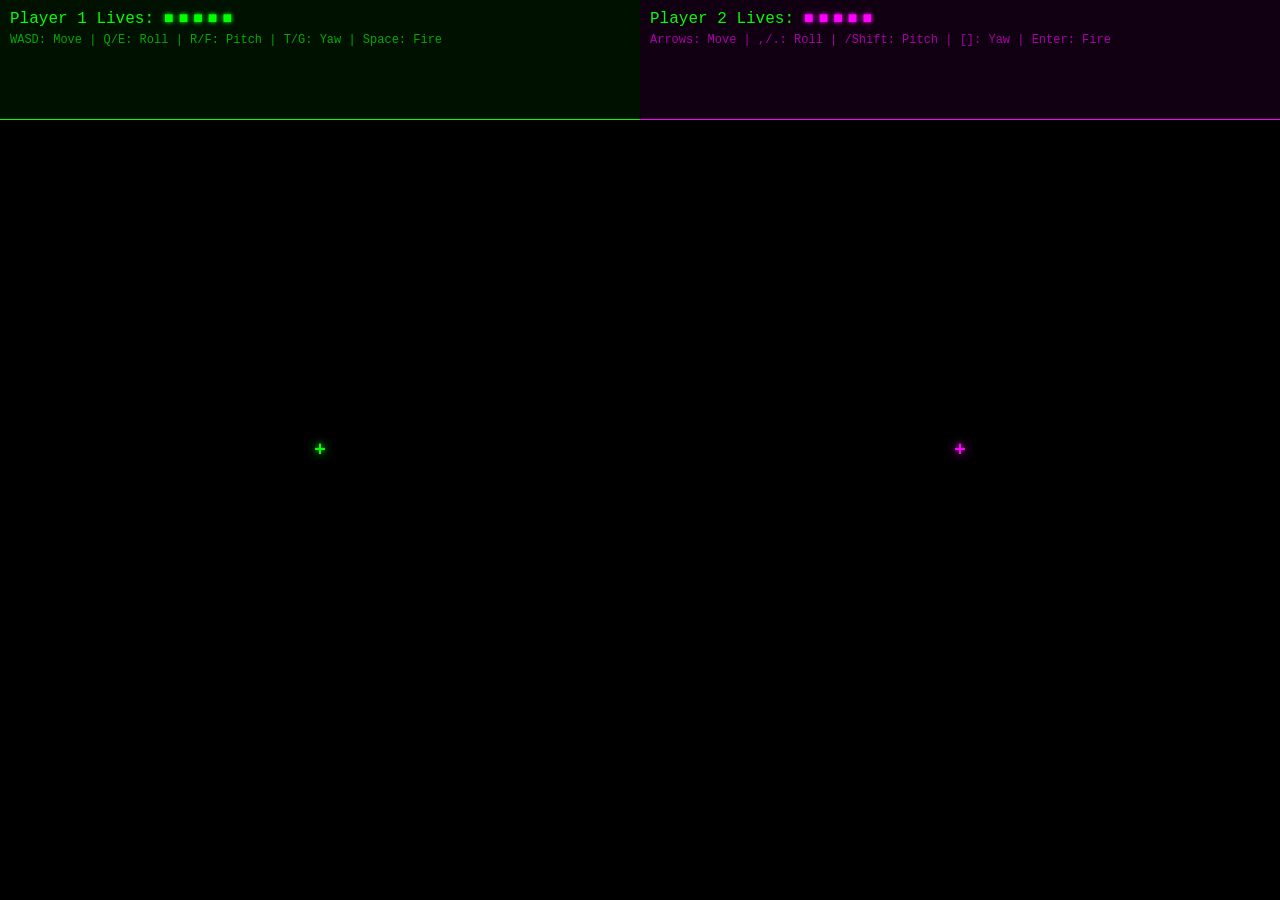
<file: games/3dspace/index-working.html>
<!DOCTYPE html>
<html lang="en">
<head>
    <meta charset="UTF-8">
    <meta name="viewport" content="width=device-width, initial-scale=1.0">
    <title>3D Space Fighter - Working Version</title>
    <link rel="stylesheet" href="style.css">
</head>
<body>
    <div class="game-container">
        <div class="player1-section">
            <div class="hud">
                <div class="life-meter">
                    <span>Player 1 Lives:</span>
                    <div class="lives">
                        <span class="life active">■</span>
                        <span class="life active">■</span>
                        <span class="life active">■</span>
                        <span class="life active">■</span>
                        <span class="life active">■</span>
                    </div>
                </div>
                <div class="controls-info">
                    <div>WASD: Move | Q/E: Roll | R/F: Pitch | T/G: Yaw | Space: Fire</div>
                </div>
            </div>
            <canvas id="player1-canvas" width="640" height="480"></canvas>
            <div class="crosshair" id="crosshair1">+</div>
        </div>
        
        <div class="divider"></div>
        
        <div class="player2-section">
            <div class="hud">
                <div class="life-meter">
                    <span>Player 2 Lives:</span>
                    <div class="lives">
                        <span class="life active">■</span>
                        <span class="life active">■</span>
                        <span class="life active">■</span>
                        <span class="life active">■</span>
                        <span class="life active">■</span>
                    </div>
                </div>
                <div class="controls-info">
                    <div>Arrows: Move | ,/.: Roll | /Shift: Pitch | []: Yaw | Enter: Fire</div>
                </div>
            </div>
            <canvas id="player2-canvas" width="640" height="480"></canvas>
            <div class="crosshair" id="crosshair2">+</div>
        </div>
    </div>
    
    <div class="game-over" id="gameOver" style="display: none;">
        <h2 id="winnerText"></h2>
        <button onclick="restartGame()">Play Again</button>
    </div>
    
    <script src="vector3d.js"></script>
    <script src="ship.js"></script>
    <script src="controls.js"></script>
    <script src="game-fixed.js"></script>
</body>
</html>
</file>
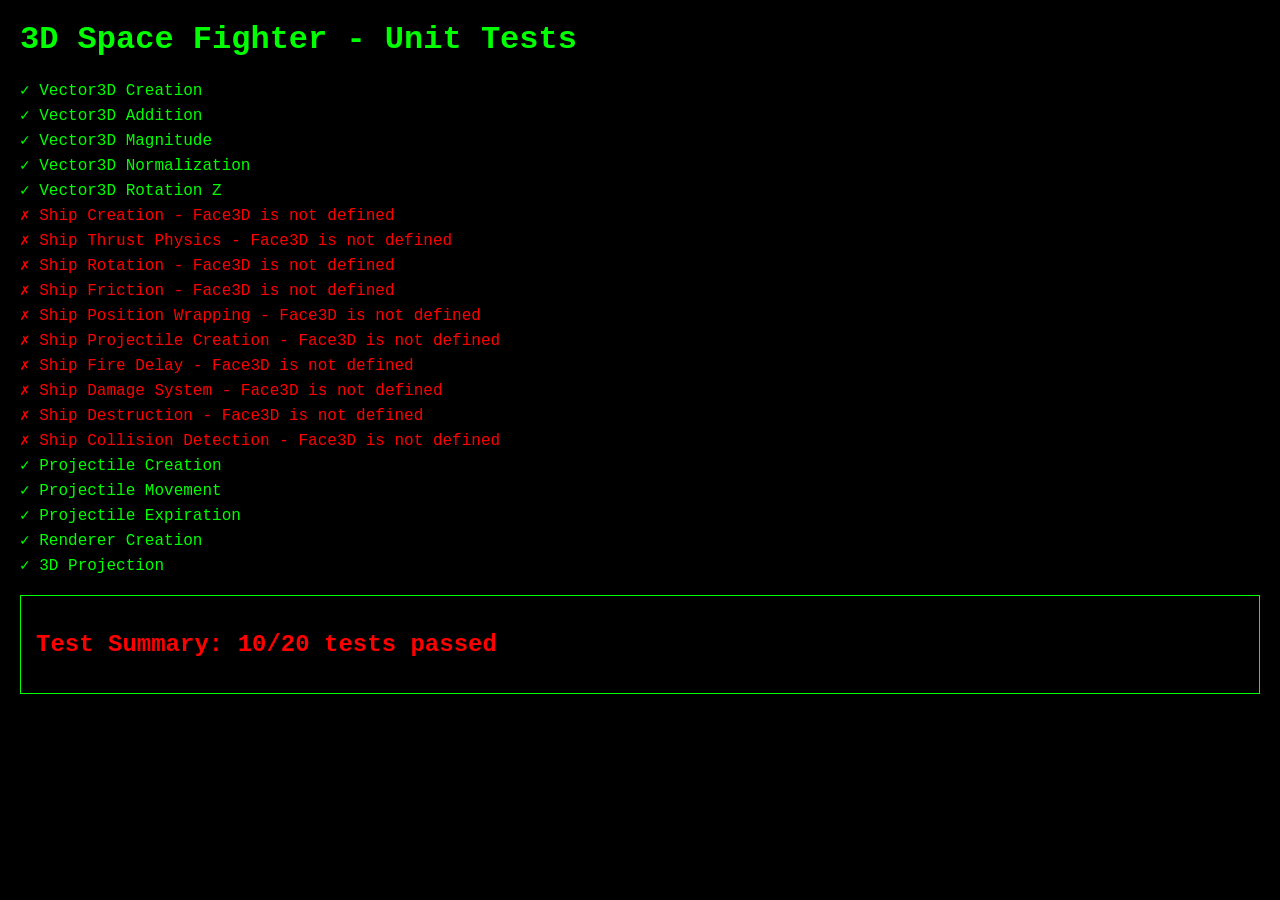
<file: games/3dspace/test.html>
<!DOCTYPE html>
<html lang="en">
<head>
    <meta charset="UTF-8">
    <meta name="viewport" content="width=device-width, initial-scale=1.0">
    <title>3D Space Fighter - Tests</title>
    <style>
        body {
            font-family: 'Courier New', monospace;
            background-color: #000;
            color: #0f0;
            margin: 20px;
        }
        .test-section {
            margin: 20px 0;
            border: 1px solid #0f0;
            padding: 15px;
        }
        .test-pass {
            color: #0f0;
        }
        .test-fail {
            color: #f00;
        }
        .test-result {
            margin: 5px 0;
        }
    </style>
</head>
<body>
    <h1>3D Space Fighter - Unit Tests</h1>
    <div id="test-results"></div>

    <script src="vector3d.js"></script>
    <script src="ship.js"></script>
    <script>
        class TestRunner {
            constructor() {
                this.tests = [];
                this.results = [];
            }

            addTest(name, testFunc) {
                this.tests.push({ name, testFunc });
            }

            runTests() {
                const resultsDiv = document.getElementById('test-results');
                let passCount = 0;
                let totalTests = this.tests.length;

                this.tests.forEach(test => {
                    try {
                        const result = test.testFunc();
                        if (result) {
                            this.logResult(test.name, true, resultsDiv);
                            passCount++;
                        } else {
                            this.logResult(test.name, false, resultsDiv, 'Test returned false');
                        }
                    } catch (error) {
                        this.logResult(test.name, false, resultsDiv, error.message);
                    }
                });

                const summary = document.createElement('div');
                summary.className = 'test-section';
                summary.innerHTML = `<h2>Test Summary: ${passCount}/${totalTests} tests passed</h2>`;
                summary.style.color = passCount === totalTests ? '#0f0' : '#f00';
                resultsDiv.appendChild(summary);
            }

            logResult(testName, passed, container, error = '') {
                const testDiv = document.createElement('div');
                testDiv.className = 'test-result';
                testDiv.innerHTML = `
                    <span class="${passed ? 'test-pass' : 'test-fail'}">
                        ${passed ? '✓' : '✗'} ${testName}
                        ${error ? ` - ${error}` : ''}
                    </span>
                `;
                container.appendChild(testDiv);
            }

            assert(condition, message = 'Assertion failed') {
                if (!condition) {
                    throw new Error(message);
                }
                return true;
            }

            assertAlmostEqual(a, b, tolerance = 0.001, message = 'Values not approximately equal') {
                if (Math.abs(a - b) > tolerance) {
                    throw new Error(`${message}: ${a} != ${b} (tolerance: ${tolerance})`);
                }
                return true;
            }
        }

        const runner = new TestRunner();

        // Vector3D Tests
        runner.addTest('Vector3D Creation', () => {
            const v = new Vector3D(1, 2, 3);
            return runner.assert(v.x === 1 && v.y === 2 && v.z === 3, 'Vector components not set correctly');
        });

        runner.addTest('Vector3D Addition', () => {
            const v1 = new Vector3D(1, 2, 3);
            const v2 = new Vector3D(4, 5, 6);
            const result = v1.add(v2);
            return runner.assert(result.x === 5 && result.y === 7 && result.z === 9, 'Vector addition failed');
        });

        runner.addTest('Vector3D Magnitude', () => {
            const v = new Vector3D(3, 4, 0);
            return runner.assertAlmostEqual(v.magnitude(), 5, 0.001, 'Vector magnitude calculation failed');
        });

        runner.addTest('Vector3D Normalization', () => {
            const v = new Vector3D(3, 4, 0);
            const normalized = v.normalize();
            return runner.assertAlmostEqual(normalized.magnitude(), 1, 0.001, 'Vector normalization failed');
        });

        runner.addTest('Vector3D Rotation Z', () => {
            const v = new Vector3D(1, 0, 0);
            const rotated = v.rotateZ(Math.PI / 2);
            return runner.assertAlmostEqual(rotated.x, 0, 0.001, 'Z rotation failed') &&
                   runner.assertAlmostEqual(rotated.y, 1, 0.001, 'Z rotation failed');
        });

        // Ship Tests
        runner.addTest('Ship Creation', () => {
            const ship = new Ship(10, 20, 30, 1);
            return runner.assert(ship.position.x === 10 && ship.position.y === 20 && ship.position.z === 30, 'Ship position not set correctly') &&
                   runner.assert(ship.lives === 5, 'Ship lives not set correctly') &&
                   runner.assert(ship.playerId === 1, 'Ship player ID not set correctly');
        });

        runner.addTest('Ship Thrust Physics', () => {
            const ship = new Ship(0, 0, 0, 1);
            const initialVelocity = ship.velocity.magnitude();
            ship.thrust = 1;
            ship.update();
            const finalVelocity = ship.velocity.magnitude();
            return runner.assert(finalVelocity > initialVelocity, 'Thrust should increase velocity');
        });

        runner.addTest('Ship Rotation', () => {
            const ship = new Ship(0, 0, 0, 1);
            const initialRotation = ship.rotation.z;
            ship.rotation.z += ship.rotationSpeed;
            return runner.assert(ship.rotation.z > initialRotation, 'Ship rotation should change');
        });

        runner.addTest('Ship Friction', () => {
            const ship = new Ship(0, 0, 0, 1);
            ship.velocity = new Vector3D(5, 0, 0);
            const initialSpeed = ship.velocity.magnitude();
            ship.update();
            const finalSpeed = ship.velocity.magnitude();
            return runner.assert(finalSpeed < initialSpeed, 'Friction should reduce velocity');
        });

        runner.addTest('Ship Position Wrapping', () => {
            const ship = new Ship(250, 0, 0, 1);
            ship.update();
            return runner.assert(ship.position.x < 0, 'Ship should wrap around boundary');
        });

        runner.addTest('Ship Projectile Creation', () => {
            const ship = new Ship(0, 0, 0, 1);
            const initialProjectiles = ship.projectiles.length;
            ship.fire();
            return runner.assert(ship.projectiles.length > initialProjectiles, 'Firing should create projectile');
        });

        runner.addTest('Ship Fire Delay', () => {
            const ship = new Ship(0, 0, 0, 1);
            ship.fire();
            const projectileCount = ship.projectiles.length;
            ship.fire();
            return runner.assert(ship.projectiles.length === projectileCount, 'Fire delay should prevent immediate second shot');
        });

        runner.addTest('Ship Damage System', () => {
            const ship = new Ship(0, 0, 0, 1);
            const initialLives = ship.lives;
            const destroyed = ship.takeDamage();
            return runner.assert(ship.lives === initialLives - 1, 'Damage should reduce lives') &&
                   runner.assert(!destroyed, 'Ship should not be destroyed with remaining lives');
        });

        runner.addTest('Ship Destruction', () => {
            const ship = new Ship(0, 0, 0, 1);
            ship.lives = 1;
            const destroyed = ship.takeDamage();
            return runner.assert(destroyed, 'Ship should be destroyed when lives reach 0');
        });

        runner.addTest('Ship Collision Detection', () => {
            const ship1 = new Ship(0, 0, 0, 1);
            const ship2 = new Ship(5, 0, 0, 2);
            const distance = ship1.distanceTo(ship2);
            return runner.assertAlmostEqual(distance, 5, 0.001, 'Distance calculation failed');
        });

        // Projectile Tests
        runner.addTest('Projectile Creation', () => {
            const pos = new Vector3D(0, 0, 0);
            const vel = new Vector3D(1, 0, 0);
            const projectile = new Projectile(pos, vel, 1);
            return runner.assert(projectile.position.x === 0 && projectile.velocity.x === 1, 'Projectile creation failed') &&
                   runner.assert(projectile.owner === 1, 'Projectile owner not set');
        });

        runner.addTest('Projectile Movement', () => {
            const pos = new Vector3D(0, 0, 0);
            const vel = new Vector3D(1, 0, 0);
            const projectile = new Projectile(pos, vel, 1);
            const initialX = projectile.position.x;
            projectile.update();
            return runner.assert(projectile.position.x > initialX, 'Projectile should move');
        });

        runner.addTest('Projectile Expiration', () => {
            const pos = new Vector3D(0, 0, 0);
            const vel = new Vector3D(1, 0, 0);
            const projectile = new Projectile(pos, vel, 1);
            projectile.life = 1;
            projectile.update();
            return runner.assert(projectile.isExpired(), 'Projectile should expire when life reaches 0');
        });

        // Renderer Tests
        runner.addTest('Renderer Creation', () => {
            const canvas = document.createElement('canvas');
            canvas.width = 640;
            canvas.height = 480;
            const renderer = new Renderer3D(canvas);
            return runner.assert(renderer.width === 640 && renderer.height === 480, 'Renderer dimensions not set correctly');
        });

        runner.addTest('3D Projection', () => {
            const canvas = document.createElement('canvas');
            canvas.width = 640;
            canvas.height = 480;
            const renderer = new Renderer3D(canvas);
            const point3D = new Vector3D(0, 0, 100);
            const projected = renderer.project3D(point3D);
            return runner.assert(projected.x === 320 && projected.y === 240, '3D projection failed');
        });

        document.addEventListener('DOMContentLoaded', () => {
            runner.runTests();
        });
    </script>
</body>
</html>
</file>
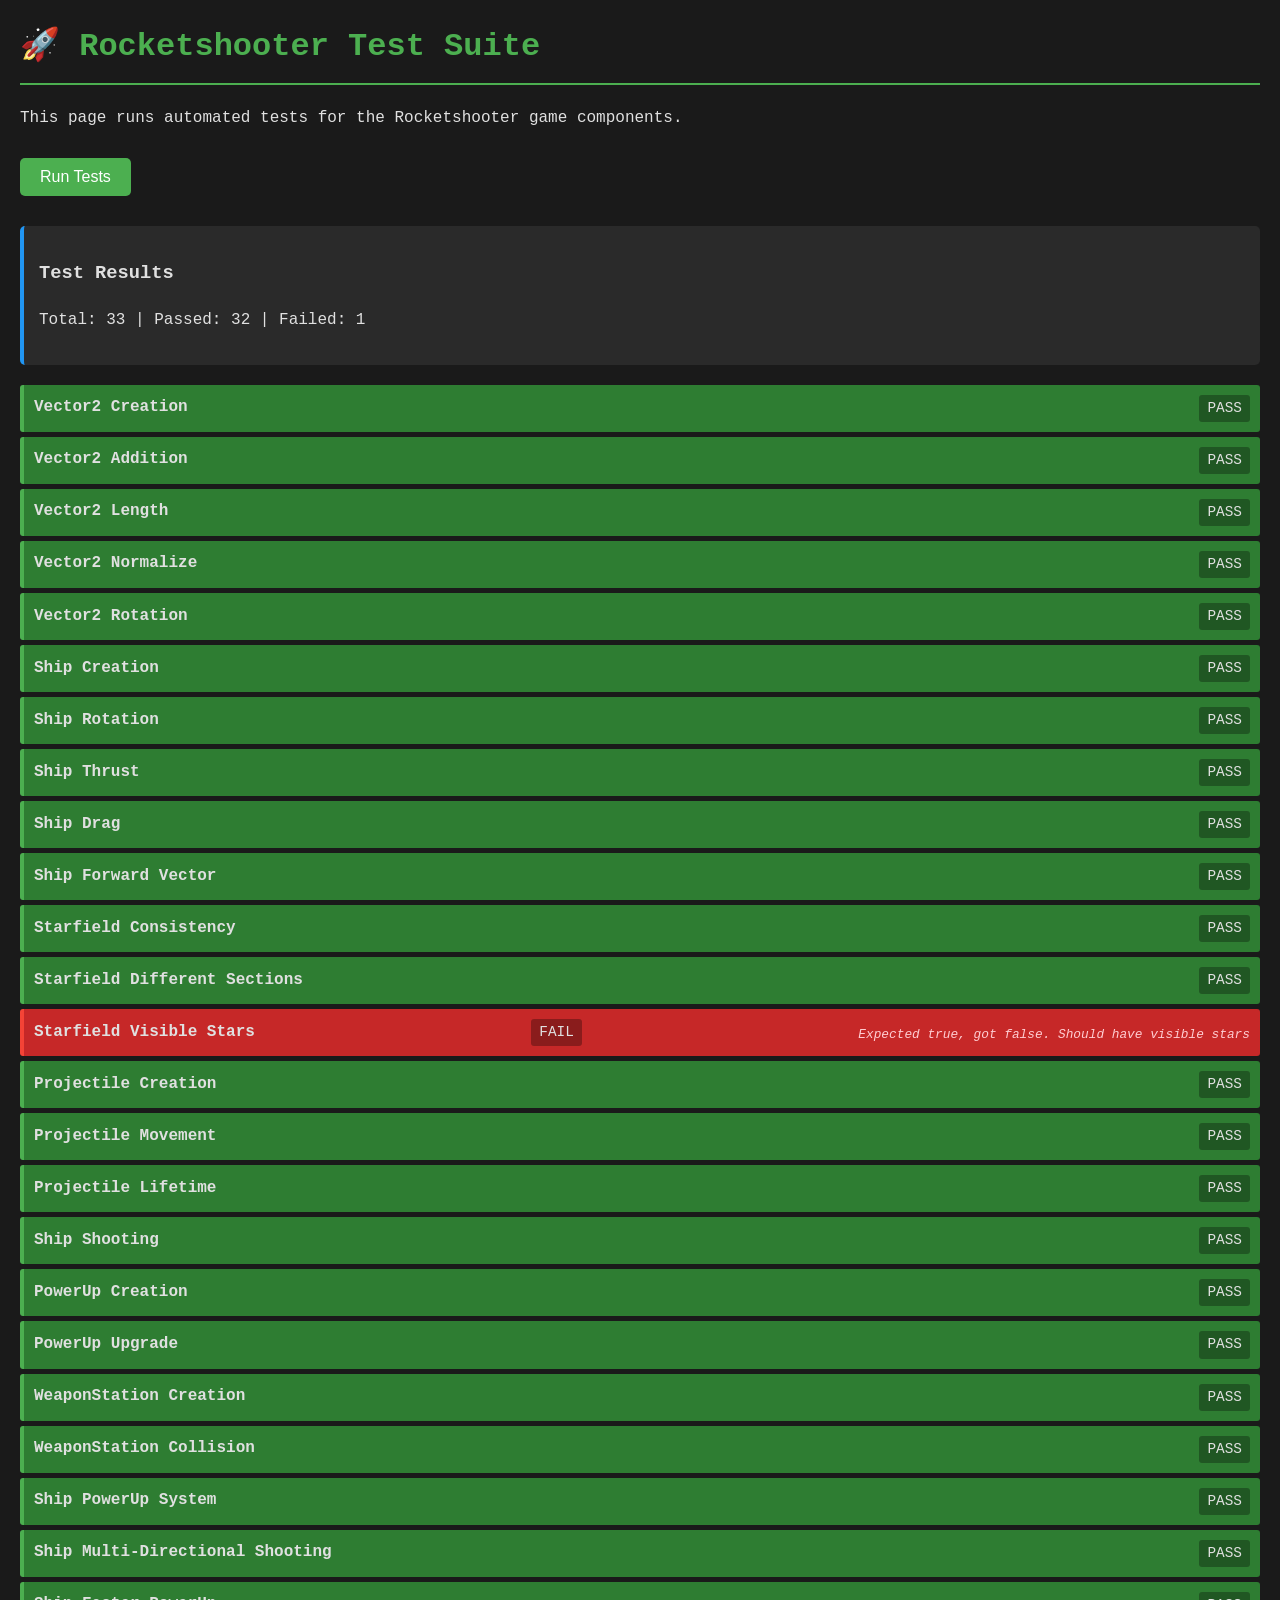
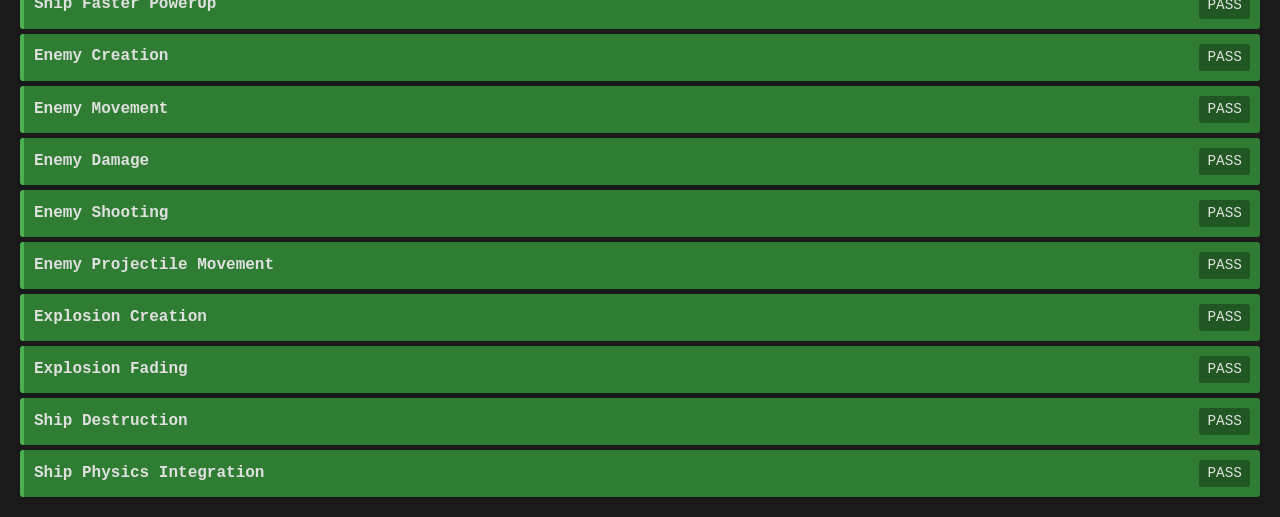
<file: games/rocketshooter/tests.html>
<!DOCTYPE html>
<html lang="en">
<head>
    <meta charset="UTF-8">
    <meta name="viewport" content="width=device-width, initial-scale=1.0">
    <title>Rocketshooter Tests</title>
    <style>
        body {
            font-family: 'Courier New', monospace;
            margin: 20px;
            background: #1a1a1a;
            color: #e0e0e0;
            line-height: 1.6;
        }
        
        h1 {
            color: #4CAF50;
            border-bottom: 2px solid #4CAF50;
            padding-bottom: 10px;
        }
        
        .test-summary {
            background: #2a2a2a;
            padding: 15px;
            border-radius: 5px;
            margin: 20px 0;
            border-left: 4px solid #2196F3;
        }
        
        .test-results {
            list-style: none;
            padding: 0;
        }
        
        .test-results li {
            padding: 10px;
            margin: 5px 0;
            border-radius: 3px;
            display: flex;
            justify-content: space-between;
            align-items: center;
        }
        
        .test-pass {
            background: #2e7d32;
            border-left: 4px solid #4CAF50;
        }
        
        .test-fail {
            background: #c62828;
            border-left: 4px solid #f44336;
        }
        
        .test-name {
            font-weight: bold;
        }
        
        .test-status {
            font-size: 0.9em;
            padding: 2px 8px;
            border-radius: 3px;
            background: rgba(0,0,0,0.3);
        }
        
        .test-error {
            font-size: 0.8em;
            color: #ffcdd2;
            margin-top: 5px;
            font-style: italic;
        }
        
        .run-button {
            background: #4CAF50;
            color: white;
            border: none;
            padding: 10px 20px;
            border-radius: 5px;
            cursor: pointer;
            font-size: 16px;
            margin: 10px 0;
        }
        
        .run-button:hover {
            background: #45a049;
        }
    </style>
</head>
<body>
    <h1>🚀 Rocketshooter Test Suite</h1>
    
    <p>This page runs automated tests for the Rocketshooter game components.</p>
    
    <button class="run-button" onclick="runTests()">Run Tests</button>
    
    <div id="testResults"></div>
    
    <script src="vector.js"></script>
    <script src="ship.js"></script>
    <script src="projectile.js"></script>
    <script src="powerup.js"></script>
    <script src="enemy.js"></script>
    <script src="explosion.js"></script>
    <script src="starfield.js"></script>
    <script src="test-runner.js"></script>
    <script src="tests.js"></script>
    
    <script>
        async function runTests() {
            const runner = new TestRunner();
            
            // Re-register all tests
            // Vector2 tests
            runner.test('Vector2 Creation', testVector2Creation);
            runner.test('Vector2 Addition', testVector2Addition);
            runner.test('Vector2 Length', testVector2Length);
            runner.test('Vector2 Normalize', testVector2Normalize);
            runner.test('Vector2 Rotation', testVector2Rotation);
            
            // Ship tests
            runner.test('Ship Creation', testShipCreation);
            runner.test('Ship Rotation', testShipRotation);
            runner.test('Ship Thrust', testShipThrust);
            runner.test('Ship Drag', testShipDrag);
            runner.test('Ship Forward Vector', testShipForwardVector);
            
            // Starfield tests
            runner.test('Starfield Consistency', testStarfieldConsistency);
            runner.test('Starfield Different Sections', testStarfieldDifferentSections);
            runner.test('Starfield Visible Stars', testStarfieldVisibleStars);
            
            // Projectile tests
            runner.test('Projectile Creation', testProjectileCreation);
            runner.test('Projectile Movement', testProjectileMovement);
            runner.test('Projectile Lifetime', testProjectileLifetime);
            runner.test('Ship Shooting', testShipShooting);
            
            // PowerUp tests
            runner.test('PowerUp Creation', testPowerUpCreation);
            runner.test('PowerUp Upgrade', testPowerUpUpgrade);
            runner.test('WeaponStation Creation', testWeaponStationCreation);
            runner.test('WeaponStation Collision', testWeaponStationCollision);
            runner.test('Ship PowerUp System', testShipPowerUpSystem);
            runner.test('Ship Multi-Directional Shooting', testShipMultiDirectionalShooting);
            runner.test('Ship Faster PowerUp', testShipFasterPowerUp);
            
            // Enemy tests
            runner.test('Enemy Creation', testEnemyCreation);
            runner.test('Enemy Movement', testEnemyMovement);
            runner.test('Enemy Damage', testEnemyDamage);
            runner.test('Enemy Shooting', testEnemyShooting);
            runner.test('Enemy Projectile Movement', testEnemyProjectileMovement);
            runner.test('Explosion Creation', testExplosionCreation);
            runner.test('Explosion Fading', testExplosionFading);
            runner.test('Ship Destruction', testShipDestruction);
            
            // Integration tests
            runner.test('Ship Physics Integration', testShipPhysicsIntegration);
            
            await runner.run();
            runner.displayResults();
        }
    </script>
</body>
</html>
</file>
<file: styles.css>
* {
    margin: 0;
    padding: 0;
    box-sizing: border-box;
}

body {
    font-family: -apple-system, BlinkMacSystemFont, 'Segoe UI', Roboto, Oxygen, Ubuntu, Cantarell, sans-serif;
    background: linear-gradient(135deg, #667eea 0%, #764ba2 100%);
    min-height: 100vh;
    color: #333;
    line-height: 1.6;
}

.container {
    max-width: 1200px;
    margin: 0 auto;
    padding: 2rem;
}

header {
    text-align: center;
    color: white;
    margin-bottom: 3rem;
}

header h1 {
    font-size: 3rem;
    font-weight: 700;
    margin-bottom: 0.5rem;
    text-shadow: 2px 2px 4px rgba(0, 0, 0, 0.3);
}

.subtitle {
    font-size: 1.2rem;
    opacity: 0.9;
}

.games-grid {
    display: grid;
    grid-template-columns: repeat(auto-fill, minmax(300px, 1fr));
    gap: 2rem;
    margin-bottom: 3rem;
}

.game-card {
    background: white;
    border-radius: 12px;
    padding: 2rem;
    box-shadow: 0 4px 6px rgba(0, 0, 0, 0.1);
    transition: transform 0.3s ease, box-shadow 0.3s ease;
    display: flex;
    flex-direction: column;
    align-items: center;
}

.game-card:hover {
    transform: translateY(-5px);
    box-shadow: 0 8px 12px rgba(0, 0, 0, 0.15);
}

.game-thumbnail {
    width: 100%;
    height: 200px;
    background: linear-gradient(135deg, #667eea 0%, #764ba2 100%);
    border-radius: 8px;
    display: flex;
    align-items: center;
    justify-content: center;
    margin-bottom: 1.5rem;
}

.game-icon {
    font-size: 5rem;
}

.game-card h2 {
    font-size: 1.5rem;
    margin-bottom: 0.75rem;
    color: #333;
    text-align: center;
}

.game-card p {
    color: #666;
    margin-bottom: 1.5rem;
    text-align: center;
    flex-grow: 1;
}

.play-button {
    background: linear-gradient(135deg, #667eea 0%, #764ba2 100%);
    color: white;
    padding: 0.75rem 2rem;
    border-radius: 25px;
    text-decoration: none;
    font-weight: 600;
    transition: transform 0.2s ease, box-shadow 0.2s ease;
    display: inline-block;
}

.play-button:hover {
    transform: scale(1.05);
    box-shadow: 0 4px 8px rgba(0, 0, 0, 0.2);
}

footer {
    text-align: center;
    color: white;
    padding: 2rem 0;
    opacity: 0.8;
}

.visitor-counter {
    margin-top: 1rem;
    font-size: 0.9rem;
}

@media (max-width: 768px) {
    header h1 {
        font-size: 2rem;
    }

    .games-grid {
        grid-template-columns: 1fr;
    }
}
</file>
<file: games/3dspace/style.css>
* {
    margin: 0;
    padding: 0;
    box-sizing: border-box;
}

body {
    background-color: #000;
    color: #0f0;
    font-family: 'Courier New', monospace;
    overflow: hidden;
}

.game-container {
    display: flex;
    height: 100vh;
    width: 100vw;
}

.player1-section, .player2-section {
    flex: 1;
    position: relative;
    display: flex;
    flex-direction: column;
}

.divider {
    width: 2px;
    background-color: #0f0;
    box-shadow: 0 0 10px #0f0;
}

.hud {
    height: 120px;
    background-color: #001100;
    border-bottom: 1px solid #0f0;
    padding: 10px;
    display: flex;
    flex-direction: column;
    gap: 5px;
}

.hud-row {
    display: flex;
    justify-content: space-between;
    align-items: center;
}

.debug-panel {
    background-color: #002200;
    border: 1px solid #0f0;
    padding: 8px;
    font-size: 10px;
    line-height: 1.2;
    min-width: 200px;
}

.health-gauge {
    display: flex;
    align-items: center;
    gap: 10px;
}

.health-bar {
    width: 100px;
    height: 15px;
    border: 1px solid #0f0;
    background-color: #000;
    position: relative;
}

.health-fill {
    height: 100%;
    background: linear-gradient(90deg, #0f0 0%, #ff0 50%, #f00 100%);
    transition: width 0.3s ease;
}

.targeting-arrow {
    position: absolute;
    font-size: 24px;
    color: #f00;
    font-weight: bold;
    text-shadow: 0 0 10px #f00;
    pointer-events: none;
    z-index: 5;
}

.life-meter {
    display: flex;
    align-items: center;
    gap: 10px;
}

.lives {
    display: flex;
    gap: 5px;
}

.life {
    color: #0f0;
    font-size: 16px;
    text-shadow: 0 0 5px #0f0;
}

.life.inactive {
    color: #333;
    text-shadow: none;
}

.controls-info {
    font-size: 12px;
    color: #0a0;
}

canvas {
    background-color: #000;
    flex: 1;
    cursor: none;
}

.crosshair {
    position: absolute;
    top: 50%;
    left: 50%;
    transform: translate(-50%, -50%);
    color: #0f0;
    font-size: 20px;
    font-weight: bold;
    text-shadow: 0 0 10px #0f0;
    pointer-events: none;
    z-index: 10;
}

.game-over {
    position: fixed;
    top: 50%;
    left: 50%;
    transform: translate(-50%, -50%);
    background-color: #001100;
    border: 2px solid #0f0;
    padding: 40px;
    text-align: center;
    z-index: 1000;
    box-shadow: 0 0 20px #0f0;
}

.game-over h2 {
    color: #0f0;
    margin-bottom: 20px;
    font-size: 32px;
    text-shadow: 0 0 10px #0f0;
}

.game-over button {
    background-color: #000;
    color: #0f0;
    border: 1px solid #0f0;
    padding: 10px 20px;
    font-family: 'Courier New', monospace;
    font-size: 16px;
    cursor: pointer;
    transition: all 0.3s ease;
}

.game-over button:hover {
    background-color: #0f0;
    color: #000;
    box-shadow: 0 0 10px #0f0;
}

.player2-section .hud {
    background-color: #110011;
    border-bottom-color: #f0f;
}

.player2-section .life {
    color: #f0f;
    text-shadow: 0 0 5px #f0f;
}

.player2-section .controls-info {
    color: #a0a;
}

.player2-section .crosshair {
    color: #f0f;
    text-shadow: 0 0 10px #f0f;
}

.player2-section .divider {
    background-color: #f0f;
    box-shadow: 0 0 10px #f0f;
}
</file>
